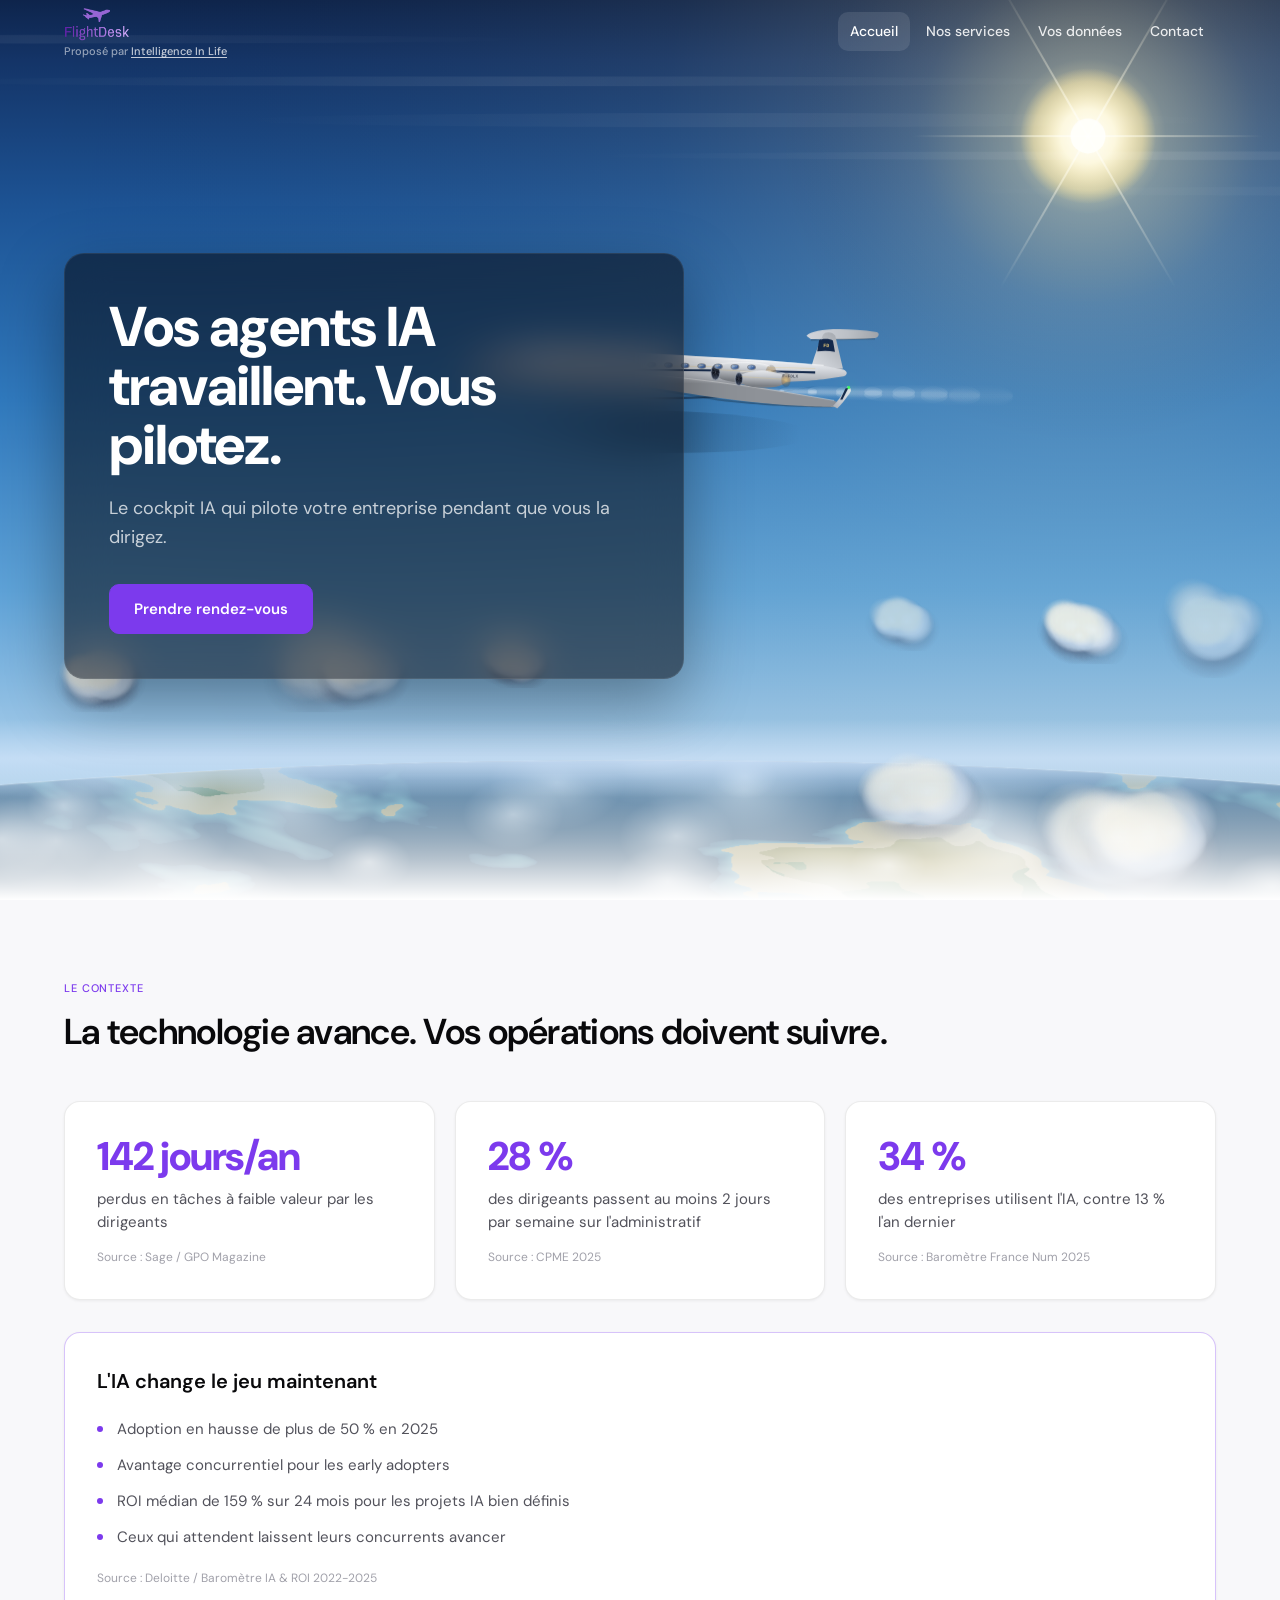
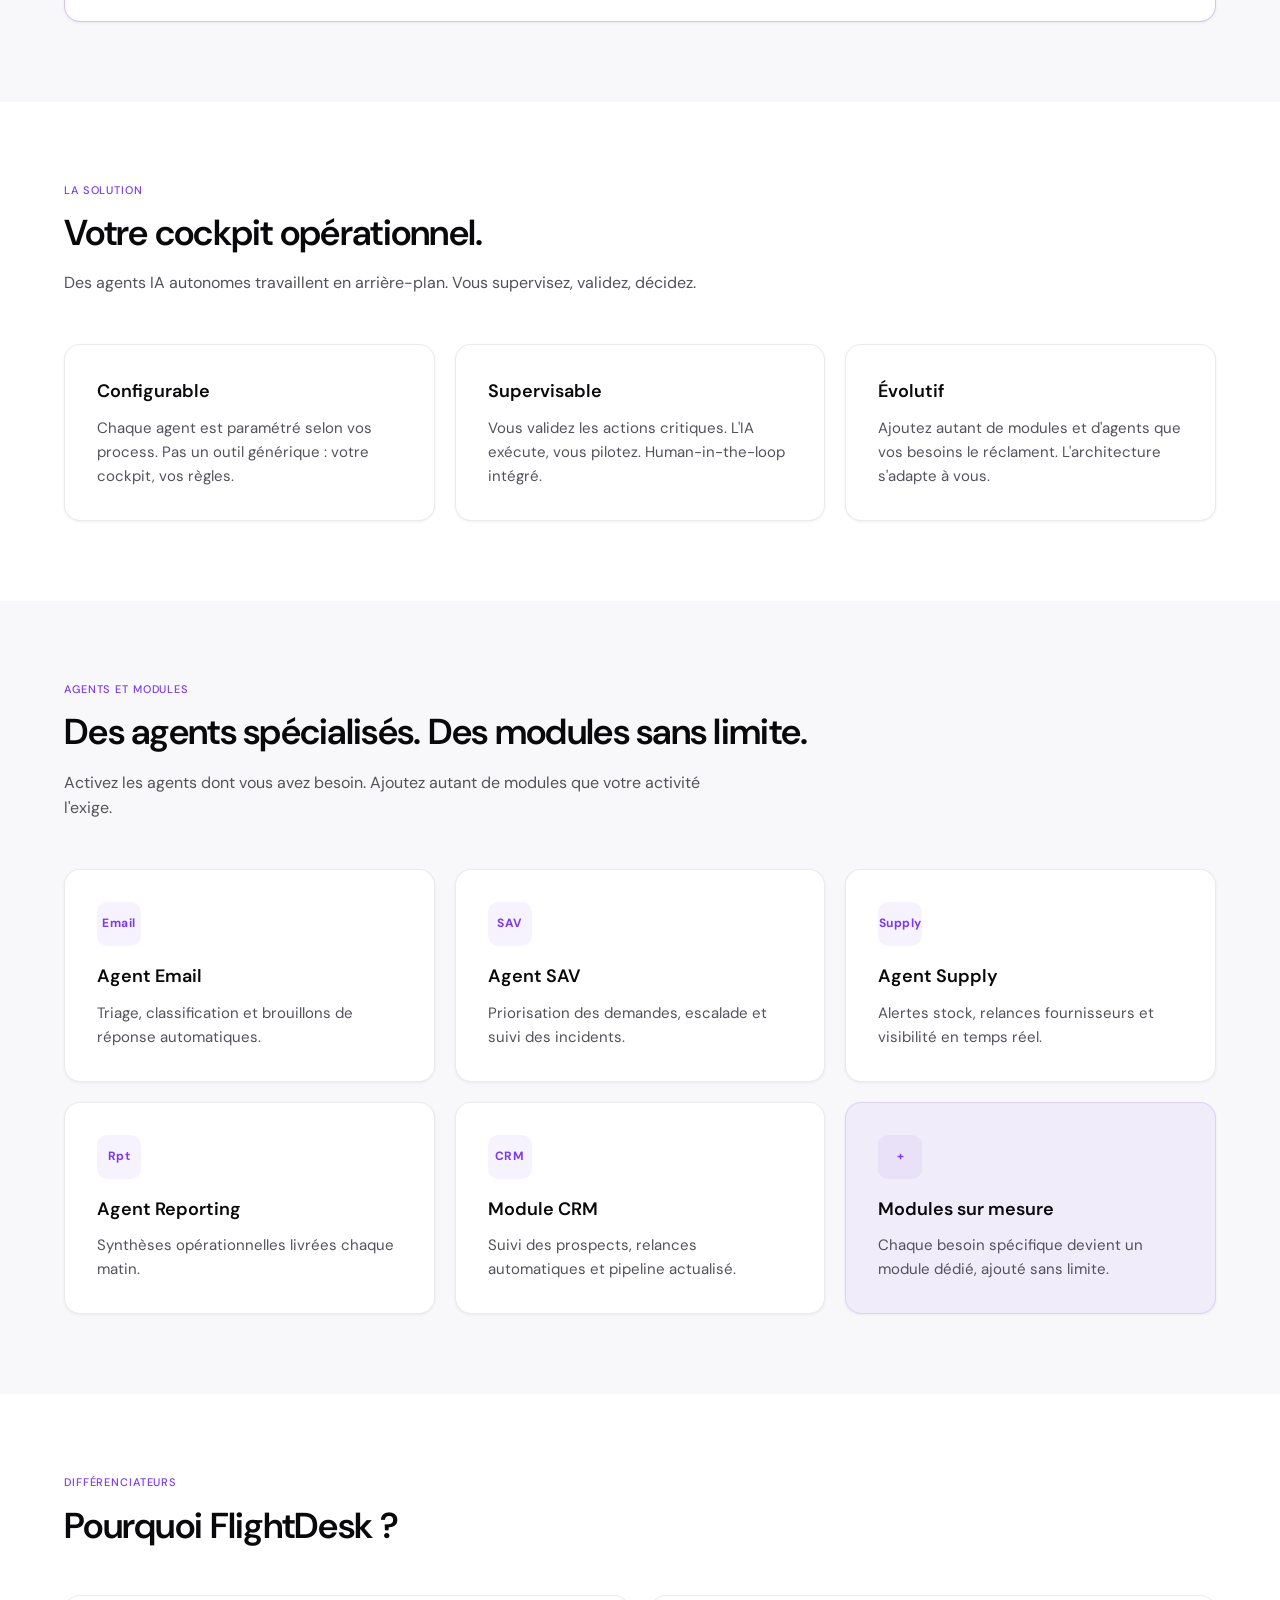
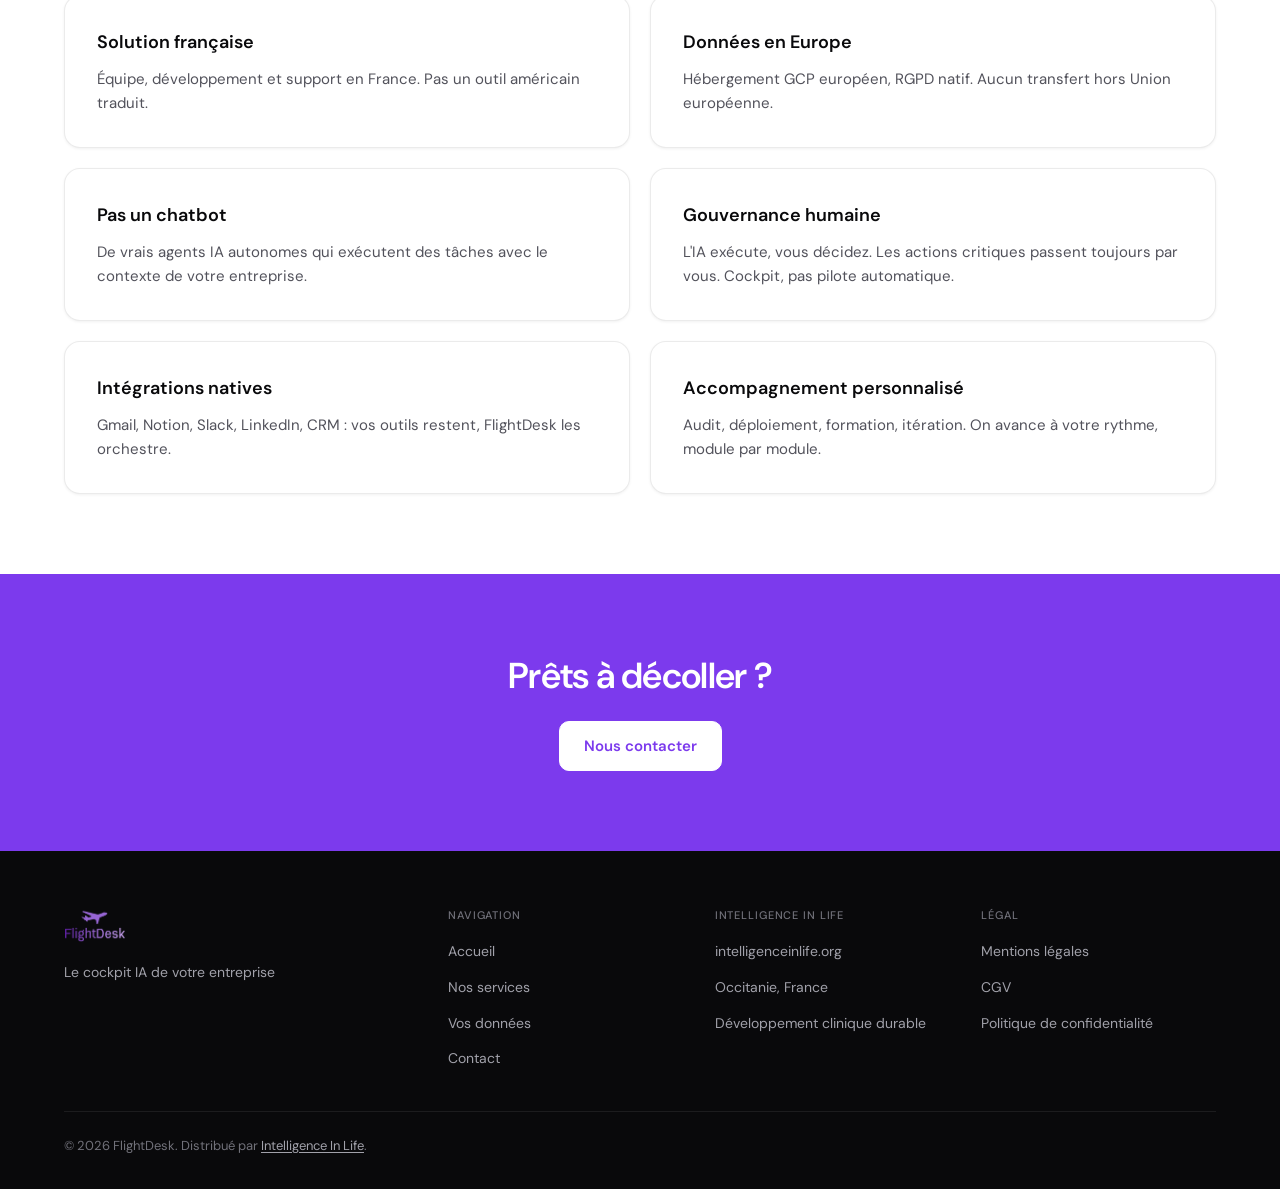
<file: index.html>
<!DOCTYPE html>
<html lang="fr">
<head>
  <meta charset="UTF-8">
  <meta name="viewport" content="width=device-width, initial-scale=1.0">
  <title>FlightDesk | Le cockpit IA de votre entreprise</title>
  <meta name="description" content="FlightDesk pilote vos opérations avec des agents IA configurables, supervisables et évolutifs. Solution française, données en Europe.">
  <link rel="icon" type="image/png" href="favicon.png">
  <link rel="icon" type="image/x-icon" href="favicon.ico">
  <link rel="preconnect" href="https://fonts.googleapis.com">
  <link rel="preconnect" href="https://fonts.gstatic.com" crossorigin>
  <link href="https://fonts.googleapis.com/css2?family=DM+Sans:ital,opsz,wght@0,9..40,300..800;1,9..40,300..800&display=swap" rel="stylesheet">
  <link rel="stylesheet" href="style.css">
</head>
<body class="page-home">

<header class="site-header">
  <div class="header-inner">
    <div class="header-brand-group">
      <a href="index.html" class="logo">
        <img src="assets/logo-flightdesk.png" alt="FlightDesk" height="40">
      </a>
      <p class="header-partner">Proposé par <a href="https://www.intelligenceinlife.org/" target="_blank" rel="noopener noreferrer">Intelligence In Life</a></p>
    </div>
    <button class="nav-toggle" type="button" aria-expanded="false" aria-controls="site-nav" aria-label="Menu">
      <span></span><span></span><span></span>
    </button>
    <nav id="site-nav" class="site-nav" aria-label="Principale">
      <ul class="nav-list">
        <li><a href="index.html" class="is-active">Accueil</a></li>
        <li><a href="services.html">Nos services</a></li>
        <li><a href="securite.html">Vos données</a></li>
        <li><a href="contact.html">Contact</a></li>
      </ul>
    </nav>
  </div>
</header>

<main>
  <section id="hero" class="hero">
    <div class="hero-media" aria-hidden="true">
      <div class="hero-media-fallback">
        <svg class="hero-fallback-jet" viewBox="0 0 560 120" xmlns="http://www.w3.org/2000/svg" aria-hidden="true">
          <g fill="#f2f4f7" opacity="0.9">
            <ellipse cx="280" cy="60" rx="240" ry="18"/>
            <path d="M 40 52 Q 60 32 100 32 L 420 48 L 460 52 L 460 68 L 100 72 Q 50 72 40 52 Z"/>
            <path d="M 180 52 L 380 88 L 400 92 L 400 98 L 220 78 Z" fill="#a8acb2"/>
            <path d="M 400 52 L 420 8 L 440 10 L 450 58 Z" fill="#c0c4cb"/>
          </g>
          <g stroke="#ffffff" stroke-width="3" opacity="0.35" fill="none">
            <line x1="460" y1="54" x2="550" y2="52"/>
            <line x1="460" y1="68" x2="550" y2="70"/>
          </g>
        </svg>
      </div>
      <div class="hero-media-shield" aria-hidden="true"></div>
    </div>
    <div class="hero-bottom-fade" aria-hidden="true"></div>
    <div class="hero-inner">
      <div class="hero-copy">
        <h1>Vos agents IA travaillent. Vous pilotez.</h1>
        <p class="hero-sub">Le cockpit IA qui pilote votre entreprise pendant que vous la dirigez.</p>
        <div class="hero-cta-row">
          <a href="contact.html" class="btn btn-primary">Prendre rendez-vous</a>
        </div>
      </div>
    </div>
  </section>

  <section id="contexte" class="section-alt fade-up">
    <div class="container">
      <div class="section-header">
        <div class="section-label">Le contexte</div>
        <h2 class="section-title">La technologie avance. Vos opérations doivent suivre.</h2>
      </div>
      <div class="stats-grid stagger-children">
        <div class="stat-card">
          <div class="stat-value">142 jours/an</div>
          <div class="stat-label">perdus en tâches à faible valeur par les dirigeants</div>
          <div class="stat-source">Source : Sage / GPO Magazine</div>
        </div>
        <div class="stat-card">
          <div class="stat-value">28&nbsp;%</div>
          <div class="stat-label">des dirigeants passent au moins 2 jours par semaine sur l'administratif</div>
          <div class="stat-source">Source : CPME 2025</div>
        </div>
        <div class="stat-card">
          <div class="stat-value">34&nbsp;%</div>
          <div class="stat-label">des entreprises utilisent l'IA, contre 13&nbsp;% l'an dernier</div>
          <div class="stat-source">Source : Baromètre France Num 2025</div>
        </div>
      </div>
      <div class="highlight-box fade-up">
        <h3>L'IA change le jeu maintenant</h3>
        <ul class="highlight-list">
          <li>Adoption en hausse de plus de 50&nbsp;% en 2025</li>
          <li>Avantage concurrentiel pour les early adopters</li>
          <li>ROI médian de 159&nbsp;% sur 24 mois pour les projets IA bien définis</li>
          <li>Ceux qui attendent laissent leurs concurrents avancer</li>
        </ul>
        <p class="highlight-source">Source : Deloitte / Baromètre IA &amp; ROI 2022-2025</p>
      </div>
    </div>
  </section>

  <section id="solution" class="section fade-up">
    <div class="container">
      <div class="section-header">
        <div class="section-label">La solution</div>
        <h2 class="section-title">Votre cockpit opérationnel.</h2>
        <p class="section-lead">Des agents IA autonomes travaillent en arrière-plan. Vous supervisez, validez, décidez.</p>
      </div>
      <div class="cards-grid cols-3 stagger-children">
        <article class="card">
          <h3>Configurable</h3>
          <p>Chaque agent est paramétré selon vos process. Pas un outil générique : votre cockpit, vos règles.</p>
        </article>
        <article class="card">
          <h3>Supervisable</h3>
          <p>Vous validez les actions critiques. L'IA exécute, vous pilotez. Human-in-the-loop intégré.</p>
        </article>
        <article class="card">
          <h3>Évolutif</h3>
          <p>Ajoutez autant de modules et d'agents que vos besoins le réclament. L'architecture s'adapte à vous.</p>
        </article>
      </div>
    </div>
  </section>

  <section id="agents" class="section-alt fade-up">
    <div class="container">
      <div class="section-header">
        <div class="section-label">Agents et modules</div>
        <h2 class="section-title">Des agents spécialisés. Des modules sans limite.</h2>
        <p class="section-lead">Activez les agents dont vous avez besoin. Ajoutez autant de modules que votre activité l'exige.</p>
      </div>
      <div class="cards-grid cols-3 stagger-children">
        <article class="card">
          <div class="card-icon">Email</div>
          <h3>Agent Email</h3>
          <p>Triage, classification et brouillons de réponse automatiques.</p>
        </article>
        <article class="card">
          <div class="card-icon">SAV</div>
          <h3>Agent SAV</h3>
          <p>Priorisation des demandes, escalade et suivi des incidents.</p>
        </article>
        <article class="card">
          <div class="card-icon">Supply</div>
          <h3>Agent Supply</h3>
          <p>Alertes stock, relances fournisseurs et visibilité en temps réel.</p>
        </article>
        <article class="card">
          <div class="card-icon">Rpt</div>
          <h3>Agent Reporting</h3>
          <p>Synthèses opérationnelles livrées chaque matin.</p>
        </article>
        <article class="card">
          <div class="card-icon">CRM</div>
          <h3>Module CRM</h3>
          <p>Suivi des prospects, relances automatiques et pipeline actualisé.</p>
        </article>
        <article class="card card-featured">
          <div class="card-icon">+</div>
          <h3>Modules sur mesure</h3>
          <p>Chaque besoin spécifique devient un module dédié, ajouté sans limite.</p>
        </article>
      </div>
    </div>
  </section>

  <section id="pourquoi" class="section fade-up">
    <div class="container">
      <div class="section-header">
        <div class="section-label">Différenciateurs</div>
        <h2 class="section-title">Pourquoi FlightDesk ?</h2>
      </div>
      <div class="cards-grid cols-2 stagger-children">
        <article class="card">
          <h3>Solution française</h3>
          <p>Équipe, développement et support en France. Pas un outil américain traduit.</p>
        </article>
        <article class="card">
          <h3>Données en Europe</h3>
          <p>Hébergement GCP européen, RGPD natif. Aucun transfert hors Union européenne.</p>
        </article>
        <article class="card">
          <h3>Pas un chatbot</h3>
          <p>De vrais agents IA autonomes qui exécutent des tâches avec le contexte de votre entreprise.</p>
        </article>
        <article class="card">
          <h3>Gouvernance humaine</h3>
          <p>L'IA exécute, vous décidez. Les actions critiques passent toujours par vous. Cockpit, pas pilote automatique.</p>
        </article>
        <article class="card">
          <h3>Intégrations natives</h3>
          <p>Gmail, Notion, Slack, LinkedIn, CRM : vos outils restent, FlightDesk les orchestre.</p>
        </article>
        <article class="card">
          <h3>Accompagnement personnalisé</h3>
          <p>Audit, déploiement, formation, itération. On avance à votre rythme, module par module.</p>
        </article>
      </div>
    </div>
  </section>

  <section class="cta-violet fade-up">
    <div class="container">
      <h2 class="section-title">Prêts à décoller ?</h2>
      <a href="contact.html" class="btn btn-white">Nous contacter</a>
    </div>
  </section>
</main>

<footer class="site-footer">
  <div class="container">
    <div class="footer-grid footer-grid-extended">
      <div class="footer-brand">
        <a href="index.html" class="logo">
          <img src="assets/logo-flightdesk.png" alt="FlightDesk" height="36">
        </a>
        <p class="footer-tagline">Le cockpit IA de votre entreprise</p>
      </div>
      <div class="footer-links">
        <h4>Navigation</h4>
        <ul>
          <li><a href="index.html">Accueil</a></li>
          <li><a href="services.html">Nos services</a></li>
          <li><a href="securite.html">Vos données</a></li>
          <li><a href="contact.html">Contact</a></li>
        </ul>
      </div>
      <div class="footer-links footer-contact">
        <h4>Intelligence In Life</h4>
        <ul>
          <li><a href="https://www.intelligenceinlife.org/" target="_blank" rel="noopener noreferrer">intelligenceinlife.org</a></li>
          <li><span>Occitanie, France</span></li>
          <li><span>Développement clinique durable</span></li>
        </ul>
      </div>
      <div class="footer-links">
        <h4>Légal</h4>
        <ul>
          <li><a href="#">Mentions légales</a></li>
          <li><a href="#">CGV</a></li>
          <li><a href="#">Politique de confidentialité</a></li>
        </ul>
      </div>
    </div>
    <div class="footer-bottom">
      <span>© 2026 FlightDesk. Distribué par <a href="https://www.intelligenceinlife.org/" target="_blank" rel="noopener noreferrer">Intelligence In Life</a>.</span>
    </div>
  </div>
</footer>

<script src="main.js"></script>
</body>
</html>
</file>
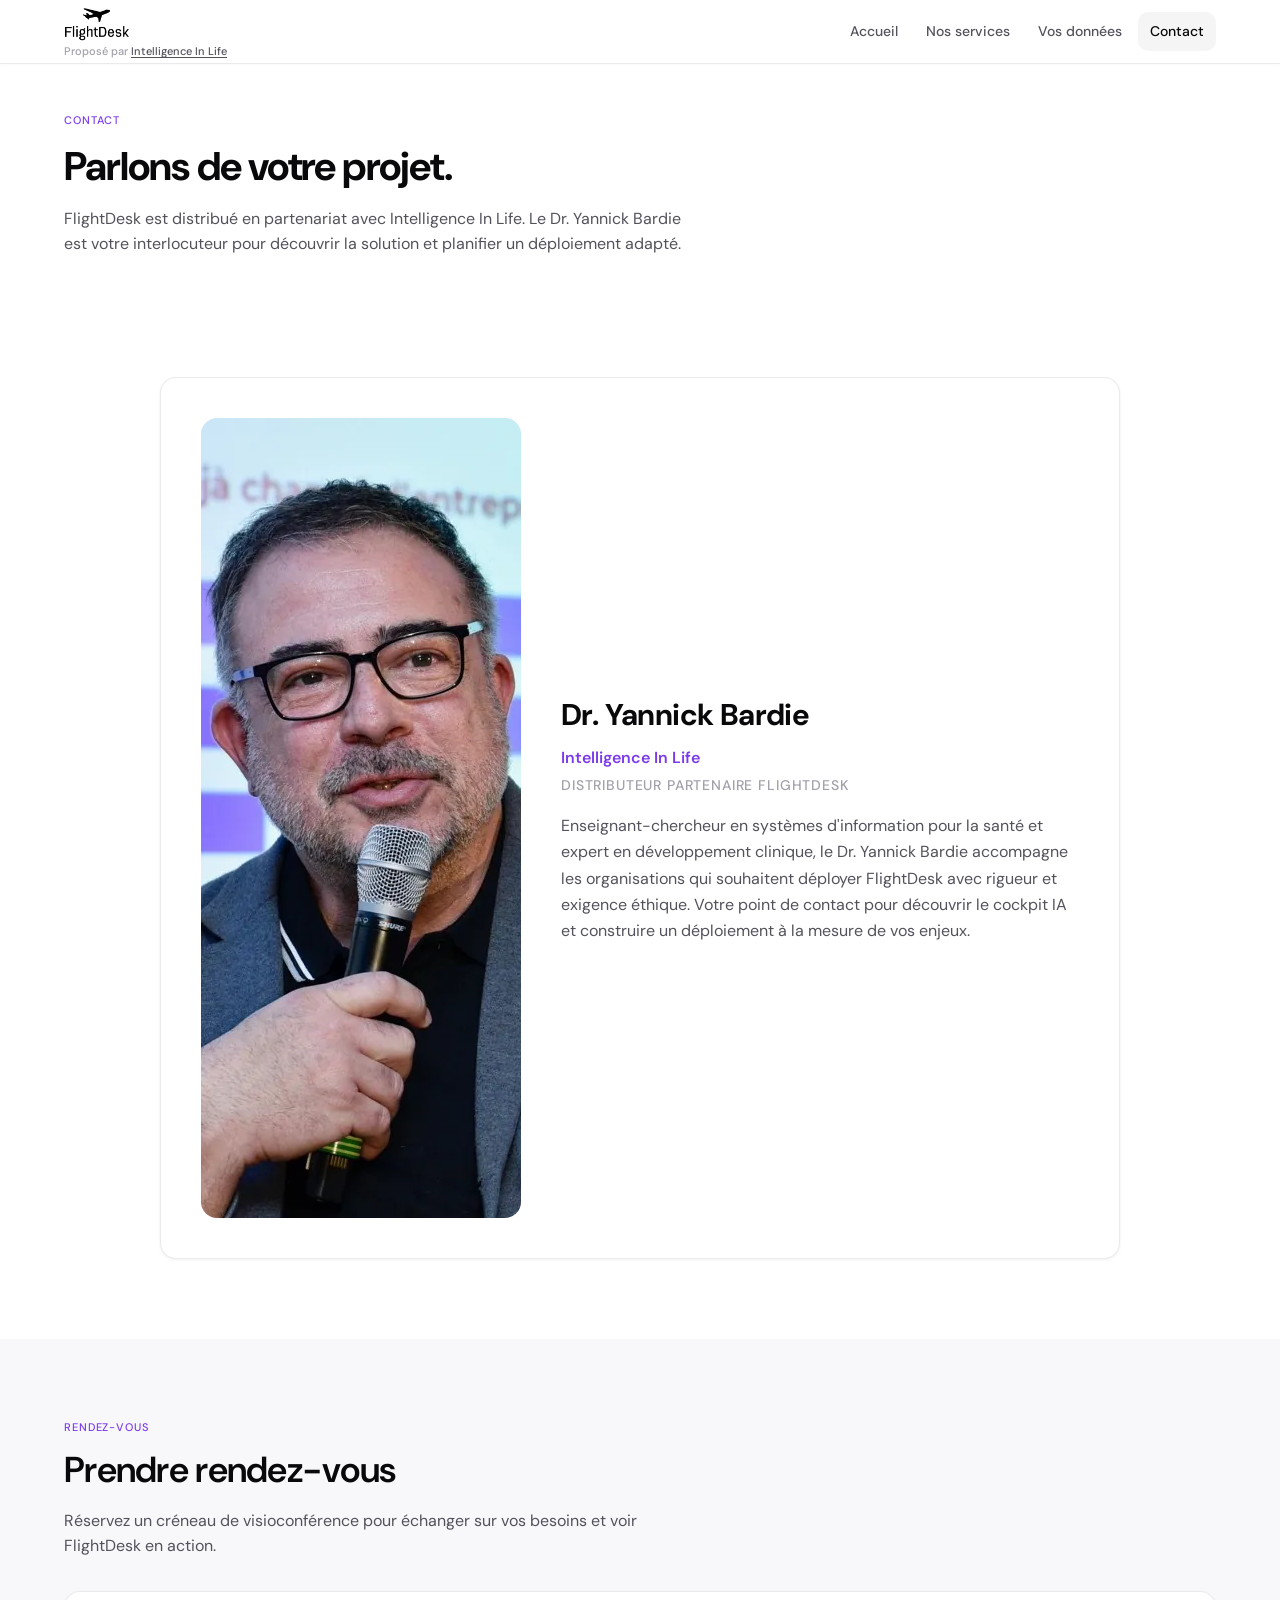
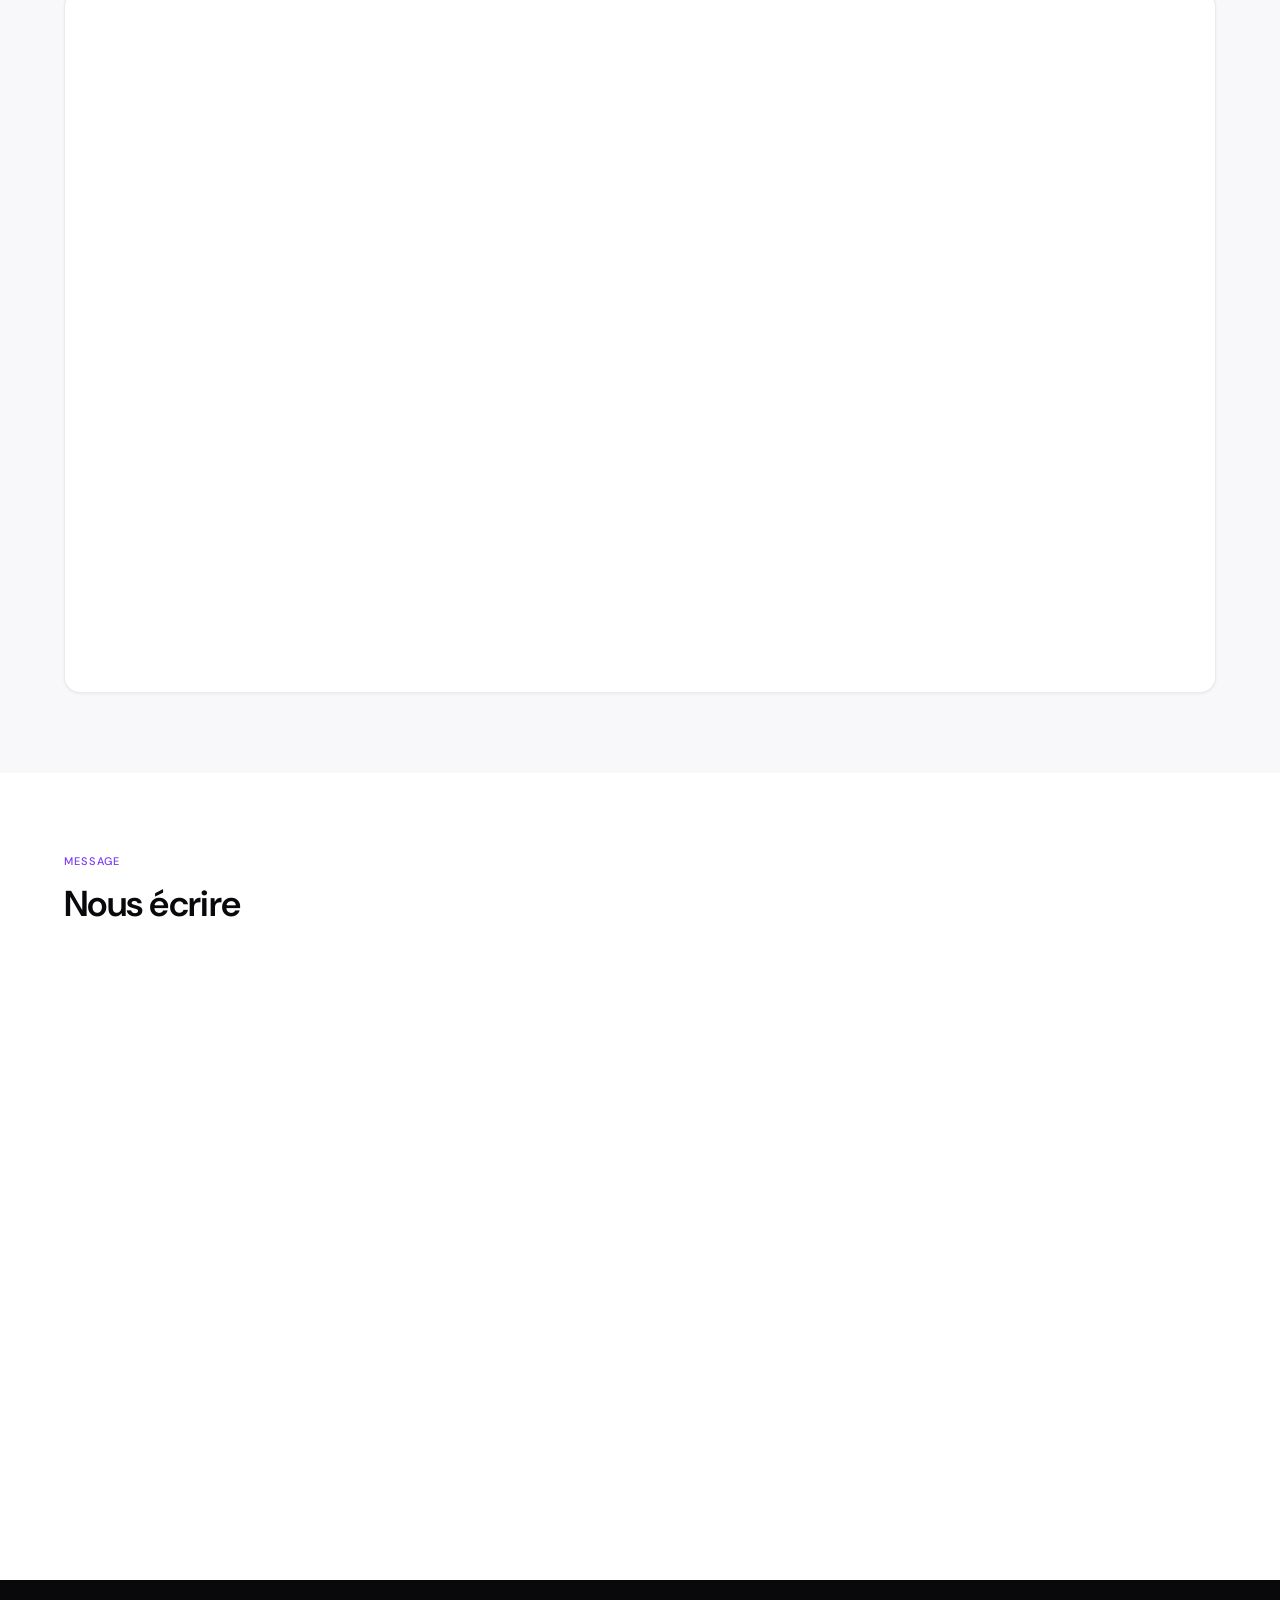
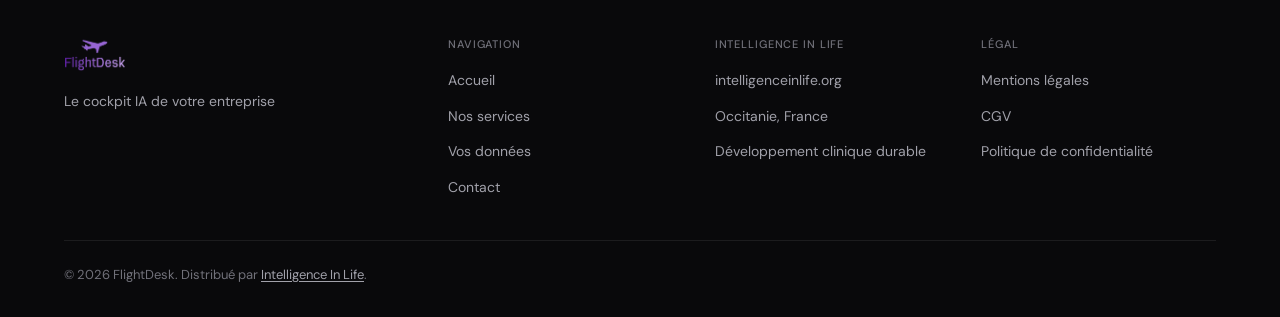
<file: contact.html>
<!DOCTYPE html>
<html lang="fr">
<head>
  <meta charset="UTF-8">
  <meta name="viewport" content="width=device-width, initial-scale=1.0">
  <title>Contact | FlightDesk</title>
  <meta name="description" content="Contactez le Dr. Yannick Bardie, distributeur partenaire FlightDesk chez Intelligence In Life. Réservez un créneau ou écrivez-nous.">
  <link rel="icon" type="image/png" href="favicon.png">
  <link rel="icon" type="image/x-icon" href="favicon.ico">
  <link rel="preconnect" href="https://fonts.googleapis.com">
  <link rel="preconnect" href="https://fonts.gstatic.com" crossorigin>
  <link href="https://fonts.googleapis.com/css2?family=DM+Sans:ital,opsz,wght@0,9..40,300..800;1,9..40,300..800&display=swap" rel="stylesheet">
  <link rel="stylesheet" href="style.css">
  <style>
    .contact-form-slot {
      background: none;
      border: none;
      min-height: 0;
      padding: 0;
      display: block;
      text-align: initial;
      overflow: hidden;
    }

    @media (max-width: 767px) {
      .contact-form-slot iframe {
        max-width: 100%;
      }
    }
  </style>
</head>
<body class="page-inner">

<header class="site-header is-scrolled">
  <div class="header-inner">
    <div class="header-brand-group">
      <a href="index.html" class="logo">
        <img src="assets/logo-flightdesk.png" alt="FlightDesk" height="40">
      </a>
      <p class="header-partner">Proposé par <a href="https://www.intelligenceinlife.org/" target="_blank" rel="noopener noreferrer">Intelligence In Life</a></p>
    </div>
    <button class="nav-toggle" type="button" aria-expanded="false" aria-controls="site-nav" aria-label="Menu">
      <span></span><span></span><span></span>
    </button>
    <nav id="site-nav" class="site-nav" aria-label="Principale">
      <ul class="nav-list">
        <li><a href="index.html">Accueil</a></li>
        <li><a href="services.html">Nos services</a></li>
        <li><a href="securite.html">Vos données</a></li>
        <li><a href="contact.html" class="is-active">Contact</a></li>
      </ul>
    </nav>
  </div>
</header>

<main>
  <section class="page-hero fade-up">
    <div class="container">
      <div class="section-label">Contact</div>
      <h1 class="section-title">Parlons de votre projet.</h1>
      <p class="section-lead">FlightDesk est distribué en partenariat avec Intelligence In Life. Le Dr. Yannick Bardie est votre interlocuteur pour découvrir la solution et planifier un déploiement adapté.</p>
    </div>
  </section>

  <section class="section contact-presenter fade-up">
    <div class="container">
      <div class="contact-presenter-card">
        <picture class="contact-presenter-media">
          <source srcset="assets/yannick-bardie.webp" type="image/webp">
          <img src="assets/yannick-bardie.jpg" alt="Dr. Yannick Bardie" class="contact-presenter-photo" width="800" height="800" loading="lazy">
        </picture>
        <div class="contact-presenter-copy">
          <h2 class="contact-presenter-name">Dr. Yannick Bardie</h2>
          <p class="contact-presenter-org">Intelligence In Life</p>
          <p class="contact-presenter-role">Distributeur partenaire FlightDesk</p>
          <p class="contact-presenter-bio">Enseignant-chercheur en systèmes d'information pour la santé et expert en développement clinique, le Dr. Yannick Bardie accompagne les organisations qui souhaitent déployer FlightDesk avec rigueur et exigence éthique. Votre point de contact pour découvrir le cockpit IA et construire un déploiement à la mesure de vos enjeux.</p>
        </div>
      </div>
    </div>
  </section>

  <section class="section section-alt contact-calendly fade-up">
    <div class="container">
      <div class="section-header">
        <div class="section-label">Rendez-vous</div>
        <h2 class="section-title">Prendre rendez-vous</h2>
        <p class="section-lead">Réservez un créneau de visioconférence pour échanger sur vos besoins et voir FlightDesk en action.</p>
      </div>
      <div class="calendly-wrap">
        <div class="calendly-inline-widget" data-url="https://calendly.com/yannickbardie/visio-avec-dr-yannick-bardie" style="min-width:320px;height:700px;"></div>
      </div>
    </div>
  </section>

  <section class="section contact-form-section fade-up">
    <div class="container">
      <div class="section-header">
        <div class="section-label">Message</div>
        <h2 class="section-title">Nous écrire</h2>
      </div>
      <div id="contact-form-placeholder" class="contact-form-slot">
        <iframe
          src="https://intelligenceinlife.org/form/formulaire.php"
          width="100%"
          height="550px"
          frameborder="0"
          scrolling="no"
          style="border: none; max-width: 600px; display: block; margin: 0 auto;"
          title="Formulaire de contact Intelligence In Life">
        </iframe>
      </div>
    </div>
  </section>
</main>

<footer class="site-footer">
  <div class="container">
    <div class="footer-grid footer-grid-extended">
      <div class="footer-brand">
        <a href="index.html" class="logo">
          <img src="assets/logo-flightdesk.png" alt="FlightDesk" height="36">
        </a>
        <p class="footer-tagline">Le cockpit IA de votre entreprise</p>
      </div>
      <div class="footer-links">
        <h4>Navigation</h4>
        <ul>
          <li><a href="index.html">Accueil</a></li>
          <li><a href="services.html">Nos services</a></li>
          <li><a href="securite.html">Vos données</a></li>
          <li><a href="contact.html">Contact</a></li>
        </ul>
      </div>
      <div class="footer-links footer-contact">
        <h4>Intelligence In Life</h4>
        <ul>
          <li><a href="https://www.intelligenceinlife.org/" target="_blank" rel="noopener noreferrer">intelligenceinlife.org</a></li>
          <li><span>Occitanie, France</span></li>
          <li><span>Développement clinique durable</span></li>
        </ul>
      </div>
      <div class="footer-links">
        <h4>Légal</h4>
        <ul>
          <li><a href="#">Mentions légales</a></li>
          <li><a href="#">CGV</a></li>
          <li><a href="#">Politique de confidentialité</a></li>
        </ul>
      </div>
    </div>
    <div class="footer-bottom">
      <span>© 2026 FlightDesk. Distribué par <a href="https://www.intelligenceinlife.org/" target="_blank" rel="noopener noreferrer">Intelligence In Life</a>.</span>
    </div>
  </div>
</footer>

<script type="text/javascript" src="https://assets.calendly.com/assets/external/widget.js" async></script>
<script src="main.js"></script>
</body>
</html>
</file>
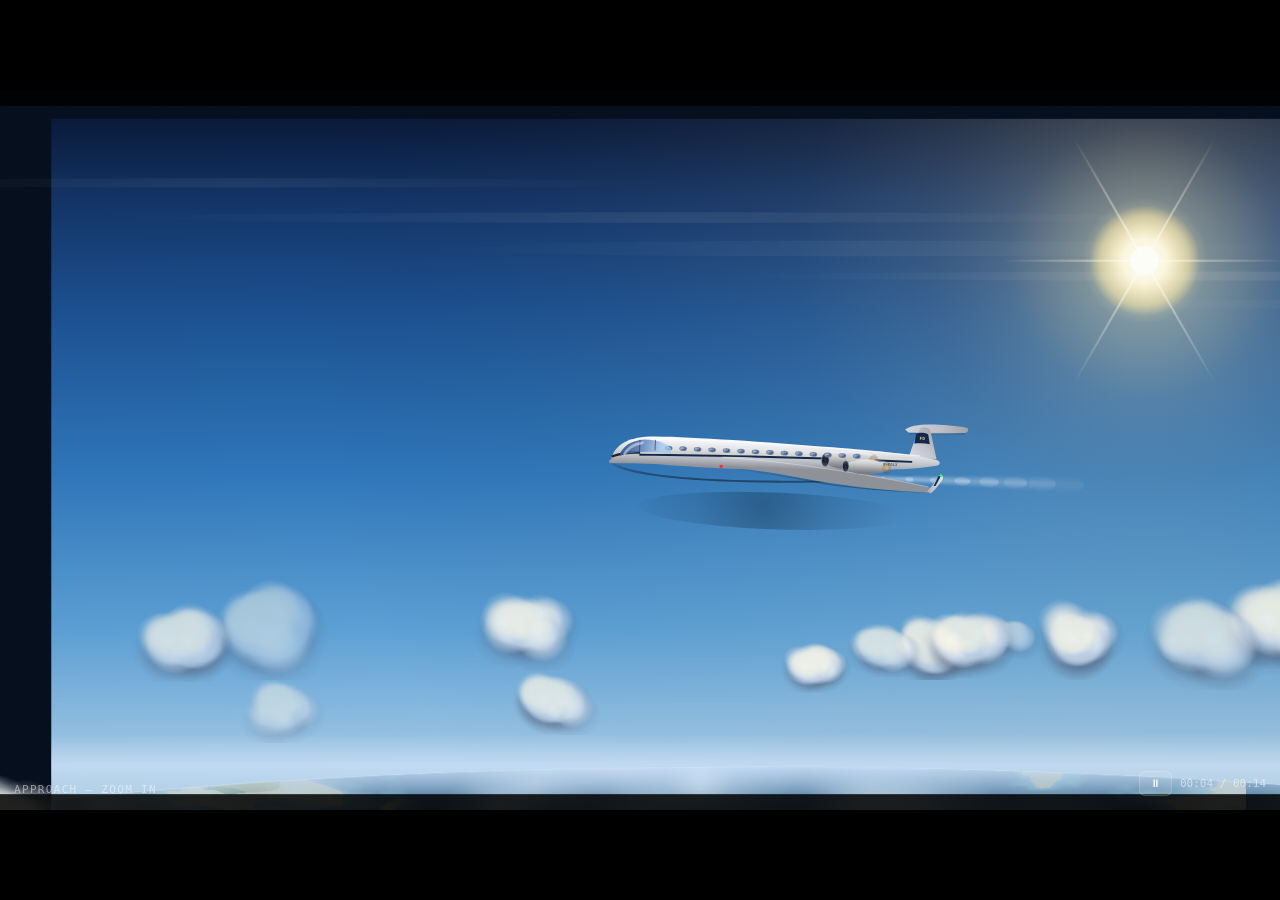
<file: Jet Animation Standalone (2).html>
<!DOCTYPE html>
<html>
<head>
  <meta charset="utf-8">
  <title>Jet Privé — Animation cinématique</title>
  <style>
    * { margin: 0; padding: 0; box-sizing: border-box; }
    body { background: #06101e; display: flex; align-items: center; justify-content: center; min-height: 100vh; font-family: -apple-system, BlinkMacSystemFont, sans-serif; }
    #__bundler_loading { position: fixed; bottom: 20px; right: 20px; font: 13px/1.4 -apple-system, BlinkMacSystemFont, sans-serif; color: #666; background: #fff; padding: 8px 14px; border-radius: 8px; box-shadow: 0 1px 4px rgba(0,0,0,0.12); z-index: 10000; }
    #__bundler_thumbnail { position: fixed; inset: 0; width: 100%; height: 100%; display: flex; align-items: center; justify-content: center; background: #06101e; z-index: 9999; }
    #__bundler_thumbnail svg { width: 100%; height: 100%; object-fit: contain; }
    #__bundler_placeholder { color: #999; font-size: 14px; }
  </style>
  <noscript>
    <style>#__bundler_loading { display: none; }</style>
    <div style="position:fixed;bottom:12px;left:12px;font:13px/1.4 -apple-system,BlinkMacSystemFont,sans-serif;color:#999;background:rgba(255,255,255,0.9);padding:6px 12px;border-radius:6px;box-shadow:0 1px 4px rgba(0,0,0,0.08);z-index:10000;">
      This page requires JavaScript to display.
    </div>
  </noscript>
</head>
<body>
  <div id="__bundler_thumbnail">
  <svg viewBox="0 0 1200 800" xmlns="http://www.w3.org/2000/svg">
    <defs>
      <linearGradient id="sky" x1="0" x2="0" y1="0" y2="1">
        <stop offset="0" stop-color="#0a1a3a"></stop>
        <stop offset="0.6" stop-color="#3079bd"></stop>
        <stop offset="1" stop-color="#d2e4f0"></stop>
      </linearGradient>
      <radialGradient id="sun" cx="0.78" cy="0.22" r="0.18">
        <stop offset="0" stop-color="#fff8dc" stop-opacity="1"></stop>
        <stop offset="1" stop-color="#fff8dc" stop-opacity="0"></stop>
      </radialGradient>
    </defs>
    <rect width="1200" height="800" fill="url(#sky)"></rect>
    <circle cx="936" cy="176" r="180" fill="url(#sun)"></circle>
    <!-- jet silhouette -->
    <g transform="translate(600 420)" fill="#f2f4f7">
      <ellipse cx="0" cy="0" rx="280" ry="22"></ellipse>
      <path d="M -260 -10 Q -240 -32 -200 -32 L 240 -12 L 280 -8 L 280 8 L -200 12 Q -250 12 -260 -10 Z"></path>
      <path d="M -40 -10 L 200 35 L 220 40 L 220 45 L 30 25 Z" fill="#a8acb2"></path>
      <path d="M 220 -10 L 240 -70 L 260 -68 L 270 -10 Z" fill="#c0c4cb"></path>
    </g>
    <!-- contrails -->
    <g stroke="#ffffff" stroke-width="4" opacity="0.55">
      <line x1="900" y1="410" x2="1180" y2="408"></line>
      <line x1="900" y1="430" x2="1180" y2="432"></line>
    </g>
  </svg>
</div>
  <div id="__bundler_loading">Unpacking...</div>

  <script>
    
document.addEventListener('DOMContentLoaded', async function() {
  const loading = document.getElementById('__bundler_loading');
  function setStatus(msg) { if (loading) loading.textContent = msg; }

  // Error sink persists across replaceWith since it's on window, not the DOM.
  window.addEventListener('error', function(e) {
    var p = document.body || document.documentElement;
    var d = document.getElementById('__bundler_err') || p.appendChild(document.createElement('div'));
    d.id = '__bundler_err';
    d.style.cssText = 'position:fixed;bottom:12px;left:12px;right:12px;font:12px/1.4 ui-monospace,monospace;background:#2a1215;color:#ff8a80;padding:10px 14px;border-radius:8px;border:1px solid #5c2b2e;z-index:99999;white-space:pre-wrap;max-height:40vh;overflow:auto';
    d.textContent = (d.textContent ? d.textContent + String.fromCharCode(10) : '') +
      '[bundle] ' + (e.message || e.type) +
      (e.filename ? ' (' + e.filename.slice(0, 60) + ':' + e.lineno + ')' : '');
  }, true);

  try {
    const manifestEl = document.querySelector('script[type="__bundler/manifest"]');
    const templateEl = document.querySelector('script[type="__bundler/template"]');
    if (!manifestEl || !templateEl) {
      setStatus('Error: missing bundle data');
      console.error('[bundler] Missing script tags — manifestEl:', !!manifestEl, 'templateEl:', !!templateEl);
      return;
    }

    const manifest = JSON.parse(manifestEl.textContent);
    let template = JSON.parse(templateEl.textContent);

    const uuids = Object.keys(manifest);
    setStatus('Unpacking ' + uuids.length + ' assets...');

    const blobUrls = {};
    await Promise.all(uuids.map(async (uuid) => {
      const entry = manifest[uuid];
      try {
        const binaryStr = atob(entry.data);
        const bytes = new Uint8Array(binaryStr.length);
        for (let i = 0; i < binaryStr.length; i++) bytes[i] = binaryStr.charCodeAt(i);

        let finalBytes = bytes;
        if (entry.compressed) {
          if (typeof DecompressionStream !== 'undefined') {
            const ds = new DecompressionStream('gzip');
            const writer = ds.writable.getWriter();
            const reader = ds.readable.getReader();
            writer.write(bytes);
            writer.close();
            const chunks = [];
            let totalLen = 0;
            while (true) {
              const { done, value } = await reader.read();
              if (done) break;
              chunks.push(value);
              totalLen += value.length;
            }
            finalBytes = new Uint8Array(totalLen);
            let offset = 0;
            for (const chunk of chunks) { finalBytes.set(chunk, offset); offset += chunk.length; }
          } else {
            console.warn('DecompressionStream not available, asset ' + uuid + ' may not render');
          }
        }

        blobUrls[uuid] = URL.createObjectURL(new Blob([finalBytes], { type: entry.mime }));
      } catch (err) {
        console.error('Failed to decode asset ' + uuid + ':', err);
        blobUrls[uuid] = URL.createObjectURL(new Blob([], { type: entry.mime }));
      }
    }));

    const extResEl = document.querySelector('script[type="__bundler/ext_resources"]');
    const extResources = extResEl ? JSON.parse(extResEl.textContent) : [];
    const resourceMap = {};
    for (const entry of extResources) {
      if (blobUrls[entry.uuid]) resourceMap[entry.id] = blobUrls[entry.uuid];
    }

    setStatus('Rendering...');
    for (const uuid of uuids) template = template.split(uuid).join(blobUrls[uuid]);

    // Strip integrity + crossorigin — blob URLs from a file:// document inherit
    // a null origin, so crossorigin forces a CORS fetch that SRI then rejects.
    // The manifest bytes are ours; SRI protects against CDN compromise, not this.
    template = template.replace(/\s+integrity="[^"]*"/gi, '').replace(/\s+crossorigin="[^"]*"/gi, '');

    const resourceScript = '<script>window.__resources = ' +
      JSON.stringify(resourceMap).split('</' + 'script>').join('<\\/' + 'script>') +
      ';</' + 'script>';
    // Inject after <head> so the DOCTYPE stays first; prepending the script
    // would push the parser into quirks mode. DOMParser always emits a <head>
    // (synthesizing one if the source HTML omitted it) but may carry
    // attributes through, so match the full opening tag. slice() rather than
    // replace() keeps us clear of $-pattern substitution in resourceScript.
    const headOpen = template.match(/<head[^>]*>/i);
    if (headOpen) {
      const i = headOpen.index + headOpen[0].length;
      template = template.slice(0, i) + resourceScript + template.slice(i);
    }

    // Parse the template and swap the root element. Scripts inserted via
    // DOMParser/replaceWith are inert per spec — re-create each with
    // createElement so they execute, awaiting onload for src scripts to
    // preserve ordering (React before ReactDOM before Babel before text/babel).
    const doc = new DOMParser().parseFromString(template, 'text/html');
    document.documentElement.replaceWith(doc.documentElement);
    const dead = Array.from(document.scripts);
    for (const old of dead) {
      const s = document.createElement('script');
      for (const a of old.attributes) s.setAttribute(a.name, a.value);
      s.textContent = old.textContent;
      // text/babel scripts with a src: fetch and inline. transformScriptTags
      // does XHR against the src, but blob:null/ from a file:// origin is
      // silently dropped. Inlining makes it a plain inline babel script,
      // which transformScriptTags handles unconditionally.
      if ((s.type === 'text/babel' || s.type === 'text/jsx') && s.src) {
        const r = await fetch(s.src);
        s.textContent = await r.text();
        s.removeAttribute('src');
      }
      const p = s.src ? new Promise(function(r) { s.onload = s.onerror = r; }) : null;
      old.replaceWith(s);
      if (p) await p;
    }
    // Babel standalone auto-transforms type=text/babel on DOMContentLoaded,
    // which fired before we swapped the document. Trigger manually if present.
    if (window.Babel && typeof window.Babel.transformScriptTags === 'function') {
      window.Babel.transformScriptTags();
    }
  } catch (err) {
    setStatus('Error unpacking: ' + err.message);
    console.error('Bundle unpack error:', err);
  }
});

  </script>

  <script type="__bundler/manifest">
{"0f81d65f-6d4d-4e22-8e1e-71eb0640d55a":{"mime":"application/javascript","compressed":true,"data":"H4sIAAAAAAAAE61b/W7bSJL/P09RgBcQZTdpsklKVDw+wJl8jBfZZBD7dg67WGBaZFPimSYFsmXJF2RxD3FPeE9yqOKHSIqk5b3BTJI2Wd3sqvrVR1e1Ly/hmxRxlKvIh00WPQkl4T+lgv/97/+BT9s4zFUmxaOeq+dYwiZLwyiWb3ZREqQ74+P7P0sF16CF28RXUZpo0+9vAC4v4X0mdjkIsC8d2Mgs30hfRU8SniK5gzQE0fxWMSX330Lui1hCKHyVZqBZcA3/nJvmZg+7KJDTgm4pkoebZBXLt5ClcQxRApkIIpHkbwCqjUCQid2fpdJ8tWfg459nBrnPQMSbtWCg2GGha5O2DeCrvZGLJ6lNr+qfVSaSPBZKasUqjVdZqvB5vU7jFTGi4fdyv/F4FadLEd/gFuC62MrVG3p7eQnX19dw98vN+6+/4bCYkya5gnwF1zTdz6RQ8htyG39CpmWiNJPBwmVg0v844p5ZfjJfGSIIfk7jNLtT6UYz2SRbLYVmMm4yx2SmYfPpZIjYcI/IrWFyqyam/2o63HcYxfEdAega8tXh+VKuouRXodZNgcs4jja51LjJwDJN4oeB7VUs/kWotfHr7TnvfADXaIry569f7r/d3H6+A03togTCLH0EmayiRObTWsJhmmmxVPBwbV49/MSvHi4uSjBU0pfPcA2cwwU8nDtX5atqWnRtXkU/eVdRY1o1MdjTRBMuIDp33avO61AEKA/NAh2iS28K56ChQkCHh3PTMN1pd4bawTXMaDnL8Lpvd+kSrgvp5FGiqXPLcIjWNGa0ecuYT88tg3cnttH1OUqkyGp0BXsG8vlily51tWNw+PFC7RobPAIaFGjgrsuqPwdM9M0wXAa/H83503cU04/p78MzrZe/1cXgqv3qCIZdKB64ZmAX+nQYoDz6IdmFZfHkx5vi7yZIf/n67fZvX7/c33yGu/ubd7efb//24RtoS+E/QCyeZcZgKddREkC4zWUsVnLacQ7rfFR/aDy6xxk43GT6vNrhusc1nAVO4AXhZHrV89qYscnZ0vdNf9ZLYLHJ2UIKLrwhw1+/aPmP6ZO8TzXueUyfe9Mm9X9FMvt5m9F72zSZvkCf4LhMR4/nWC7TvfngDOLdm1VC8HAGZ/p8NvyNOUmLgc3LAV/MGvIjecdpLksejtSNAW0tgnQH2ySQGeRKLHvF0vKahuVNJydKqdoPPYyjhBit2Dp+aLcf0vTZonw4yEoTq3/98O3+9uebz/Dx9ksHhE/jGFyYTLfcUmG1Zp96IChNacsaQkcUhuOyyZnv+X7Ah4gQicIT/pIPIfHpVCAuPKZzPg5EG4Foukx3cWB5TK/Db88MzhGoDGzbLRBpO4ivRWNGqSDbdZnOR5ZCWVpeiVAcHG/3JYSGUUIojZJVQ5lhvh7TJn2PQjIO6u+F+Xoo2WgnBEeEncyBbGBAc2G+fqXqekXaeljIsXzYkbGNol2UCuZWQ8YnyTcRT8+QqyzaSLiAOF2l/S7gzLK554gTLd+2LKbPzf4doyecOwgwXg1mBfURwBB57sAyyLjLS0DTwPQK6tPAdcyi9PzFvMlimCZ4dpgs0ziAxWYP20h/TJM03whfsnrUmKHkXt3E0Sq5nvgyUTKbtD92L/dKm3x8P0FsOgx01+u4sI//fvfh882nD3S6idNkBTKWK5EoUNulrJ3a5SWodANrEYeg5dskjtS0aSD36WbMQkymOzNKDKzaOu7TTdeXYZJ0Fi7DZehPRsgsj03OQjO0QmeMjDxjIIJA8jGyOZItvaXvj5BZxd4WfOEu/EFbvE83I4BF+Ke5BB8h1YWwjriC4fCr2xZnoHMP/8J4rTuoT04PHPfwCVRTvokSCSoFJaJ4aEEL3bPuzEktusMZWA6O7OFNcJsIKPab5W7Q54HOncYORBSDijbH/nvGgBzLkAOfIUsUFmmEq9Oc2WFxygMFAXUp4/[base64]/bUUCjcKWh6tEqG2mawCdGFmRWUrn/4RgVrnM/QWI4qwyJ0gDi1yNmhzmGuA3mKuEm3xZtjey0VIsbQy+U/axEmyKkW1woi8iZJKMMv0SR5Ed6hxqSx9kCMRHql/iwKF6aRpzF4lNMt+UWrzSmqYmJWyaSbSxf5a7iKLVmsFQZrlIoZMhrGkauEQS8dlBTLQfg55VVl5mUMP92q7IxwW0cplUAzMOvK4vQyevn/Oh/ZvnepcTNrISxZLgdOu46ZVwHtUPZQviERF+ioWmYSNSGQM2qNQSsIyFv7DgFkSn5bLLK/[base64]/oIMVhK0MM12IgtQlnIDUQ75Os1QikJBlqaK0aGh+FlFm+mQip0KM1apaoLLMMooMUME4L8oVdtpBmRMM6NNJ5XuZJNuGciLAZocxtb6xIZLZCKKa14ptVQpsTWWAFMqaJehGn/gI2m7VWWQrlvmglies14FbAIiFc3yKJBlYtdE5btxVBYZRc347t2JKV2X0OoQNnslR/[base64]/kO2wqu5NccOrwedKelecCG/HskNpmCO5X5LyVEin3FT7Wl/6IIwBtzeoU5O3ZrDi9dIuTYHcpXavx8KSc4MOXT7dfPtyBlkmR6Y/pNlEyYHA47pSNdx2b/JtY+PJRJurQVfr79/1ba+4yeH5LqQ51st9ahvmDfd+/5egEnt/qvHphGp774x9GmGYfhL/WNMkgCvbT63+rm6idnnpZyqu76tLA5prx3HpdtM9l8S++pkFNcnkJm+e4zNv7dFR2oppL9jT5Wjk5L/KCpvSbeVwrx3OpVNHO+vjh2SjWysOoL+NYwjINnqvlyVUko56iLPSbDS8BkPS5idAMeehOhokMB/1EEJjBCBU5irmYS8+ZtOTQlHayOkHMVScVY04ZdgYb+tAvsyhR4gFzNMxcpyeii7oyh056IeQoUQ/jNyow0uHeSuMtZ+O8gWTCY5aJxw+r0XfuITfQyIsZjstcl80xri3c0VmHMpHJFiazLExGZtNhjeASQzrpaKOqC/bool8LoUjwKBbIHCvjSxXLlip6Yjie1jHHsKggVh+f+0oE9Z2G6nrF8tq8Wv7kXS17rlfgDZolnFdbvsTLDupwQ2MQji27xwSw/aI0aFrVT3NNTM/n7HCtQkzP69JEm+tuo78J2ix6fElKM5NZc8QQIsIbEZNluH+Qcrv7xmeZzFWayZbO5X4ttrlq2ZDcr8dMyC0MnReJjdtyWHJ/1Cms0j0yIizMmqUQRiYd6q0kO26ymVkkicOTujn9iBHJ/fokMVf8lQnjiWZUBYB2Gvz6ItSr4NET9hyvrCj2pFWHgmRZ9XCOA2IXQlX1sLhnVZZWX+LN5oybFrM4Z6YxP8lBnMKaS62RfsYws8R8q2DKGeWpxyx+HBdi3n/97Y6KLxuR55KKBFm6gwvwU/9hE7VqLVRp9sUySqp6c/O08GuaR1iVzOEa/[base64]/JvSrxokkbp7uq2kWBVkA2jhTsRPY4HdhU4xYfdymo/em7adC9uTqM4g1Ge4pA+zH9/VU86BbeFNw963gbA4eWwU/mJd8msIqjRI2CuO1s56/E8AUvtocitgybYevjlA02fUrlMxDcuZ9JmYD2uI1VpGNNvFlb8EdRXlav7aKV22pGDQDcoZz0CHpH5P3g9oZnVNjGYI3lFU4eYj7c7/RPrECUVfSxHvWi4L8u4RfyoNbKSHFNR/iCbi+QmNpLRcsUS5rt/kd1CCxejTToSiUUrfV5FVd7OHipXFEBhDwyBNFTlKOTHy2mOSZzZsz1WvnlYPrwotiLFog97x6Ei85If4758qJ0w8P2jk7XXtk+6lm0IY5DS4/u7QD98sJo16hTYXRPbhzxhTPa59a510Bd1RCrUNffOKLO0hgg57REQebUQFp0mwsnFYq+3PwVPt9++uX+rnOZcxlHyQOlWy5c4N/n5LbEMtcat8vt6UH8mQxgk2aqqPNqsQxVv8wPocGhdB0Dw/yCPnhuGnYdC0jJVPgnB0I1nTDkpmNOugTv4i2+L9bgAy1YeiAyXytr1xgB3Rc98tFHzJrjFfnkXIlsmWLDqHkB6Bhkrkn4WpTxf5hH2wxDd5BHy3mBu7KwiIHR+/9wR3ea0MiWsoGL4kH1OwabdKf14sLg02m7yTGQHOAfGzFQLPyC8kPh+0OCKRY45wOu6yAfsjDqY/yL6j8gfhXlKhPkapRYjSi/cLt0Np1Ph+4/en/g/Uf94/vP/zHBBlLlF2qq9u8fNTr+rfMN/YpCJrGZAd/LX6T6cfXmxxRf/x9bcTq4MTYAAA=="},"ddb6b329-8dc4-4b75-8f9a-f7879ef56787":{"mime":"application/javascript","compressed":true,"data":"H4sIAAAAAAAAE61Y7W7ruBH9n6cYYG8RyWZkfVi2c13vn+xHFmi3i2SBJFgUvbREW4RlUSCp2GpgoA+xT9gnKYaSbMmOk9zd/khgUXOGw5nD4REHA7hjNOVK8wjUqoQ+PIu0WDMteQRRKopYQR9UkV1seBaLjfPDd/erEmZgLYos0lxklv1yARCJTGl4iVK6zgmkTOYEZBYTWMzXBNRaCJ0ozfIdzGDvaXpxATAYwLpINb9KaclkNScsOEtj+O9/focAaKq5LmKmKuPKzIUZpGIDUbEu0kKBtRCSLaUostgm4MEM1jwm4MMMEr5MIOJSFmofqJnlhkYJgxm87JpAfmQZk1QzyKWIWFxImkJeLBZlHZbKJdcMtACxWKhIMpZBRLNnqsCK0FtsXwA0mYE1XbEbBN4bnKUYiwlsCCQEU/odlyZ3TVArhon98ukF7Xb/+vSywX8J/qusHS1+4FsWW769+zI1SL6wDmv5bcXKf9ogmS5kBkfj09ZMEcwgFlGxZpl2IsmoZt+nDJ+sy2o9l3Zt72x4rBOs2hQiJ2F8mWhMatvdFmYQOUumb0Sm2VZbl37cOBgMTAYhF4pjUpSpqkY3aVnhJeUZi2HDdcL3+cQnyGkc82zZmgp9/Qwz8Hzow9+pTpxFKoS0ZBab9PbGTmD3JnZntRjfZuATiDDBSc91wrBtkNP4EU16ruO7U6jDXjGWm/kU8EzxmIFOuII1lUueddFPtdvAbbtd0+0dzKoo1zyzcBpizG3ogetcT48WpmAGv9WFWghppUwDn7lT/lez7Cnv92vCNCiaLWEG+8V7geP1ec9zxjiDmfiXn6AH/rSDkjTGHew6Xgh9aKeuz3uB49kmQ+jC2ge/IUnPxxdek9x95Jg7s/GtaNtUJRLKotkSfUgam1U/9jzHI7C5an4f+3k6+CkbP4pnLT8mbWFYJRGDJJBc1b9Hx+7u9u4s13FH7ZWGTtjnPR+p4jqei943BDyfmJrtHZmaOHmhEutl+zl/JFB+zp8IyM/53a622jUsV0JqmJdQgjWn0QqbxEKKTNsXB1doY1mUzO3Zt9Qpr+ZOaZveYzx4hkyq2iFKLDSohMZiA3MRly0vCyG/p1Fi5bNvu2xALmzr/XxHY07THyWNOW7r3NkSyJ2ynzsSiUrAxefjQfzhOcE+A0uHxvGNSIW81yK3XHIpl3NqjV0y8YnnTojrDF378qy9E9aIiUuufeJ5iPDfQHin9i3jrbPgaXqvyxT79vIwPGdLnv1CdWLZU9g6VEbHK/bD/erM2uvN0fMNAN1aTUVbJfGz+FASLANYax6DFhmz/08V6VTCxPhe9v1gQvyhT/[base64]/eBZUFo06wqfdRS38bvkyuWqEZi0WQWnJ6OrQjglQvRYqT5jkUVvnxZJubgzGivSWwAOBWwK6EXd66yj6zJoQ8XmZijlNb8TayCL2jxxlJ7qawWWlKy9fkwHhKxIA6XPbwyNuAn3gPddxh3b7+NQ4hAc9t3vDLrmQjRbvPWB/REGleyMb/gLWQ89zhjZcgXnTxWxgZobDRjvUkgHHgq4pysZgbzV2xnYvPGU35qPi9994xqjc83tLoCSw7W8IlOcJDW1GV3/vnEjw5QTx6aXOkQnVNknc2V/OE/ydWXFNr3IcX7RZ3hpmacpzxaxt32jVklSaNTGM75L+aBaro0VwVDKlhawpt6tJjh9uyzq5htQtOoOKqNZM8mwJygRtYQeNUQPP04IRSITk/xYZ5DRl9jH771flvmytLaCK7KnzifNmvd1mpbeHb4ciz5k8BMrgqoopo8+VJDqpr4uU+MalHg1oU5ATI88YecNgOBqfNULJcPmNF4fB9fCs0dAYBe74eh6fNRoZo3BBg3hy1mhiYrpeRBN23ujaR6PYZ8OFe8bIq1PAJowt/MtW13mFkc3wHYuwAC55ILdd0hQZ9GGZUskqESTxQCWQJ0KLpaR5ctoL74usw4JHAqrhwWAAdD03FGzTb4kf89YzkyVseMza5zRdzzusOToFK++GN83P29bXBV3P3+wYKFVC4jqBv9++pxDHCzuooUt8F3WUN3kLNeyA/JB4IYLc0XnQvrNgLdxWTzmuH13P36lgdbXCY0hoKlr5xMevTqhJUOUV8R9K6fVBIryCcdxJN6dhndPx2zC/W4ogJN4IYf7bsLAL813i+UfFOIV9uBoI/Ug5qt0DkZCsfUEhJPsDFXHH+2sOyd49Fl3iHcI/BRyR9bUivoaanBRjjFl9C9Q9PAO32hVnU4sODm86ChEHUCN2k3KiEI+PycEAYq5Wr852mjXXuZ7Yl18TgTf5SAgpyxQsTF+theZZtaglzVRK8QaxaqV/WkiOzt4l8cPF0eBIzqUsM1oT2173jXrnXG+y0dwK9VKWke4FDw7thY16U+XtO8Wo/Q1yjPFexRxpNKWlWLGm+Koj01KesYf68tNvvzij39bimf0qcLX2sZtfhfVV6z+E9hFpV3/RvBxdN5PWdwk5VmmkOah304udjc7+B/Q45cQLGAAA"},"702afaac-0df6-4400-91a5-f8a76f9d1e63":{"mime":"application/javascript","compressed":true,"data":"H4sIAAAAAAAAE70Z7W7byPG/n2IOuFRLmaJIWXIc+5SDz3bOvuZiw3LgokHQrMmltDHJZZerr/MZ6Bv0T9FHKfo89yTF7C4pkpaDu2tRILFI7nztfO7M9vvwI+UZ0IynVHGRQSJEvkPieRbiK3EedgBCkRUKHsKEprkLjBbM/L2cK/NwkblQpEKoWaFY/ghjWPIsEkvvzelRhR8uYAyRCOcpy5Q3ZeosYfj43foiIp1w0XFqsGoFYwgXCHYiMsVWinQGUR1kNo++RG82b0Cr9EvAKq3D5vmXYPMcYXcA+n0459NZ7/TqAoqQJjyb7gAkTMGtC+cunF5dbxQRsQUP2RVfseQaFQ0//wwBsiw1DZIV/CdmFF5KIislfCfmWcSz6UnCWaauWaiIlhiAx0R6Sx6pGXwDge+AZGouM7N4C2Owq0dwrl9mjE9nCvmT2+6rfrBv6YQLS2UMP1I18yRyJLfQxY1sYCx6A+i8CaRWXsHUjaRZEQuZktOraxd8/a961LCPO1BtG9+trmgUnS1Ypt7yQrGMSdIxQB3XQn8ZOBE0aoL2+/C+YHCtv1zeFUwumIRYSFSzojxjEnAJwhnNpqzY0Vq1DJpYTfMIGEPGli3KpMYaQApPmAUSLqpt9/tAk0JAEc5YNE8YUIjZEiKW0DWLrPAFKAEhVeEMEqoYJHQt5moH4MPIdyHAPyMfnwa+/9GLhTyj4YxEMH4NaACeMjFXVhoXIqfyW1xKeMYql786P56cTWAMH7TMDxlN2SF0zv50c3Z9cXkNv/ztH3By/f5ictZxEQCiuTyEoTd6dBsIx1dX15fHJ+ca4c+Xlz/CxTuDoRH2PL+FcHJ58serixsNf/HOcKshjJ4gvDk+PYPL9wajlE9jaISBRfi4Ceeby5vjtzC2e/Qki+YhI4S6uTN+TXdzL5pL45E2fNG7fRdyOi8Y5piYJpjxElqomwLXSjVKVighGcRSpJCIkCYTJSSdol6VXEPdVwq60MRyKgv2JhFUkToGxviFYinpfGbqOOPpX1TH2UT4V7x4R98RTcRxtIT6WbuTcRHCnIfHnXpGiVNFiobDpmXcxokQkhT9fd9xoShan1/s+6Xz6lwCn75+mCjJsylJHS+n0URRqcjA7fgd5/GwWiyKp6ufjMfX5ZoydTWjBSOKp8zKh3qnYWi0ix9iIQl+5GP/iH9jbZewbKpmR3x316Jp5SAZ+Eaj71orf+Af0awVVLWTBx6tDrkL+aFG69EwdPoNHBeMp20+4vvjkaX0aH81t3GTnYF53Gnzg4b4vQDZQ9Bi1IKpsW1qL5J0WVUJtfLChFGpC4Lv+u6te16mYVP3UDdjUPDCxEF9Lcdc3zSG9myt1Hzm8WgF4/EY/EqN/b7+UKUFkxLwmwVA4c5Wikku5CRkmSHr4mYDp64elhSsxSZos7H5QydBEd7nXNU42S1gRM28/KjxleFnPJeQ3Dna0GRWMIhpxAr4A/wkRFoAz0CJJZURfGaq4mSyf5OsxT9O8hnFyoznIRJAD1jeDbyhrmyB05QFeUxCmqAVAthF0IOjUqJIUjx2hRoKeKYEqBlDOTrFdkmeU3BDNnfDtb7/iMp7UFiWufakBZ9mTCnWkFevN3dIWN7zvb2R0/ef2eSCTxEavVEyqtg1jThNvpc0wtMKue0PXDjv+t5Q/xLfG46M1jRZF1oAvvdqVHFY8CkW+RORCDlRIie+Cx05vaPa333XdzpfgPVGLnzS0EP3wA323a8fNNvRo/PpebRgO9KrBhZuN+ZJMlFrbd0Fn7aXtoSltkRpWuOIPGso0y4et/Q/MvoftQzAY1IhvK6FKsCb0xOz4KHT2OeLzPgJCdXKtQdV40ElFaeZ6Z4N10E7XMtSXpbxWrD+RlG2pIoWr+oUoMQmrP+XyaGyybMBl7s6nknQY7nTHT5vXnNkq9n3uJU7+r73cotV/1t7PrXkjpUv5kkKU4mNHynmdyphLtBkSdeFo0FoFH2Pq8T3/GFZE/p9LNKKyTuxAoMFAlNn3r8TSonUHKh5xkxKixlLqiJVj5NG8HoHI6dz1ICzQYMKuTXZwB8MnO0wOle8PGhBlvKevz/Vj7N55GELqTvJTBm3wPJqiKq0tfrp6wc8O+mK+Ah9MK+6fm490DznI7SdjDdVG09vpLapaSLuaFLmXY1YHf42JeSrdpl8Ujcq36OS0abbYUd9q3PsEaLWgXkBCYsViBhChh7VxFzD2GbneoLTlQL7Epvf+4NGasSWmG1k31aTmlR64cqFXriugr80Y3G/3jEBMLlfa+ef3K+r4lJzfJQxOLD4iDjPYJrY2lnDnmd1LNQJulAbe8anMwi5lPOiReBEf2yHXM3xGJVqBjGVcMc2/M/wqyagn76An/IIdjV+mIh5hI0fk0DonVgwQ9w1lGFuQ1aLhbBvEZS06FnnqLcjYXnmT3lGdPQE+/1XDvQh2Pf9+jHxjhZsok/m3mgEXSjCxioW/Fl5utEUC55pAbq+t+9gUPoHdYzPpSOO/C0YwYHTxUU/GDSQNj64BWkwcLo6/IODpuTZfbnNOvRISzU8snb5gZmU+gOz3vQZ/69du/Ou3aI+xZrARsI19cZCsqkehRh7FUCWrIONYbLm2RSM3dSMpY5OkjmVNEnoqrLcm4qAtmHRsB9Gie00iVMlH1sI03mieM/4R0nWOk3MWRLZomgDuXIQ7PR1i9xss4JhrbfaQHv5vJiRMu0UjEWHwLsvvT3YhcC1n1eHdiREs0ikxCm/rw/B9/Yrq5XLaOphCaNzBcKNtoC9rKByzRkdKtgG6Pt7JShNFFfziLVkQq354zAR2M8H45iaRPdYjWWMnuKpMcMzWtqrKakE3aaiwEcH593RZgttJWHbAD3wvUFDXQfDbdvbf6Kul1vAhk/VFWwlF/[base64]/11h0b/C7LDo8QIse/BaLvvw/mM8m9toZvZ7C9ZcTmi1oUb+kMG23vacgnVADmL64hlEN+Ae+f9RYqKb6A1P7LTNzDVMH3HYfU7vCmLLMdA6NsSNPcTww3cwHtNpOqaJkgPPrgV/OG5uJlqdTL6KKbuZ+42F1+rWTB9Th4AAbsUaCw4bZ6QaDKthLWh/4x/[base64]/FogqeubF6Qe+74Mpi/sGoxrsq2IzcDfT/8rbFA57q/NypFwksBlS6Wl/4woAr8DaA30XlKeEHZY7zlFzdL9xL0PNDHobQHpzImEek1JI0kEQYFJ2XGAIqbEl++ucFZqntv8bSVNGrCbrF1D36JoijvVVir6Nmhd4EYWSYxO4oAnefSR3NLzX51Z8MMWERcBjpFvs/BqGNYqEOOPXD6jiKnnNeBSxbKtJrdXgtc4RlTs8gcPNu7C3Z87Meb7lWjBMeHjfcUHz14qqLnissY0x87w9KzBg30Lnl3/+qwOH0Pnl7//WkWSydrWPpzzv2ToSywzNUzLlMWFeKCI2Ho87k5yGrOM8APNyyRD3lMV0nuDlLgqiZSaVZRu4x1KK5VsWq465DzLOSVc4FlG9cpT0FOUaM73FUbtBuY9HBwPoP/yp1iUQIAAA"},"cb788968-481a-4e4f-8744-8cbc56f23b88":{"mime":"application/javascript","compressed":true,"data":"H4sIAAAAAAAAE81X3Y7jtg6+n6cgcHAaO3Ec24lnMut1L7r9SYEWp9gtkIuDuVBsxRZWtnwk5W8WAfoQfcI+SUH5J3YmM3suC8wgFvmRIimKpGYz+IFInUOyk3uid5KCorSErRQF5CzLgXDN9C6ldwdWpuLg/[base64]/iBKTY/aGgXpaIDQKwOptZsoAcxmsCGKgkgoKXtYs4YYjo3hv7CSEvmTJClD+z0H6j+9arYwAi5J0w+CC/lJiwpBo3/NN/fLR2/0BsoNEReQMHhYvIHzEeVv5yQMW9TR3TLOP+kTx2M2MlFD/EgTtNJz1o4xsXWWkzKFgihFFewUKzPMop7frMiM1xnVPxcko98TTfp6LsgUYkS7KdGkpm+FtDDvqlPsRdXpvV5F1WkyaRKrxz8i//h+HVXHHrszAbO+Oo3Xk+pojxdRx57NIBUFYeX0QGRFUzQdtDDpXDsmdpqzkirYUspByIyULLlSX2KiVMfZGsZwH10zT8g8zfQKxhC44TUfN4YYN7bK49hzHxwoT/Xv3H6hrEPCxEiOfTzr8nRZBg6E9sDDikpV0USzPX0HCReKSpDioMDaCK1FYUMhJIVEFJWkStH0atM9XvgIOirbWnv4Fjw3DHuR7nKhR6nlCceLZ+2nRmLmuYteEIxYJiktFQZ+I8WhVC9U7Gl2idHc9U2MzG8/RnWNkk7mbPpEtrXQhPfguf7QYrN5IojShMNff/wJipTpaVYQqfIBTMb+0osgi/0HL4JN7M+9/g5noFxRExia3QqN2WgrJFV6qBdiuPdggjEaLwY6AdDlx7BhhuGQuYEYwlbypjUv9s8kUcok9QyIZOkLS/x5q/D+hikX7uKGLcuWGQyY5+FBDzoTFGJXasJK0KJ6eV4YxmVwFUYZcyorSzoQzEMHEDg1sJnn+kv7yuoanDkQLLyvgTc1eIPg5dvgvlPpf9lTLCP8nfhPcVZ/BU/xpv6aP8VB/+x6qVInind9h1ROOBcHOBBNpclKvZP/2wmm6It7cblYHtrpDWKPpgFADMax0HPgEduLfYWZ+E8t5jF0wA9vgoIO5M89B/yHm6g5oob+9iuRcb3ugxbhkpL0BNhaaGrf9eHnphdVu17LYEXmeI7X6zyqIlJRLGm7FDg5UQliT2UzGVlciM8KOPtMQRFNOWeawp7Rg92oz7jYEP5BFJVQTNP/VFQSM83EMFIJ1qTRsA2x2IvY+2AZsV6TaSYT7AGyTC029n13bo/X0ZB/6vgP7oM91jhvLMMhCC+huWU1cO769vjBG2Ky3gjxkaSM8G6ESI4OJCczRLSfsjui7OUkIbMNsYIwdNp/U7dGr4q497eF/OXrQv5NkR5+OHFkF/KGZqz8jejcsnEEITLpHJTGRzO8/fbzOLDbEcVqtJ7/nwMWO5nQKSbMqEmpdrr9gsOrA/VA+S4510rb0RRX525uxisRW8TZONqOvyUTazMl9rieBbvpOJXkYJLSSvTRgVq9/pEkWsgmj5r7TDGNbg/T/[base64]/Ktj6QHQhVJVTyRLIyTMFfGa0zoCV0qnCPCCaKsik2JVp3yMjEdfBeeWZkj+b62fyqzZgbApHbTsqeKXU+EvPCXzPwW6Mxa+rAjdk3EUnFYaO/xg6QYC1Zv6WVFds8HGHLSrw+sUGneoXG1Qw5DRvHEy6foAxFdsIIxTnOCFpP3O+k+aB2YY5ww6OSdgLraF9LbR1si+aCDe53tiPCq5D2xTXwHNwIBoW1xt4N7wl0S/7L4X8Nze5DirKvxrU1jm8qfi57Hdzsb3E7xI6LDhais+03eC1DjQsB+vm9e+7wT+pUtWu1Nuf0fWmq3zpWsQ5ujvbCPgb8aS7u+MRAAA="},"2d007696-5735-4f4c-bcbf-3f7d4a2141ab":{"mime":"application/javascript","compressed":true,"data":"H4sIAAAAAAAAE1VTwY7bIBC95yvmCHjsBHujdOslvVSVeqh66BdgG7RIMUQYe7Gi/HtlO3GSC4J5M/Mej2G7hX+f0qsG+mBOJhjVQQJdkEFtvoxt3Ff26ycIILq3dTDOEnrZANTOdgGU7BQIiCCOED+yPfyAnEUW4Tvw9I8Mn9nZfZE0ZzHJMafbvHwp/duHezWHFNYCnkaEgr4m/7Yr00TxAOuTbM+TwgElVlQc5z6tjETisjWWVDjQp4Yn5ecSiRUGKo4yIVUqKQuPlK51Lnx2Qa2JkYrjZQGDmFkJiamk27kWd8hp6VXovYXAAiNFmrNAy+vUc7uFRgXlW2NNF0wN5071jUu9tM1K6W0zcRkqjjCZvEoBsZjTGUsMey92PDtAAm/v+fsh4wUFBnlR5N922X5fzoU3Hd3dVn1yzpNutuAu6OxdrZreyxNYZzoFJG/[base64]/51jngfBAAA"},"4caf57f3-7331-4244-8e37-410bf31eb85b":{"mime":"application/javascript","compressed":true,"data":"H4sIAAAAAAAAE+1923LbSJbge31FxlR1kxRBCgABkpJbM0FLtKUtWlJItFUehyMKBJIk2iDAAUCTLLc25iPmQ+at3+tT5kt2T16ATCABUlW1sx0b2xfbBPJkJk6ePPc8eXqKLiP3y9pPkR+mOPajGP3Xv/8HehiPHtD93QfUdJ0Vjh00w+kW4/B0hpd+6KF0iVGCnTTRUBBFX/xwgeZRvHVir/Xd6Sm6C4M9abNZr3GMZo77JUGnaIkdL8ZJmqBoTl6n2wit/SBKaWfIWa+xEyMnJW9nUZpGK+RGcYjjpAsdv9mkm9hPUt9FbhS6eJ2iv+L0HLlOPItClCxxEGhoMr5CjuviMEXYW+BEQ+4m/oo9tIyCCHlOspxFTux1v9v6oRdtu2+uOBIuUHO+Cd3Uj8Jm69t3CEZJUvTNDZzVWkMBjtcaSlZRlC6TFK+f0QXK+nj13XcInZ6i//qPf6/6H+B1cvM4vblEH+4m79+Npw83l+jp5vbq7gl9uBk/1QHT3qdLTIZM3BjjkGA/QdEmRVGYRshBSRo7qT/3sYeSL3u09dMlCpw9jrGH3CDaeIlGO0rSOAoXyElXUbJe4th30dL5BWso2YRoFkTRClaVwCebWRpgtIi8Tuzsk+53CHEsIS92tk8EBR98vG266U5DOw3tNbTV0FJDqYacYL10CDYRctNdN3G+4mbrVfZ7hhd+eO+kS/FhjN20mXckvHEDfw0tyYMM32g0fXf3eH89Bow+/vgRNcUvS1wnBfIOFxpa+oslcoLUTzcebtFuySoDvi7oEDF2UjzxQ+zEb2PH83HIJwN/tvl0ki/7ruN5l1EQxY9ptG7qXV3X0M/xYuY0B5ox1Ky+9sM3goDn1s/VUMaQQxm2Zuna0DwKzMoG6w0BxugNj4LrZ3Bnfc2wdM04csCBnc1zqGumbmumaR8FOcy+0DR1zTSHmtk7BtIQMGr2TAJlqj4T1m3uB8Fjug8wuoCe5BcPJYoqUNDj+1vUDKJtJ/YXy5TzKGGzJRHyU8LNOgE0SUgDuqskQtqEP6ELtENttD3RuwPzlfzyI7pAe9RGyxO929Nf8WlsfQ9L+3ERRFsB0lnNJPp8cDzfCTL6hFHJ7v2oIZ38I/u5PDG6ps0Q5axmhcXR4DFDsW1rpkWXlqGYTDLHcxm8a+YrZFOKMPoiuGHXgtsyuK5rRk8E160acINMvkHAdY38t9WoIAlnNTtEEmwplk4QCZiHn78Z9YA+1jP0cwD3ti5uqRO9eyYgTwEvsA6+dsaZCG8fgLfs8uLp4uL16+Bfgn6APhL/np+4Av7dKMa/A//6gM8oirEC/yL66RKUuUsZsisjzrI10xARN7TrwAniGvK6DeuwB12oZSZ54MRus/zdBB3vnHTZvb85MVlT6FUhQK9v3l6jy5uHh/eP6HH6MB79+AjsEETm1k/Wew2tndgJAhy0KkX5IohmTnAZrdZR4qf4bo1BG4lCdIEalIk2RF7oxf4clK70pEcfz6O4GeAU+Rf6K/8vg1d+u80Uh4wU9hnzBOK3UBv58Kk9zt6yhltQzk6MrlV4viOsuUNYs4naqNn0T+DfxhC16Yxa6E/I3Rb7W6ILRNr7f+oV3i1ir05zcHcacvcacndtlwgE+Jl1sYg9BU02CjRpC6ShgulaWpGNWNI2Fli4En5QD6/3a+GL5KyYc5GgF7EnvippgfQxDgJ/neAmx13PZriEH8C73CUhcpnOC0PyLp8F9TJJoxgrtsHj9GE0vXlzM75Cl5O791doMvo4fkDNBDugElBpj2Y4iLZow8Q+6OXbCPTkDtG1k3PgYKkTpkSnRjMn9FAbqBsv4mgTeuhrFGxWOAUp725Wm2CToDRaJyLPg4Gm0VpUFmw7n+506btfSuo7HcpJ0TKK/V+iUBJiv+A6KtW1fMwOjGaYBK25ugs9qMQXW3fD1EwTNDRTWHcFjCiyBBhB3ZBEVhleEFmmTWBlWh0cgB8WNMqhZlqWKHLNOnhDFNmgKlmWZlpDEX5YrZZCf2ohWEZ+QU39INAMtCUUQ8z11SZI/XWAkR/HeLEJnJjafGCe+ymax9GKmuJUteUdvnbcL4weObkSMNIn4/[base64]/1jsNwWLpGuL/XMcnRjcfaLao0TtBdbGGmmn3KvRGBXxpE1pEBVLbDCp4YRMaVO8UzDrA0rAO3pAYTw5fJ3Bmiyp5I0kaGYPkb/q1JSlTki/UsbIJOwmYclsnXqHUD1NpJZdB/Uq26Xgwhw75p2GzhVW+IbPUs/GXQWmdCzqqqVdw2jKwoRU0VFBw6zC8DI7EMP2UnvApOv8UhvDeUQh/zpjjZRAlOBZFrChXGUfzwL0VzcEnJcjNZhilaL2Zz/[base64]/PNwkGF/JMoT68RKBR1qDbZcFmHynYhtSSsUXtbnBAMPVsSTsEtmeLPNM+AD8QBNuQejplS+wFgi2H/z8l2Gz9dwg2DX3F8Z5Qw2+QcXaljLMVMs6sk3Gy+7KngUpwrJQrOnLAHJC8n4Z5QEhKlm+PujD/QDFpKcRkj2/co5bvuezqfj2djNHbu6vOw+jjI7UQkk34Bzh20l03jZ0wCZwUCx6plsrBYyvEnxMCZ+jwzwHViws4XRY2AYbhwbfdl1/Ei3o7l2PLjZKmEy5aJwEOtVzG8UfZ+sXV8iEnOL1Sdy2B5/KBU4xxJoGbdh28guIAvo7i4koOITxeRV/xNAL8SI8DP4THIsY61BoqoS1/fqiHdkUPbXUPLmh34h55qVfnzc3taCLFCKc3t1PUDPx5mqBZABFqDS38rzhBcz9YdSCwKsZ04OELo4MAUqGNW7rW1zVDr/LQlUGNIsnIPEq3q10O0NlRobACChnfOBDSfvN++v6BxrQfx6Mpej26/JFoBV99vMUeZS2vx9c3t1e0sydIHcAoknME1lEM/OQcJctoE3g4TkD/ZAkDXRL2hhwBGslPaE/O1tkz50bSRa9pukA0R/PYWcGHp9EafhI4iNp1WeTb9/A56hjoAgV4TnMPNNSG3zTyBw+KMe5H7KTgL6ERbvDozpwEf+RhbrIOGulaY7kHZO2gmbfAU7xLayLglLuOoA8IU8HfOQW/xRF4ffYo+opjQCp45VnOBXw7TclonfP2CF0ztJ0jREwh7CEIpzugpWkoIbFLQL4fpLBANHFDI+jyExIfx0mad/fIV+ScKH8xcmLsMA8oXyENpQ4sY7RJoTNY2JCuFfKibZh3li3kP+FdikMvIe//CUXzeYeFWZu0a4Lf9pLbYryLJ0zWgzm4aDQ2jTrzOApTAQdGC+aCYyk1BDU9J/6igYzZBHiza+XtzRYKwNDAMfLDEAjSCXGA5o4LiKZJKk1Gs34IJp2/Rl/9xJ8FWOim1xKzT2grB4IoCB6A7YidFbCdVACyWhkeYST4+CiE5cib2C2EV7MoScC8jBbRKSEr1inw1+8EXgULC3YB6GonCBxOrwjdk4VHfkhXyA9ShcTOKFvMxYhSeAUQZc5qtNDd++n4AV2OHl7f3aLH6/FkkjmpHcjHCZ04jrY52lHiB8tog9MUd9EjsaDdpbOaE4clGNVgXdCN3uU9vQFSjyE7aEv4xzknaeLtzNBH8UaIfJWzEo3aKoREYTlzYusKaCMk8raOyXe2uSso+yfPXCDQSvf497ql93WnUdeSBNEb3+uO7hlWfUubtDR6xsCY17ccHtmnoZxnyc4kkDV5O/+bKGjOVofw1WaO5jxiyJQMgkn4EFDfDD3vYLMmQoF0MA+c8Au1MNPYyTzXgkpBF8QshNlPTzk9IR/[base64]/tdktW42nygm4xp26GYA2RmP5S8Japh2dpO90XjkvQ0NeQzzzBEK8ENw2Ma4kjVhtlZgs93r2ZooebdyT7ZHLz9nrK1CWqvOWKAmo6qxkIYeQ6Mz9EhKcJOyiNoy9Y/jDIYyJpihC1gDk15HV+8r0UkjqMrvn/t97//a1Hl1BBJr0Wurl9HE/R1ejhR3Q/uh1PUNPDmGiNsRs5AbfceVo68vA6XYrmO9Hpa3W77GOpO21JUu/Y9Ci0Wrcz+sZZrocpW8KmpHqYa5h1LQU9zNaHVXoYhXwByfb61ZyO0t2QrVW/iuyGfLWtqhb9DH9VLQzewj5Auj3esM9It/hA3ZVAYLWzOfhBh1ByCKeExC2FgJC0VlWDo3QNti2sFrq+e7j517vb6WjCtsXjePTuETVpVJKlAKVOgGDgpGj3VvFNLhD6lRxT7w5U7lxL4c4lsUSaq8cDlaacoFXvjWRslYASWiABgb3UVOI6qFPTMucxSOUWt1vo6v1oQkz40eXl+HYK6WA394+oGW/CEExHqowCn1n7IeZJ4sB08lQweOAvQifdxBjN8yMrHk4dPzinHgRI7oYOydKA3Yp94n0gVns0Rw73GLhLJwxxIFqqAYbcFnCTUw77Sn73OkqZY5y7zD/RjcX3U/[base64]/c55BpB2beHTCPiM4anJNKFkGdXplTlh6zYk5DF1aaUJvknHJjSPqgkhRy3N34I2cAoIslbvxEEp6pBpO48TXhAXnY7PSUIRZ7CBCN1uDwU+Pze93Ue3p/qDNM+vMmdQRuQg+w2fqmDl1mDZow3w6d10f291PbohODv3tyIIcFcXCQYHnZ6vvJaYmgnTmQ546LBdRFAfZqWReMQUcgf7J/t2EINgDpoiKWU2I/xjDjIgo4oxJOtytDOKSf37MUwuc9UeRpyHzBEpThc9SvojBaxM5KOfOKbz2zOSMjAFEIEuvnvq6jH76ReCCZfpNqaHbreb1DG78DIyVrx8Va9i+hlxTv0lHgL8KLBmVrDfndayfBIG0vGivf8wJc4BIQo2lm0Rr0t7+hxujDr3/[base64]/mUxQk0S1Fiy4R51Y8yCCEHGAHXaImwR0J+Mr6TQphAQPMAfQ9fWMK/Bf5KwRD/tAL8dxgzyrwBQynxQdvJwtkE6U60JRPIBJM8K0xbQEOUJuKL2Lx+UrvJ2MHh/R5d3lj/c3U3R183g/gQyo+oP3UirA/ZsrmgWQuOXz7bReQJ5bASUCElfwctW4+tkHkdyMvbbVluxRnQuZJYVolmaIxxYVOM76FCbqkHxgYqrZtoYckvhLODD8ekAXNDln5YdNACV+DxF+7afkXFyWwpNSp8yJJbaKI0LAUiNj0DqR7NY1yU2mHZ6gpvNwaor8o4i3PGLt7GDi5XA1GfWE58WdGkNd+vQDp/11reM8gO+cJiaud3wblI62800w1GxTM0zF4dHyofYsmYcc9RcO3L70PDtMEpgx/ct5OLHIn2Y7nzGz38PaI4r0G8m3AjgDXYTlo4kssdnQNdvWDMUR/hJQ9rVgRA61I87uL0Kv+lvJPPMvLXmQCztDsF5V20MOBPRrNiaX+dksZNFXfCy7mrijzCMhFe8vF/Bn+8LOvGX+vOldXFzoLZIu7YcbnJnZ1K0D1Ap7pIO8E2l3ZC1gjzW9Pxk69PMvzgPJfD0nfxt5svsLEHWS96Z3B+d612o9y/[base64]/X4rNzNjk7WnIf757XR7muHAFhIrHJ4BRhd6Z1JlgHnKOun2j1nwdPffsNYHB6H6DkmMswxd12sW2jhrnUhxnT96qfXjljpbTieABMtdxUqqZ6jC3tnxc9SHL5xj4/rqLTKH1q//2dCQs+OzPKtIBWDKuqRYv/vHU6wtbaAZ1ssV61Xt8aZdW1pHonaVnhHyZZ2uyicQeBkmrUc0sZJOVQTJtLA+WAoqNbWIgdVC+bF8l9l0HUilkwM7GbRikokhUSM5CKWWw3p3KOtN/oXxyv/LRSHCWB09hHIoEkaHzKo0+ie+Jh4vgZJWwk/TVmhKZdVD+ZVDnRTTkr+SlIGp0DYErOEUNPIrJ1k2P/U1ZH0+0pVT+Miyv4ZKgX7WxlKEzGmboc3bVORlKCfLJ/qJYe3bdneO+JDb/TlaskTZ8Bw1fhw/TkaNZ63YFobmbcE9A21f3/w4elC0JfkrrG2ftX24eze+423z4Ob64p9FWilvb8WSFTRcZaGdXXvd3ZKdsO5u9xrqHXGArkKOmDQ/qZJmZFZtK1l1/zCrLukOkIlaiuQRRr7uhsCN4Avbff6Nba75PB8Wi1C/Tq1qH03IA0VKEmnQGWS0rkjMIE3a6iZHOU2PopDypj4gSV8evxBWRxay70b36Ne/o9vRh0am4FkZS5Y9HH6KVwm6QJ8+Na6mbxtawzAsE92+a3zWPjXG03FDa+jmuWmx3yNoYZ33hv9KHrx9bGgN2zDRj9PG58+0X9JjtruanwLt62fNbwm7jPp7cjfSWb/DEgT79RtBjed+xT4oI9k+Ql+pQLOM4kDEa7x/+f4tTFkYjoT8i+N91QQHXDbe8/Fa0/jmcvT4j6Y3/QaHpNrK0EnFCrkk3YvU2D9w8xFM1+27T7pm5NLHL+4LVnoMqkI2WfkFn0S+Cp4cV6y/YJnyy5iF9c3CadgQzq+dmV1LLNdAzFZyfrYFh4YP+YAsXRvo2pka12X9xRZf1ChivP5ZnMtIqndlErNe7aqecJk8/jumC7+gtkVonBq63jrhz8W6BFVf8TJTUqbwgdKYNH8D45M8BwUyD41uGr3xd9hrGi161NHN5f+LNurgaPbdP2KbFrfjrYHGt29Ro93028JM47aUt/ksycQ42hKRyDr81LiZThuQnTuwzF//87KhoUbuLmx81rJ2b940yLFr88zWUTA7XULTzMYWW97dTFiP6P7xBprluJF6fD+Ghg3DQqYOfSp7ZJIX5i0LXs2tFr2MdVAq9f9k0motxTpcbgQeY/8vJvoXpKNzVHgdSNyKZG+6UQAcaXiAFn745j7/JiHe/y20XCHEg90R4rsw07Oi3n2E8GaZjr3jpfeBAOX1+yt0fTe5e/sweofuH+7+x/hyenN3C1FjoRbxC+KV1++vflNd7hfVfKhw4NnFqqh2tTlsdI3MNclTA2NIpQnEbK5ciIK5IItKKaDIBaU+OGCAFHi+opKk2gyus2bcXQfKdFi00qdoo5A3JL7qKvz77q4tvJXh2kKPZTh4TscswrE3ctpSye9PI6+B4/FMC/EUEPheepLvxZ83/YPxKndPVBwY+6zwGlgPqUODOhTdzixp+i3S1hiKe7A+P9zddeCIcTGCRB7TA0rBXg3XFhsUMM27POAJ4uEScioUNYETCWlGtTa7eaQPuFovLQc6hmSllyxDlB/6KR2DUPqKSxu1aOJmYtcamrkOPLQl7YAGFRg6YtURLWG+w8Hx82VDG0jX9Wz04cAsjg4HYAFl5BTsG3JI7AonX9AsdkJPQ8ka6mGyNDxSvJ3xGchLceoyjFQoUtshSi1NN4/[base64]/QTXzMLd+uE1+2lJqT9bP5zgeUrPoTwx9rP1wwcYIn96ZiqA6AGVJxac5UD507Nh/sEXFxfoajy+R5ej1ze36HJ8MyE5n84s+ip+botgnyBevLQkSycUVQjs19d5yIpqATI4VQJQVXFNraf12UJWN88iMIYOsVNjWIAoFnyHHurIQpgc0Zj8AM4T5fmTTXfvhGImYYC9j/TGmo+wnK/kV7UYgVUxyFmJjxpdIvqDjV+THs+MH1oN/Ofq9vl5HgHih28k6CsUN6pJqFeOVMRqnkgvIfWJCSH4pg7RCuAJ1M+gledEaoT7etgBECA5cIatsYey3UYqHx3lXytqcfn2oKvbht2nSMHNth5rRjarXn2s8omHTfzwY+eabbunE1qrUHoobODKvvNZ8G2rnu3B4/Cqu4NypsfCQsCNcyoH4whucYLzBqwejx/[base64]/w3YZa/f023BfdNOQkxt0m1DOiFcz7EHhucn4qkYFNizN6LMsMtn/xjS19RNXFPW+jFEqtk/Njrt+krGhAdgJ5UrXnTKKytMocYy+WiOH4Ug9Vnk4vTssDSZykEt6++AicGKcLH0ceKgJhuoyijzQ27MbCUVWslhyXQ3MMj+8FvGySA7pr4sl4840N2Gx/Cgv7yKp4jmWZmtnggZVbpnfNSNqsoUrj0pg+U7pA4Rp1e+URXI0g8o/[base64]/ZMmU0yvMJ2Hvu9DEl/83Cybw9htwe5HTzCXWgyYnVQqf83oqsfAGZdx56/bY7h7YaEv6zP0cJlNQ9R8mThpbnKAF33H6NzxvruQfewvNPJJf0jAjrz3AjxwwH5413kbcJMHgXdUNIGaRDnJht6O7gEKtsiDwXKR9CcCb/+nc0WgAvvhmVB+u1E6J8HBgM+66T0OHy8LDyg8wGDTZ8zqQElPeh+gSpkvELDlgRYOQEoIvFWF3WIXdWDUpex9IGKNUZQNLP5sJZd/oaSj7Cn08dimfwHCfX5C8eJM7qCcSHoWoy81SbneaqsCN3YEsfDi0qDUyivRL7kkhbKIBMS+XSarLctVraSTVJKXrJf/U7mRAgziKI6ylEJyCSVMeQXxc4CduEWR5BUswe+BRrC232GTLEuq4Y/KpL8OIXnhXb09oRXUhL6+7hjy38wdO9qiPy5ATyAv6YPbP+9Rf0L+ZjvWiQYqZTZV4ZHUQfHJ2yclTabdIlWx++Ydceko9q85HkhIuKENGLPraUk5EFbwzr3BxAZAbmkXS3ndq5iN7NMhHn+56vE+sGCrgJCzY8UyQW5qIDTPtvu3PSx/5c7mV7TvpZnvOenjm0P28mXWC2FxcXRHy0iqe3TckFWIBYZRDvjoSgLL1VTsosQpUCXCjT/oHBLHlxkPx60drqNcIWICuWITrrexHX3QqW556dyBcJKABBv3npNZ8vYwzPBb2HXsGVa4Gg+Vw65EYu/ytGabRxl5Aehf5MLxqKAvEWzSDagqaTgJqTXHNdxzBz3p/Bz7LbEGuE5xCYntFX+CsKei4MnDmbc0MwG3G2SdMoTGiQhjiOqR1XuF7RVJTUS3dcB+uT9Ionyo3kXUOObZI3dvHNkof3ird3pZCzARNnaqp+QAQQe8OSI5i/pUAR7BK4Xg0O7aXLqtpQqtJEMqS4l1gtGFIav+4jCq4fnpcLf50IabRGd9D2W8Xjz8I82rDJ9+102SE1A9ItSGtDnBFh77Vz4cVqzV7mhzr6IAhdsSPOkJZkSDEXlO4bmCxR1xuj+4bWGJ1OG1rjzVVDa0zuLuHBPTz+QA4iwNG/htZ4vIfXowm0/ACnB366v3oAqHePjc9KYUNH+eR//tvfGg044cgOOBJEkiNEWbqN5E+jhRHX2MMJ2IrE45gu4wgKsJF7Q2iEaL303ewaBeYqxvxOXcIZGD+wJVtmDYXWnk4lw2d9ID66/qlDt6HGh9DQ+qd24Rn3I9dES3P+Ivid66KlsAstrWcdAjFqhyj5qaUwaZ1iyr8cjmLJn1k2kDMs2VlbwmrItVbsHQTmeIAue2bmfhBB7eUILr4uDtpWdNyumUi75oOO8eJlhElKAW5SmC5l9PxumKoCrBXu6BoDwvjHXaVs6Dp8qteqbl1U61gcuuxC4ewB/dvG8WKHeew+dQzxxAYEkos2EZG2659Af/A9TIWtUnBy1tIuCVcls+/pWq+vWcOC9FQu5GFrPN11bCoKAVVkAmdEkBZFZ1zVuqTASarpCqdOEMDN0zT8/SWMZhlrzdBQe+iZyuoOjUfkP4xcSKZ1dzkCn4O7EHsFzqUAE+4mplXd4P7Og2CSj1PXrL5mD4swxaVMj7lXjd/[base64]/PuUfvcHxVQmHRcKpytbCo3B9YGaVhGMOuTZKIBbKg39XXC7bn483VuANX2/2ILu9upw93k8n44RE1VxHcS4z+itMEwV236RKvIA8pxQ4J6O6jL/mlYNNtxPYAuWYQLWJ/nZyjKMRZhePsGjr052zdNLFFSbP4s3BVHbkdb893FdxdxO6Fy0oIyzfZ+R5+TH1+lV0C/[base64]/AVfWU3cTasb8/q86H4RN/nfU5nbZ+SnKRehMB4yumPQtHqYqz5T6dxS8iQRULZlL69wBXdG+31e0l7wHrPTnm8nd3QO6JtfAZkn7Wimxcx5FaWcLl0eSmJAfLqRrYaGCK8+Xl3PdyatDcX4KLwX6KVxtco6klaraZzoIrYlfa+pTeLUXk08P/Jgd+iM3c2XskMq2cnDsiEQro8KDyvOxCVptIRu7sJjT6zGaPt2Rq2cfiW/4YTx6QPd3HzR6wyy9XRZ8uwm/rpPDP4JQxjG/nxL+td4kS8LuSMCPUAW9rS9BCX2WO6Lh/EuC3IBctZfdU/nEbraFK26hfXY1Xxs5TA1IAt/Nbw7JrruFyQf+F7g7JAUyQ05aukSAHCmRrgXATspT5Ewpox/e8CA+L9rKhPvH/G7c7MYkcj9udnMsWpOSxP/zmtWlIAkw/MLWitszyQW5tPNrUsJF2KbS5blkbXtaDkH/+UT/utaQo6EOcOyz/DS0hvihp1Zdt3CkrK7bdrlbcvqpmOEPyVU0BEyrLxOFSkgGj0IgEYrCjCIEZGwpcP3ezxIv8yJgQkoIP3lFu6qL35g2Ka4lhEprQA0pfsNA8/hNcdvSLtTMoTh/FuwwrCLD9UO8clJyMGIR0svcltj5uicVvr0FTkSO+tWv9SI8gX/4mt0hds0S1AsPjdyw++ortArxtpDsy8stiWpxXNsyv+X1ECvw+tVXFVeTTnwxr3eM000com+KQ2vPr757boEQ/V8jxqlXx5sAAA=="}}
  </script>

  <script type="__bundler/ext_resources">
[]
  </script>

  <script type="__bundler/template">
"<!DOCTYPE html>\n<html lang=\"fr\"><head>\n<meta charset=\"utf-8\">\n<title>Jet Privé — Animation cinématique<\u002Ftitle>\n\n<style>\n  html,body{margin:0;background:#000;height:100%;font-family:-apple-system,system-ui,sans-serif;color:#fff;overflow:hidden}\n  #stage{position:fixed;inset:0;display:flex;align-items:center;justify-content:center;background:#000}\n  .frame{width:min(100vw, calc(100vh * 16/9));aspect-ratio:16/9;position:relative;box-shadow:0 0 80px rgba(0,0,0,.6)}\n  canvas{width:100%;height:100%;display:block;background:#06101e}\n  .hud{position:absolute;bottom:14px;left:14px;font:500 11px/1.2 ui-monospace,monospace;color:rgba(255,255,255,.5);letter-spacing:.12em;text-transform:uppercase;pointer-events:none}\n  .scrub{position:absolute;bottom:14px;right:14px;display:flex;gap:8px;align-items:center;font:500 11px ui-monospace,monospace;color:rgba(255,255,255,.55)}\n  .scrub button{background:rgba(255,255,255,.08);border:1px solid rgba(255,255,255,.18);color:#fff;padding:5px 10px;border-radius:6px;cursor:pointer;font:inherit}\n  .scrub button:hover{background:rgba(255,255,255,.16)}\n<\u002Fstyle>\n<\u002Fhead>\n<body>\n<div id=\"stage\">\n  <div class=\"frame\">\n    <canvas id=\"cv\"><\u002Fcanvas>\n    <div class=\"hud\" id=\"hud\">SCENE · EXTERIOR<\u002Fdiv>\n    <div class=\"scrub\">\n      <button id=\"pp\">⏸<\u002Fbutton>\n      <span id=\"tm\">00:00 / 00:14<\u002Fspan>\n    <\u002Fdiv>\n  <\u002Fdiv>\n<\u002Fdiv>\n\n<script src=\"2d007696-5735-4f4c-bcbf-3f7d4a2141ab\"><\u002Fscript>\n<script src=\"ddb6b329-8dc4-4b75-8f9a-f7879ef56787\"><\u002Fscript>\n<script src=\"cb788968-481a-4e4f-8744-8cbc56f23b88\"><\u002Fscript>\n<script src=\"0f81d65f-6d4d-4e22-8e1e-71eb0640d55a\"><\u002Fscript>\n<script src=\"4caf57f3-7331-4244-8e37-410bf31eb85b\"><\u002Fscript>\n<script src=\"702afaac-0df6-4400-91a5-f8a76f9d1e63\"><\u002Fscript>\n\n\n<\u002Fbody><\u002Fhtml>"
  </script>
</body>
</html>
</file>
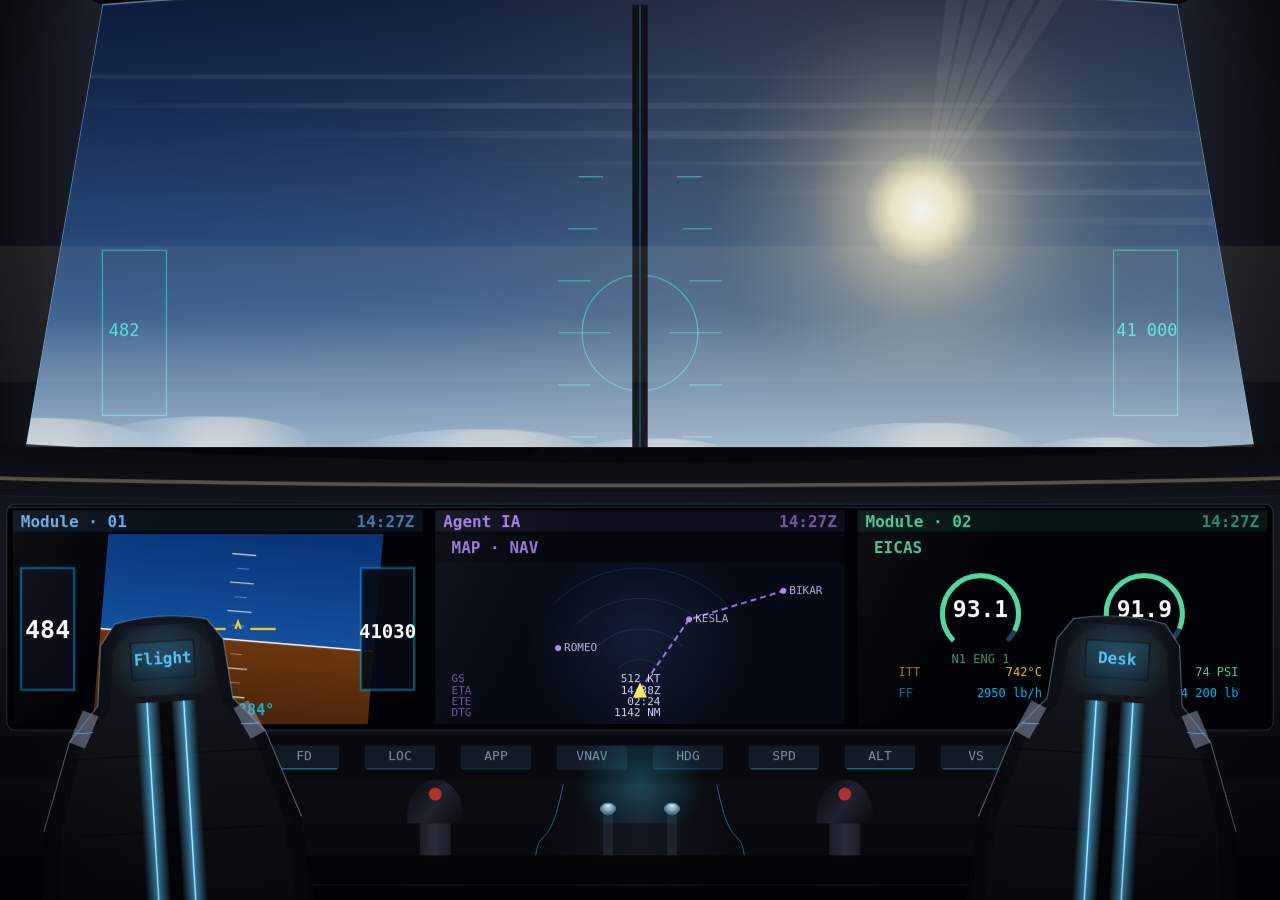
<file: jet-animation.html>
<!DOCTYPE html>
<html>
<head>
  <meta charset="utf-8">
  <meta name="viewport" content="width=device-width, initial-scale=1.0">
  <title>Jet Privé — Animation cinématique</title>
  <style>
    * { margin: 0; padding: 0; box-sizing: border-box; }
    body { background: #06101e; display: flex; align-items: center; justify-content: center; min-height: 100vh; font-family: -apple-system, BlinkMacSystemFont, sans-serif; }
    #__bundler_loading { position: fixed; bottom: 16px; right: 16px; font: 11px/1.35 ui-monospace, monospace; letter-spacing: 0.06em; text-transform: uppercase; color: rgba(255,255,255,0.45); background: rgba(6,16,30,0.75); backdrop-filter: blur(10px); -webkit-backdrop-filter: blur(10px); border: 1px solid rgba(255,255,255,0.08); padding: 8px 12px; border-radius: 8px; z-index: 10000; }
    #__bundler_thumbnail { position: fixed; inset: 0; width: 100%; height: 100%; display: flex; align-items: center; justify-content: center; background: #040a12; z-index: 9999; }
    #__bundler_thumbnail svg { width: 100%; height: 100%; object-fit: contain; }
    #__bundler_placeholder { color: #999; font-size: 14px; }
  </style>
  <noscript>
    <style>#__bundler_loading { display: none; }</style>
    <div style="position:fixed;bottom:12px;left:12px;font:12px/1.4 -apple-system,BlinkMacSystemFont,sans-serif;color:rgba(255,255,255,0.55);background:rgba(6,16,30,0.85);padding:8px 12px;border-radius:8px;border:1px solid rgba(255,255,255,0.08);z-index:10000;">
      This page requires JavaScript to display.
    </div>
  </noscript>
</head>
<body>
  <div id="__bundler_thumbnail">
  <svg viewBox="0 0 1200 800" xmlns="http://www.w3.org/2000/svg">
    <defs>
      <linearGradient id="sky" x1="0" x2="0" y1="0" y2="1">
        <stop offset="0" stop-color="#0a1a3a"></stop>
        <stop offset="0.6" stop-color="#3079bd"></stop>
        <stop offset="1" stop-color="#d2e4f0"></stop>
      </linearGradient>
      <radialGradient id="sun" cx="0.78" cy="0.22" r="0.18">
        <stop offset="0" stop-color="#fff8dc" stop-opacity="1"></stop>
        <stop offset="1" stop-color="#fff8dc" stop-opacity="0"></stop>
      </radialGradient>
    </defs>
    <rect width="1200" height="800" fill="url(#sky)"></rect>
    <circle cx="936" cy="176" r="180" fill="url(#sun)"></circle>
    <!-- jet silhouette -->
    <g transform="translate(600 420)" fill="#f2f4f7">
      <ellipse cx="0" cy="0" rx="280" ry="22"></ellipse>
      <path d="M -260 -10 Q -240 -32 -200 -32 L 240 -12 L 280 -8 L 280 8 L -200 12 Q -250 12 -260 -10 Z"></path>
      <path d="M -40 -10 L 200 35 L 220 40 L 220 45 L 30 25 Z" fill="#a8acb2"></path>
      <path d="M 220 -10 L 240 -70 L 260 -68 L 270 -10 Z" fill="#c0c4cb"></path>
    </g>
    <!-- contrails -->
    <g stroke="#ffffff" stroke-width="4" opacity="0.55">
      <line x1="900" y1="410" x2="1180" y2="408"></line>
      <line x1="900" y1="430" x2="1180" y2="432"></line>
    </g>
  </svg>
</div>
  <div id="__bundler_loading">Unpacking...</div>

  <script>
    
document.addEventListener('DOMContentLoaded', async function() {
  const loading = document.getElementById('__bundler_loading');
  function setStatus(msg) { if (loading) loading.textContent = msg; }

  // Error sink persists across replaceWith since it's on window, not the DOM.
  window.addEventListener('error', function(e) {
    var p = document.body || document.documentElement;
    var d = document.getElementById('__bundler_err') || p.appendChild(document.createElement('div'));
    d.id = '__bundler_err';
    d.style.cssText = 'position:fixed;bottom:12px;left:12px;right:12px;font:12px/1.4 ui-monospace,monospace;background:#2a1215;color:#ff8a80;padding:10px 14px;border-radius:8px;border:1px solid #5c2b2e;z-index:99999;white-space:pre-wrap;max-height:40vh;overflow:auto';
    d.textContent = (d.textContent ? d.textContent + String.fromCharCode(10) : '') +
      '[bundle] ' + (e.message || e.type) +
      (e.filename ? ' (' + e.filename.slice(0, 60) + ':' + e.lineno + ')' : '');
  }, true);

  try {
    const manifestEl = document.querySelector('script[type="__bundler/manifest"]');
    const templateEl = document.querySelector('script[type="__bundler/template"]');
    if (!manifestEl || !templateEl) {
      setStatus('Error: missing bundle data');
      console.error('[bundler] Missing script tags — manifestEl:', !!manifestEl, 'templateEl:', !!templateEl);
      return;
    }

    const manifest = JSON.parse(manifestEl.textContent);
    let template = JSON.parse(templateEl.textContent);

    const uuids = Object.keys(manifest);
    setStatus('Unpacking ' + uuids.length + ' assets...');

    const blobUrls = {};
    await Promise.all(uuids.map(async (uuid) => {
      const entry = manifest[uuid];
      try {
        const binaryStr = atob(entry.data);
        const bytes = new Uint8Array(binaryStr.length);
        for (let i = 0; i < binaryStr.length; i++) bytes[i] = binaryStr.charCodeAt(i);

        let finalBytes = bytes;
        if (entry.compressed) {
          if (typeof DecompressionStream !== 'undefined') {
            const ds = new DecompressionStream('gzip');
            const writer = ds.writable.getWriter();
            const reader = ds.readable.getReader();
            writer.write(bytes);
            writer.close();
            const chunks = [];
            let totalLen = 0;
            while (true) {
              const { done, value } = await reader.read();
              if (done) break;
              chunks.push(value);
              totalLen += value.length;
            }
            finalBytes = new Uint8Array(totalLen);
            let offset = 0;
            for (const chunk of chunks) { finalBytes.set(chunk, offset); offset += chunk.length; }
          } else {
            console.warn('DecompressionStream not available, asset ' + uuid + ' may not render');
          }
        }

        blobUrls[uuid] = URL.createObjectURL(new Blob([finalBytes], { type: entry.mime }));
      } catch (err) {
        console.error('Failed to decode asset ' + uuid + ':', err);
        blobUrls[uuid] = URL.createObjectURL(new Blob([], { type: entry.mime }));
      }
    }));

    const extResEl = document.querySelector('script[type="__bundler/ext_resources"]');
    const extResources = extResEl ? JSON.parse(extResEl.textContent) : [];
    const resourceMap = {};
    for (const entry of extResources) {
      if (blobUrls[entry.uuid]) resourceMap[entry.id] = blobUrls[entry.uuid];
    }

    setStatus('Rendering...');
    for (const uuid of uuids) template = template.split(uuid).join(blobUrls[uuid]);

    // Strip integrity + crossorigin — blob URLs from a file:// document inherit
    // a null origin, so crossorigin forces a CORS fetch that SRI then rejects.
    // The manifest bytes are ours; SRI protects against CDN compromise, not this.
    template = template.replace(/\s+integrity="[^"]*"/gi, '').replace(/\s+crossorigin="[^"]*"/gi, '');

    const resourceScript = '<script>window.__resources = ' +
      JSON.stringify(resourceMap).split('</' + 'script>').join('<\\/' + 'script>') +
      ';</' + 'script>';
    // Inject after <head> so the DOCTYPE stays first; prepending the script
    // would push the parser into quirks mode. DOMParser always emits a <head>
    // (synthesizing one if the source HTML omitted it) but may carry
    // attributes through, so match the full opening tag. slice() rather than
    // replace() keeps us clear of $-pattern substitution in resourceScript.
    const headOpen = template.match(/<head[^>]*>/i);
    if (headOpen) {
      const i = headOpen.index + headOpen[0].length;
      template = template.slice(0, i) + resourceScript + template.slice(i);
    }

    // Parse the template and swap the root element. Scripts inserted via
    // DOMParser/replaceWith are inert per spec — re-create each with
    // createElement so they execute, awaiting onload for src scripts to
    // preserve ordering (React before ReactDOM before Babel before text/babel).
    const doc = new DOMParser().parseFromString(template, 'text/html');
    document.documentElement.replaceWith(doc.documentElement);
    const dead = Array.from(document.scripts);
    for (const old of dead) {
      const s = document.createElement('script');
      for (const a of old.attributes) s.setAttribute(a.name, a.value);
      s.textContent = old.textContent;
      // text/babel scripts with a src: fetch and inline. transformScriptTags
      // does XHR against the src, but blob:null/ from a file:// origin is
      // silently dropped. Inlining makes it a plain inline babel script,
      // which transformScriptTags handles unconditionally.
      if ((s.type === 'text/babel' || s.type === 'text/jsx') && s.src) {
        const r = await fetch(s.src);
        s.textContent = await r.text();
        s.removeAttribute('src');
      }
      const p = s.src ? new Promise(function(r) { s.onload = s.onerror = r; }) : null;
      old.replaceWith(s);
      if (p) await p;
    }
    // Babel standalone auto-transforms type=text/babel on DOMContentLoaded,
    // which fired before we swapped the document. Trigger manually if present.
    if (window.Babel && typeof window.Babel.transformScriptTags === 'function') {
      window.Babel.transformScriptTags();
    }

    const embedStyle = document.createElement('style');
    embedStyle.id = 'fd-embed';
    embedStyle.textContent = [
      '.scrub,.hud{display:none!important;visibility:hidden!important}',
      '#stage{align-items:flex-start!important;justify-content:center!important}',
      '.frame{width:100%!important;height:100%!important;max-width:none!important;aspect-ratio:unset!important;box-shadow:none!important}',
      '#cv,canvas{width:100%!important;height:108%!important;display:block!important;transform:translateY(-4%)!important}',
      'html,body,#stage{overflow:hidden!important;margin:0!important;height:100%!important}',
      'body{background:#000!important}',
      '*{cursor:default!important;user-select:none!important}',
      'button,.scrub *{pointer-events:none!important}'
    ].join('');
    document.head.appendChild(embedStyle);
    const thumb = document.getElementById('__bundler_thumbnail');
    const loadEl = document.getElementById('__bundler_loading');
    if (thumb) thumb.remove();
    if (loadEl) loadEl.remove();
  } catch (err) {
    setStatus('Error unpacking: ' + err.message);
    console.error('Bundle unpack error:', err);
  }
});

  </script>

  <script type="__bundler/manifest">
{"0f81d65f-6d4d-4e22-8e1e-71eb0640d55a":{"mime":"application/javascript","compressed":true,"data":"H4sIAAAAAAAAE61b/W7bSJL/P09RgBcQZTdpsklKVDw+wJl8jBfZZBD7dg67WGBaZFPimSYFsmXJF2RxD3FPeE9yqOKHSIqk5b3BTJI2Wd3sqvrVR1e1Ly/hmxRxlKvIh00WPQkl4T+lgv/97/+BT9s4zFUmxaOeq+dYwiZLwyiWb3ZREqQ74+P7P0sF16CF28RXUZpo0+9vAC4v4X0mdjkIsC8d2Mgs30hfRU8SniK5gzQE0fxWMSX330Lui1hCKHyVZqBZcA3/nJvmZg+7KJDTgm4pkoebZBXLt5ClcQxRApkIIpHkbwCqjUCQid2fpdJ8tWfg459nBrnPQMSbtWCg2GGha5O2DeCrvZGLJ6lNr+qfVSaSPBZKasUqjVdZqvB5vU7jFTGi4fdyv/F4FadLEd/gFuC62MrVG3p7eQnX19dw98vN+6+/4bCYkya5gnwF1zTdz6RQ8htyG39CpmWiNJPBwmVg0v844p5ZfjJfGSIIfk7jNLtT6UYz2SRbLYVmMm4yx2SmYfPpZIjYcI/IrWFyqyam/2o63HcYxfEdAega8tXh+VKuouRXodZNgcs4jja51LjJwDJN4oeB7VUs/kWotfHr7TnvfADXaIry569f7r/d3H6+A03togTCLH0EmayiRObTWsJhmmmxVPBwbV49/MSvHi4uSjBU0pfPcA2cwwU8nDtX5atqWnRtXkU/eVdRY1o1MdjTRBMuIDp33avO61AEKA/NAh2iS28K56ChQkCHh3PTMN1pd4bawTXMaDnL8Lpvd+kSrgvp5FGiqXPLcIjWNGa0ecuYT88tg3cnttH1OUqkyGp0BXsG8vlily51tWNw+PFC7RobPAIaFGjgrsuqPwdM9M0wXAa/H83503cU04/p78MzrZe/1cXgqv3qCIZdKB64ZmAX+nQYoDz6IdmFZfHkx5vi7yZIf/n67fZvX7/c33yGu/ubd7efb//24RtoS+E/QCyeZcZgKddREkC4zWUsVnLacQ7rfFR/aDy6xxk43GT6vNrhusc1nAVO4AXhZHrV89qYscnZ0vdNf9ZLYLHJ2UIKLrwhw1+/aPmP6ZO8TzXueUyfe9Mm9X9FMvt5m9F72zSZvkCf4LhMR4/nWC7TvfngDOLdm1VC8HAGZ/p8NvyNOUmLgc3LAV/MGvIjecdpLksejtSNAW0tgnQH2ySQGeRKLHvF0vKahuVNJydKqdoPPYyjhBit2Dp+aLcf0vTZonw4yEoTq3/98O3+9uebz/Dx9ksHhE/jGFyYTLfcUmG1Zp96IChNacsaQkcUhuOyyZnv+X7Ah4gQicIT/pIPIfHpVCAuPKZzPg5EG4Foukx3cWB5TK/Db88MzhGoDGzbLRBpO4ivRWNGqSDbdZnOR5ZCWVpeiVAcHG/3JYSGUUIojZJVQ5lhvh7TJn2PQjIO6u+F+Xoo2WgnBEeEncyBbGBAc2G+fqXqekXaeljIsXzYkbGNol2UCuZWQ8YnyTcRT8+QqyzaSLiAOF2l/S7gzLK554gTLd+2LKbPzf4doyecOwgwXg1mBfURwBB57sAyyLjLS0DTwPQK6tPAdcyi9PzFvMlimCZ4dpgs0ziAxWYP20h/TJM03whfsnrUmKHkXt3E0Sq5nvgyUTKbtD92L/dKm3x8P0FsOgx01+u4sI//fvfh882nD3S6idNkBTKWK5EoUNulrJ3a5SWodANrEYeg5dskjtS0aSD36WbMQkymOzNKDKzaOu7TTdeXYZJ0Fi7DZehPRsgsj03OQjO0QmeMjDxjIIJA8jGyOZItvaXvj5BZxd4WfOEu/EFbvE83I4BF+Ke5BB8h1YWwjriC4fCr2xZnoHMP/8J4rTuoT04PHPfwCVRTvokSCSoFJaJ4aEEL3bPuzEktusMZWA6O7OFNcJsIKPab5W7Q54HOncYORBSDijbH/nvGgBzLkAOfIUsUFmmEq9Oc2WFxygMFAXUp4/[base64]/bUUCjcKWh6tEqG2mawCdGFmRWUrn/4RgVrnM/QWI4qwyJ0gDi1yNmhzmGuA3mKuEm3xZtjey0VIsbQy+U/axEmyKkW1woi8iZJKMMv0SR5Ed6hxqSx9kCMRHql/iwKF6aRpzF4lNMt+UWrzSmqYmJWyaSbSxf5a7iKLVmsFQZrlIoZMhrGkauEQS8dlBTLQfg55VVl5mUMP92q7IxwW0cplUAzMOvK4vQyevn/Oh/ZvnepcTNrISxZLgdOu46ZVwHtUPZQviERF+ioWmYSNSGQM2qNQSsIyFv7DgFkSn5bLLK/[base64]/oIMVhK0MM12IgtQlnIDUQ75Os1QikJBlqaK0aGh+FlFm+mQip0KM1apaoLLMMooMUME4L8oVdtpBmRMM6NNJ5XuZJNuGciLAZocxtb6xIZLZCKKa14ptVQpsTWWAFMqaJehGn/gI2m7VWWQrlvmglies14FbAIiFc3yKJBlYtdE5btxVBYZRc347t2JKV2X0OoQNnslR/[base64]/kO2wqu5NccOrwedKelecCG/HskNpmCO5X5LyVEin3FT7Wl/6IIwBtzeoU5O3ZrDi9dIuTYHcpXavx8KSc4MOXT7dfPtyBlkmR6Y/pNlEyYHA47pSNdx2b/JtY+PJRJurQVfr79/1ba+4yeH5LqQ51st9ahvmDfd+/5egEnt/qvHphGp774x9GmGYfhL/WNMkgCvbT63+rm6idnnpZyqu76tLA5prx3HpdtM9l8S++pkFNcnkJm+e4zNv7dFR2oppL9jT5Wjk5L/KCpvSbeVwrx3OpVNHO+vjh2SjWysOoL+NYwjINnqvlyVUko56iLPSbDS8BkPS5idAMeehOhokMB/1EEJjBCBU5irmYS8+ZtOTQlHayOkHMVScVY04ZdgYb+tAvsyhR4gFzNMxcpyeii7oyh056IeQoUQ/jNyow0uHeSuMtZ+O8gWTCY5aJxw+r0XfuITfQyIsZjstcl80xri3c0VmHMpHJFiazLExGZtNhjeASQzrpaKOqC/bool8LoUjwKBbIHCvjSxXLlip6Yjie1jHHsKggVh+f+0oE9Z2G6nrF8tq8Wv7kXS17rlfgDZolnFdbvsTLDupwQ2MQji27xwSw/aI0aFrVT3NNTM/n7HCtQkzP69JEm+tuo78J2ix6fElKM5NZc8QQIsIbEZNluH+Qcrv7xmeZzFWayZbO5X4ttrlq2ZDcr8dMyC0MnReJjdtyWHJ/1Cms0j0yIizMmqUQRiYd6q0kO26ymVkkicOTujn9iBHJ/fokMVf8lQnjiWZUBYB2Gvz6ItSr4NET9hyvrCj2pFWHgmRZ9XCOA2IXQlX1sLhnVZZWX+LN5oybFrM4Z6YxP8lBnMKaS62RfsYws8R8q2DKGeWpxyx+HBdi3n/97Y6KLxuR55KKBFm6gwvwU/9hE7VqLVRp9sUySqp6c/O08GuaR1iVzOEa/[base64]/JvSrxokkbp7uq2kWBVkA2jhTsRPY4HdhU4xYfdymo/em7adC9uTqM4g1Ge4pA+zH9/VU86BbeFNw963gbA4eWwU/mJd8msIqjRI2CuO1s56/E8AUvtocitgybYevjlA02fUrlMxDcuZ9JmYD2uI1VpGNNvFlb8EdRXlav7aKV22pGDQDcoZz0CHpH5P3g9oZnVNjGYI3lFU4eYj7c7/RPrECUVfSxHvWi4L8u4RfyoNbKSHFNR/iCbi+QmNpLRcsUS5rt/kd1CCxejTToSiUUrfV5FVd7OHipXFEBhDwyBNFTlKOTHy2mOSZzZsz1WvnlYPrwotiLFog97x6Ei85If4758qJ0w8P2jk7XXtk+6lm0IY5DS4/u7QD98sJo16hTYXRPbhzxhTPa59a510Bd1RCrUNffOKLO0hgg57REQebUQFp0mwsnFYq+3PwVPt9++uX+rnOZcxlHyQOlWy5c4N/n5LbEMtcat8vt6UH8mQxgk2aqqPNqsQxVv8wPocGhdB0Dw/yCPnhuGnYdC0jJVPgnB0I1nTDkpmNOugTv4i2+L9bgAy1YeiAyXytr1xgB3Rc98tFHzJrjFfnkXIlsmWLDqHkB6Bhkrkn4WpTxf5hH2wxDd5BHy3mBu7KwiIHR+/9wR3ea0MiWsoGL4kH1OwabdKf14sLg02m7yTGQHOAfGzFQLPyC8kPh+0OCKRY45wOu6yAfsjDqY/yL6j8gfhXlKhPkapRYjSi/cLt0Np1Ph+4/en/g/Uf94/vP/zHBBlLlF2qq9u8fNTr+rfMN/YpCJrGZAd/LX6T6cfXmxxRf/x9bcTq4MTYAAA=="},"ddb6b329-8dc4-4b75-8f9a-f7879ef56787":{"mime":"application/javascript","compressed":true,"data":"H4sIAAAAAAAAE61Y7W7ruBH9n6cYYG8RyWZkfVi2c13vn+xHFmi3i2SBJFgUvbREW4RlUSCp2GpgoA+xT9gnKYaSbMmOk9zd/khgUXOGw5nD4REHA7hjNOVK8wjUqoQ+PIu0WDMteQRRKopYQR9UkV1seBaLjfPDd/erEmZgLYos0lxklv1yARCJTGl4iVK6zgmkTOYEZBYTWMzXBNRaCJ0ozfIdzGDvaXpxATAYwLpINb9KaclkNScsOEtj+O9/focAaKq5LmKmKuPKzIUZpGIDUbEu0kKBtRCSLaUostgm4MEM1jwm4MMMEr5MIOJSFmofqJnlhkYJgxm87JpAfmQZk1QzyKWIWFxImkJeLBZlHZbKJdcMtACxWKhIMpZBRLNnqsCK0FtsXwA0mYE1XbEbBN4bnKUYiwlsCCQEU/odlyZ3TVArhon98ukF7Xb/+vSywX8J/qusHS1+4FsWW769+zI1SL6wDmv5bcXKf9ogmS5kBkfj09ZMEcwgFlGxZpl2IsmoZt+nDJ+sy2o9l3Zt72x4rBOs2hQiJ2F8mWhMatvdFmYQOUumb0Sm2VZbl37cOBgMTAYhF4pjUpSpqkY3aVnhJeUZi2HDdcL3+cQnyGkc82zZmgp9/Qwz8Hzow9+pTpxFKoS0ZBab9PbGTmD3JnZntRjfZuATiDDBSc91wrBtkNP4EU16ruO7U6jDXjGWm/kU8EzxmIFOuII1lUueddFPtdvAbbtd0+0dzKoo1zyzcBpizG3ogetcT48WpmAGv9WFWghppUwDn7lT/lez7Cnv92vCNCiaLWEG+8V7geP1ec9zxjiDmfiXn6AH/rSDkjTGHew6Xgh9aKeuz3uB49kmQ+jC2ge/IUnPxxdek9x95Jg7s/GtaNtUJRLKotkSfUgam1U/9jzHI7C5an4f+3k6+CkbP4pnLT8mbWFYJRGDJJBc1b9Hx+7u9u4s13FH7ZWGTtjnPR+p4jqei943BDyfmJrtHZmaOHmhEutl+zl/JFB+zp8IyM/53a622jUsV0JqmJdQgjWn0QqbxEKKTNsXB1doY1mUzO3Zt9Qpr+ZOaZveYzx4hkyq2iFKLDSohMZiA3MRly0vCyG/p1Fi5bNvu2xALmzr/XxHY07THyWNOW7r3NkSyJ2ynzsSiUrAxefjQfzhOcE+A0uHxvGNSIW81yK3XHIpl3NqjV0y8YnnTojrDF378qy9E9aIiUuufeJ5iPDfQHin9i3jrbPgaXqvyxT79vIwPGdLnv1CdWLZU9g6VEbHK/bD/erM2uvN0fMNAN1aTUVbJfGz+FASLANYax6DFhmz/08V6VTCxPhe9v1gQvyhT/[base64]/eBZUFo06wqfdRS38bvkyuWqEZi0WQWnJ6OrQjglQvRYqT5jkUVvnxZJubgzGivSWwAOBWwK6EXd66yj6zJoQ8XmZijlNb8TayCL2jxxlJ7qawWWlKy9fkwHhKxIA6XPbwyNuAn3gPddxh3b7+NQ4hAc9t3vDLrmQjRbvPWB/REGleyMb/gLWQ89zhjZcgXnTxWxgZobDRjvUkgHHgq4pysZgbzV2xnYvPGU35qPi9994xqjc83tLoCSw7W8IlOcJDW1GV3/vnEjw5QTx6aXOkQnVNknc2V/OE/ydWXFNr3IcX7RZ3hpmacpzxaxt32jVklSaNTGM75L+aBaro0VwVDKlhawpt6tJjh9uyzq5htQtOoOKqNZM8mwJygRtYQeNUQPP04IRSITk/xYZ5DRl9jH771flvmytLaCK7KnzifNmvd1mpbeHb4ciz5k8BMrgqoopo8+VJDqpr4uU+MalHg1oU5ATI88YecNgOBqfNULJcPmNF4fB9fCs0dAYBe74eh6fNRoZo3BBg3hy1mhiYrpeRBN23ujaR6PYZ8OFe8bIq1PAJowt/MtW13mFkc3wHYuwAC55ILdd0hQZ9GGZUskqESTxQCWQJ0KLpaR5ctoL74usw4JHAqrhwWAAdD03FGzTb4kf89YzkyVseMza5zRdzzusOToFK++GN83P29bXBV3P3+wYKFVC4jqBv9++pxDHCzuooUt8F3WUN3kLNeyA/JB4IYLc0XnQvrNgLdxWTzmuH13P36lgdbXCY0hoKlr5xMevTqhJUOUV8R9K6fVBIryCcdxJN6dhndPx2zC/W4ogJN4IYf7bsLAL813i+UfFOIV9uBoI/Ug5qt0DkZCsfUEhJPsDFXHH+2sOyd49Fl3iHcI/BRyR9bUivoaanBRjjFl9C9Q9PAO32hVnU4sODm86ChEHUCN2k3KiEI+PycEAYq5Wr852mjXXuZ7Yl18TgTf5SAgpyxQsTF+theZZtaglzVRK8QaxaqV/WkiOzt4l8cPF0eBIzqUsM1oT2173jXrnXG+y0dwK9VKWke4FDw7thY16U+XtO8Wo/Q1yjPFexRxpNKWlWLGm+Koj01KesYf68tNvvzij39bimf0qcLX2sZtfhfVV6z+E9hFpV3/RvBxdN5PWdwk5VmmkOah304udjc7+B/Q45cQLGAAA"},"702afaac-0df6-4400-91a5-f8a76f9d1e63":{"mime":"application/javascript","compressed":true,"data":"H4sIAAAAAAAAE70Z7W7byPG/n2IOuFRLmaJIWXIc+5SDz3bOvuZiw3LgokHQrMmltDHJZZerr/MZ6Bv0T9FHKfo89yTF7C4pkpaDu2tRILFI7nztfO7M9vvwI+UZ0IynVHGRQSJEvkPieRbiK3EedgBCkRUKHsKEprkLjBbM/L2cK/NwkblQpEKoWaFY/ghjWPIsEkvvzelRhR8uYAyRCOcpy5Q3ZeosYfj43foiIp1w0XFqsGoFYwgXCHYiMsVWinQGUR1kNo++RG82b0Cr9EvAKq3D5vmXYPMcYXcA+n0459NZ7/TqAoqQJjyb7gAkTMGtC+cunF5dbxQRsQUP2RVfseQaFQ0//wwBsiw1DZIV/CdmFF5KIislfCfmWcSz6UnCWaauWaiIlhiAx0R6Sx6pGXwDge+AZGouM7N4C2Owq0dwrl9mjE9nCvmT2+6rfrBv6YQLS2UMP1I18yRyJLfQxY1sYCx6A+i8CaRWXsHUjaRZEQuZktOraxd8/a961LCPO1BtG9+trmgUnS1Ypt7yQrGMSdIxQB3XQn8ZOBE0aoL2+/C+YHCtv1zeFUwumIRYSFSzojxjEnAJwhnNpqzY0Vq1DJpYTfMIGEPGli3KpMYaQApPmAUSLqpt9/tAk0JAEc5YNE8YUIjZEiKW0DWLrPAFKAEhVeEMEqoYJHQt5moH4MPIdyHAPyMfnwa+/9GLhTyj4YxEMH4NaACeMjFXVhoXIqfyW1xKeMYql786P56cTWAMH7TMDxlN2SF0zv50c3Z9cXkNv/ztH3By/f5ictZxEQCiuTyEoTd6dBsIx1dX15fHJ+ca4c+Xlz/CxTuDoRH2PL+FcHJ58serixsNf/HOcKshjJ4gvDk+PYPL9wajlE9jaISBRfi4Ceeby5vjtzC2e/Qki+YhI4S6uTN+TXdzL5pL45E2fNG7fRdyOi8Y5piYJpjxElqomwLXSjVKVighGcRSpJCIkCYTJSSdol6VXEPdVwq60MRyKgv2JhFUkToGxviFYinpfGbqOOPpX1TH2UT4V7x4R98RTcRxtIT6WbuTcRHCnIfHnXpGiVNFiobDpmXcxokQkhT9fd9xoShan1/s+6Xz6lwCn75+mCjJsylJHS+n0URRqcjA7fgd5/GwWiyKp6ufjMfX5ZoydTWjBSOKp8zKh3qnYWi0ix9iIQl+5GP/iH9jbZewbKpmR3x316Jp5SAZ+Eaj71orf+Af0awVVLWTBx6tDrkL+aFG69EwdPoNHBeMp20+4vvjkaX0aH81t3GTnYF53Gnzg4b4vQDZQ9Bi1IKpsW1qL5J0WVUJtfLChFGpC4Lv+u6te16mYVP3UDdjUPDCxEF9Lcdc3zSG9myt1Hzm8WgF4/EY/EqN/b7+UKUFkxLwmwVA4c5Wikku5CRkmSHr4mYDp64elhSsxSZos7H5QydBEd7nXNU42S1gRM28/KjxleFnPJeQ3Dna0GRWMIhpxAr4A/wkRFoAz0CJJZURfGaq4mSyf5OsxT9O8hnFyoznIRJAD1jeDbyhrmyB05QFeUxCmqAVAthF0IOjUqJIUjx2hRoKeKYEqBlDOTrFdkmeU3BDNnfDtb7/iMp7UFiWufakBZ9mTCnWkFevN3dIWN7zvb2R0/ef2eSCTxEavVEyqtg1jThNvpc0wtMKue0PXDjv+t5Q/xLfG46M1jRZF1oAvvdqVHFY8CkW+RORCDlRIie+Cx05vaPa333XdzpfgPVGLnzS0EP3wA323a8fNNvRo/PpebRgO9KrBhZuN+ZJMlFrbd0Fn7aXtoSltkRpWuOIPGso0y4et/Q/MvoftQzAY1IhvK6FKsCb0xOz4KHT2OeLzPgJCdXKtQdV40ElFaeZ6Z4N10E7XMtSXpbxWrD+RlG2pIoWr+oUoMQmrP+XyaGyybMBl7s6nknQY7nTHT5vXnNkq9n3uJU7+r73cotV/1t7PrXkjpUv5kkKU4mNHynmdyphLtBkSdeFo0FoFH2Pq8T3/GFZE/p9LNKKyTuxAoMFAlNn3r8TSonUHKh5xkxKixlLqiJVj5NG8HoHI6dz1ICzQYMKuTXZwB8MnO0wOle8PGhBlvKevz/Vj7N55GELqTvJTBm3wPJqiKq0tfrp6wc8O+mK+Ah9MK+6fm490DznI7SdjDdVG09vpLapaSLuaFLmXY1YHf42JeSrdpl8Ujcq36OS0abbYUd9q3PsEaLWgXkBCYsViBhChh7VxFzD2GbneoLTlQL7Epvf+4NGasSWmG1k31aTmlR64cqFXriugr80Y3G/3jEBMLlfa+ef3K+r4lJzfJQxOLD4iDjPYJrY2lnDnmd1LNQJulAbe8anMwi5lPOiReBEf2yHXM3xGJVqBjGVcMc2/M/wqyagn76An/IIdjV+mIh5hI0fk0DonVgwQ9w1lGFuQ1aLhbBvEZS06FnnqLcjYXnmT3lGdPQE+/1XDvQh2Pf9+jHxjhZsok/m3mgEXSjCxioW/Fl5utEUC55pAbq+t+9gUPoHdYzPpSOO/C0YwYHTxUU/GDSQNj64BWkwcLo6/IODpuTZfbnNOvRISzU8snb5gZmU+gOz3vQZ/69du/Ou3aI+xZrARsI19cZCsqkehRh7FUCWrIONYbLm2RSM3dSMpY5OkjmVNEnoqrLcm4qAtmHRsB9Gie00iVMlH1sI03mieM/4R0nWOk3MWRLZomgDuXIQ7PR1i9xss4JhrbfaQHv5vJiRMu0UjEWHwLsvvT3YhcC1n1eHdiREs0ikxCm/rw/B9/Yrq5XLaOphCaNzBcKNtoC9rKByzRkdKtgG6Pt7JShNFFfziLVkQq354zAR2M8H45iaRPdYjWWMnuKpMcMzWtqrKakE3aaiwEcH593RZgttJWHbAD3wvUFDXQfDbdvbf6Kul1vAhk/VFWwlF/[base64]/11h0b/C7LDo8QIse/BaLvvw/mM8m9toZvZ7C9ZcTmi1oUb+kMG23vacgnVADmL64hlEN+Ae+f9RYqKb6A1P7LTNzDVMH3HYfU7vCmLLMdA6NsSNPcTww3cwHtNpOqaJkgPPrgV/OG5uJlqdTL6KKbuZ+42F1+rWTB9Th4AAbsUaCw4bZ6QaDKthLWh/4x/[base64]/FogqeubF6Qe+74Mpi/sGoxrsq2IzcDfT/8rbFA57q/NypFwksBlS6Wl/4woAr8DaA30XlKeEHZY7zlFzdL9xL0PNDHobQHpzImEek1JI0kEQYFJ2XGAIqbEl++ucFZqntv8bSVNGrCbrF1D36JoijvVVir6Nmhd4EYWSYxO4oAnefSR3NLzX51Z8MMWERcBjpFvs/BqGNYqEOOPXD6jiKnnNeBSxbKtJrdXgtc4RlTs8gcPNu7C3Z87Meb7lWjBMeHjfcUHz14qqLnissY0x87w9KzBg30Lnl3/+qwOH0Pnl7//WkWSydrWPpzzv2ToSywzNUzLlMWFeKCI2Ho87k5yGrOM8APNyyRD3lMV0nuDlLgqiZSaVZRu4x1KK5VsWq465DzLOSVc4FlG9cpT0FOUaM73FUbtBuY9HBwPoP/yp1iUQIAAA"},"cb788968-481a-4e4f-8744-8cbc56f23b88":{"mime":"application/javascript","compressed":true,"data":"H4sIAAAAAAAAE81X3Y7jtg6+n6cgcHAaO3Ec24lnMut1L7r9SYEWp9gtkIuDuVBsxRZWtnwk5W8WAfoQfcI+SUH5J3YmM3suC8wgFvmRIimKpGYz+IFInUOyk3uid5KCorSErRQF5CzLgXDN9C6ldwdWpuLg/[base64]/iBKTY/aGgXpaIDQKwOptZsoAcxmsCGKgkgoKXtYs4YYjo3hv7CSEvmTJClD+z0H6j+9arYwAi5J0w+CC/lJiwpBo3/NN/fLR2/0BsoNEReQMHhYvIHzEeVv5yQMW9TR3TLOP+kTx2M2MlFD/EgTtNJz1o4xsXWWkzKFgihFFewUKzPMop7frMiM1xnVPxcko98TTfp6LsgUYkS7KdGkpm+FtDDvqlPsRdXpvV5F1WkyaRKrxz8i//h+HVXHHrszAbO+Oo3Xk+pojxdRx57NIBUFYeX0QGRFUzQdtDDpXDsmdpqzkirYUspByIyULLlSX2KiVMfZGsZwH10zT8g8zfQKxhC44TUfN4YYN7bK49hzHxwoT/Xv3H6hrEPCxEiOfTzr8nRZBg6E9sDDikpV0USzPX0HCReKSpDioMDaCK1FYUMhJIVEFJWkStH0atM9XvgIOirbWnv4Fjw3DHuR7nKhR6nlCceLZ+2nRmLmuYteEIxYJiktFQZ+I8WhVC9U7Gl2idHc9U2MzG8/RnWNkk7mbPpEtrXQhPfguf7QYrN5IojShMNff/wJipTpaVYQqfIBTMb+0osgi/0HL4JN7M+9/g5noFxRExia3QqN2WgrJFV6qBdiuPdggjEaLwY6AdDlx7BhhuGQuYEYwlbypjUv9s8kUcok9QyIZOkLS/x5q/D+hikX7uKGLcuWGQyY5+FBDzoTFGJXasJK0KJ6eV4YxmVwFUYZcyorSzoQzEMHEDg1sJnn+kv7yuoanDkQLLyvgTc1eIPg5dvgvlPpf9lTLCP8nfhPcVZ/BU/xpv6aP8VB/+x6qVInind9h1ROOBcHOBBNpclKvZP/2wmm6It7cblYHtrpDWKPpgFADMax0HPgEduLfYWZ+E8t5jF0wA9vgoIO5M89B/yHm6g5oob+9iuRcb3ugxbhkpL0BNhaaGrf9eHnphdVu17LYEXmeI7X6zyqIlJRLGm7FDg5UQliT2UzGVlciM8KOPtMQRFNOWeawp7Rg92oz7jYEP5BFJVQTNP/VFQSM83EMFIJ1qTRsA2x2IvY+2AZsV6TaSYT7AGyTC029n13bo/X0ZB/6vgP7oM91jhvLMMhCC+huWU1cO769vjBG2Ky3gjxkaSM8G6ESI4OJCczRLSfsjui7OUkIbMNsYIwdNp/U7dGr4q497eF/OXrQv5NkR5+OHFkF/KGZqz8jejcsnEEITLpHJTGRzO8/fbzOLDbEcVqtJ7/nwMWO5nQKSbMqEmpdrr9gsOrA/VA+S4510rb0RRX525uxisRW8TZONqOvyUTazMl9rieBbvpOJXkYJLSSvTRgVq9/pEkWsgmj5r7TDGNbg/T/[base64]/Ktj6QHQhVJVTyRLIyTMFfGa0zoCV0qnCPCCaKsik2JVp3yMjEdfBeeWZkj+b62fyqzZgbApHbTsqeKXU+EvPCXzPwW6Mxa+rAjdk3EUnFYaO/xg6QYC1Zv6WVFds8HGHLSrw+sUGneoXG1Qw5DRvHEy6foAxFdsIIxTnOCFpP3O+k+aB2YY5ww6OSdgLraF9LbR1si+aCDe53tiPCq5D2xTXwHNwIBoW1xt4N7wl0S/7L4X8Nze5DirKvxrU1jm8qfi57Hdzsb3E7xI6LDhais+03eC1DjQsB+vm9e+7wT+pUtWu1Nuf0fWmq3zpWsQ5ujvbCPgb8aS7u+MRAAA="},"2d007696-5735-4f4c-bcbf-3f7d4a2141ab":{"mime":"application/javascript","compressed":true,"data":"H4sIAAAAAAAAE1VTwY7bIBC95yvmCHjsBHujdOslvVSVeqh66BdgG7RIMUQYe7Gi/HtlO3GSC4J5M/Mej2G7hX+f0qsG+mBOJhjVQQJdkEFtvoxt3Ff26ycIILq3dTDOEnrZANTOdgGU7BQIiCCOED+yPfyAnEUW4Tvw9I8Mn9nZfZE0ZzHJMafbvHwp/duHezWHFNYCnkaEgr4m/7Yr00TxAOuTbM+TwgElVlQc5z6tjETisjWWVDjQp4Yn5ecSiRUGKo4yIVUqKQuPlK51Lnx2Qa2JkYrjZQGDmFkJiamk27kWd8hp6VXovYXAAiNFmrNAy+vUc7uFRgXlW2NNF0wN5071jUu9tM1K6W0zcRkqjjCZvEoBsZjTGUsMey92PDtAAm/v+fsh4wUFBnlR5N922X5fzoU3Hd3dVn1yzpNutuAu6OxdrZreyxNYZzoFJG/[base64]/51jngfBAAA"},"4caf57f3-7331-4244-8e37-410bf31eb85b":{"mime":"application/javascript","compressed":true,"data":"H4sIAMCjDWoC/+197XLbSnLofz/FVHY3JEWQAkCCouR1UrJEW4plSSXJR8dxuepAJERiDRIMAJrScZTKQ+RB8u/+30fJk9zunhlgAAxAyvbepO69uz6SAEzPR09Pf8/M7i47Csdfln7C/EXiRX4Ysf/69/9gV6PDK3Z58Qtrjt25F7nszkvWnrfYvfNm/mLCkpnHYs9NYoMFYfjFX0zZfRit3WjSerG7yy4WwSOVWS2XXsTu3PGXmO2ymedOIi9OYhbe0+dkHbKlH4QJr4y5UNyNmJvQ17swScI5G4fRwoviLlb8ZpWsIj9O/DG8Xoy9ZcL+4iUHbOxGd+GCxTMvCAx2Njpm7njsLRLmTaYedHK8ir56EzYLg5BN3Hh2F0JXuy/WMJZw3X1zLJHwijXvV4tx4oeLZuvbC4atxAn7Ng7c+RLG6kXwM56HYTKLE2/5BABpHS9fQHno43/9x79X/UO8np1e35wesV8uzj68H91cwZ+3p+fHF7fsl9PRbR0wr/0GEINNxuMI5oOwD+hcJSxcJCFzWZxEbuLf+zDa+MsjFE1mLHAfvQhejINwNYkNXhEUDGHa3GQexssZTP2YzdzfPRjeasHuoN45zirBx6u7JPDYNJx0IvcRZoIxiSU2idz1LaHgF99bN8fJg8Hg36PB1gabGSwxmBssZy5hE/CZPHRj96vXbL1Mn++8qb+4dJOZ+jLyxkkzq0j5Mg78JZakFym+2eHN+4vry5MRYvT63UfWVEcWj90EyXsxhbr86Qz6lPjJauK1eLU0y4ivV7yJCMjRO/MXQI1vI3fiAymJzuDPtuwOQHTdyeQIyCq6TsJl0+yapsF+i6Z3bnPPsIZGf2D88Rsh4Kn1WzUUlBRQlmP0TWNobwXWTxvrDRHGgl/bwA1SuP2BYUEt1pYN7jlpP4emYZuOYdvOVpDDdIS2DZD20LB720BaCkbtnk1Qtm6YOG/3fhBcJ49Aq6+wpvyHqxJFFSjo+sM5awbhuhMBhSSSRymLLQ4Z8AjkZp0Ai8RUgK+qHCGtFr9CDx5Ym613AGn2y/zHj/DxET7O4GPPfCm7sfYnXm49TqEzCqQ7v8vR5xUQphuk9Imt0ur9aDCT/kgfZztW13YEoqCawuQY+Fqg2AH09vnUChRTJzM8l8G7djZDDqcIa6CCW04tuJMHh/m2eiq42a8Bt6jzDQI3Dfp/q1FBEgC8iSTEVMzcIFQwj4/fjXpEn6gZ69mAe8dUlxQA7yvI08ArrEPOnbWvwjsb4PtOefJMdfIGdfDPQT9Cb4n/iR+PFfyDCuD9AP7NPdkjqEeDfxX9fArK3KUM2c0jDvBoWyrihk4dOCGukZ+3YR32sAq9zKQXbjRulsdN6HgPxbqXpzu2KIq1agToyenbE3Z0enX14Zpd34Cm8u4a2SGKzLUfL2GOlm7kBoEXtCpFOXCsOzc4CufLMPYT7wK0P5fUhFeswZloQ+WFk8i/R6Ur2enx16BENgMPlNFX5kv/z3sv/XZbKA4pKTymzBOJvw9/+TjUnmRvacE1KmfA+PqF9w/EmjvEmm0Abzb9HfzbGsID9ajF/gTgxfpmAEfl/T/[base64]/ylpL7zpsCAmoWR/3u4yAmx3706KgUMpm12sDXLJrRm6i7WoBNfYt6hvG2jhmYr866BUUWWAqOoGzmRVYZXRJbtEGyeVvc2wA8LGiXoov2+KnLtOnhLFdmoKgGs3R+q8MNqtRTr0wvBMvILauovCs1gWaIYMteBgBJ/CfX7EVDYKgAbmtMhmKygsd5HYEaTKc5VW1nha9BkBT1KciUwqlPwfCRzoB+wKuNEw6KtoYZHx56H/NDf2ev2gHItK88ticeigtxsJshZzJSJ77XYDlsj+20i5y6y2aXKui1HsutfC6XIiktXj5AU1EiTWETsL5rYxZ1e12rhqmrDfy2SAC0olC/Dh0D97Ld2SKqaw0KDEc4r9BybGZSbcbp7uWbMQTou0voBz+wunACyFyHQB8gS8lrk2rib1uk/SyAfnCyga/nnMgIEZg3dTWv0TlRdgIBtp1ehN2rgS4uwTyqQ3mbQwSuL0OJ6p2LWIZaGdfBWjvFk8HUC525aJW9ykiaPQfrNR2vWalPphIL+1YnRlFu70Zwl/iLJzeQsqJ/JNm8P+9ChPy1HTKz2C/XSTNufBaV5LuiotlnBacvAgOS8hooKbh2GZ8GWGOZD6SlDMeVQBMJ7WyH8KWWOR0EYA+dSRKwqVwVHm6B7K7xHn5QiN5uLEBbx6v7+Ef2ISRguUql+Fq6h0nDpjv0EmaEbTeE5XsLUTWi5xrBel3y9dtmZ8LMF/hePQZFA8GnyybndLTXclHtaVncPuEmvnntapuCe1oC4J+DQSTnoXh0H7Zl1HFTqHMNhiScS3yRWaDvVrNDeghVa/TwrhFVzH4D2AmidoH61mHgRKCnJLI+hLZghpzDbUZhi9ooobZg2HU8rjUKrB3YZKMPWXjVvK4Ej15DePJN8IdbQqdTF42nFqlOB61Zd/By+lq08xMG+ZG/21uyNJgkXEcksWlgwvVPoCa0O0CTu71exhy7kO4368ByBxlmD6ZQFm7OlYBtyS8ZRtbu9DYKp5+S0Q2R7jsoznQ3we4pgG3JPZ94Se4Zgy+D/VoLNMX9AsBnsqxc9EjV8h4xzKmWco5Fxdp2My7svewaqBNtKuaIjB82BnPfTsjcIyZzl2+MuzJ8oJvsaMdmTC9d8nphMXd2vb85G7O3Fcefq8OM1txBgfn+CYwcKw2pfxMDGPcUj1dI5eByN+HMXyBk6cjioekkBZ+aFTeBh8+jbHuQ/RNN6O1diaxzGTWiutQM1GZmMk6/S+YumWxCcWam7RtXyQVKMtZ8Dt506eA3FIXwdxUXTLVwt8/CrdxMifnKvA0AfvFYx1uHWUAlt2ftNNbQramjraxijdqeuked6dd6cnh+e5WKEN6fnN6wZgPYTg6zCCLXBpv5XL2ZQ97yDgVU1poMvnxkdRJAKbRyW7QCEu1nloSuDWkWSyfMo06l2OWBlW4XCCigUfGNDSPvNh5sPVzymfT06vGGvD4/ekVbw1ffWoMkSa3k9Ojk9P+aV3WLqgMfCfI7AMoyQnxyA6heuAlD7YtQ/RcJAl8LemCPAI/kxr8ldu4/CuQHa92ueLhDewyt3jgMHvOEjwWHUrisi3yDDDljHghKBd89zDwzWxmce+cMXxRj3NbxDfwmPcKNH986NvY8yzE3zYFDVhsg9oLnDYmAc3HgPSU0EnHPXQ6wDw1T4O6Pgt16IXp9HBsszQqSiV17kXODYeUpG60CWZ+xEoO0AeAeaQjALGE53UUuDPlLsEpHvBwlOEE/cMAhdfkzxcS9Osuqu5YwckPIXMRcWgPCAyhkCaBenMVwlWBlO7ILPFQNFfpFVlk7k3wFKvMUkpu9/B/N03xFh1iavmvALi0nAyiqAfHA+hIOLR2OTsAOoWCQKDqwW9gV6pKaGsObEjb4YKGNWgbd6aGXl7RYQAzAYgPAXCyRId+EF7B4sP0A0T1JpCpr1F2jS+Usg8di/[base64]/ziQJE3ezhR9HG9E5POMlRjcViESxenMiK2rRuaRRN7WMfnOOnMFpX/KzAWC1rrH/[base64]/p2HHArkOwgQTDkDcSbS52begzsNF24A1Owvl1JsbJ0Rp64cdSCbCbqWUH8KDf5Eaqojmc3kUkMQP0IMJRRsTykyXVHHUTUBczD+7FajaCx3emgu4w+wl/NqPE9eMPvCqZsiGCQTxvRnirdM37xI2+k+s11CAxiyvvAEY7wS3TTYbt/JZXJWGWWgc11fvLlhV6fvKfvkDP67EeoSV94yRYE13fkdCmFYanfA1YmnKSsoicIvXn5gmMdEaYoYtcA+NfLzfOtPEkzqgE7//6X337/0+BRqyAR06tPz69ENOz68escuD89HZ6DIex5pjdE4dANpucu0dDbxlslMNd9Jp3+7If2BD5a702aUeie6x6H1up01sPYzPUxbEhcl18PGll1XUtHDHHNYpYdxyGeQbG9Qzek43Q3FXA2qyG4oZ7tfVWKQ4q+qhCVLOBtItycLDgTpFl/oq1IIrLY3Gwe0CSWbcEok3tcIiJzW2v9eXUMsC7AaTy6uTv/54vzm8Ewsi+vR4ftr0DjIphIpQAloHNhwXLR7q/[base64]/vQ4T4RiXLvNPfGHJ9TT43IWZG7njWTN4YK/+gX3Lojxc8KYJ0GmKI3S3ln8GD7yNPrHP4KGdPmVZg1hHpSv9j98Uv9mTYarphhrALGpTBETCrYW1tmq0lK+IFRU/kiqkDJ3PjEDz0BCz0eGv1WDaHbdmMKu3oj1tB63Wb1VdMDGaK9u3unWNr2d+4nVmQCacxip6oFNP9yVP0HWgl3WAdENdB54Uq9HDwHAgKZx754D4Im/sxbHcc5buFINVGbe2UGQHKtvK66umXZiifrmTBZ4wADY7Ojy+Gl3fsNH716PjY2AO10dXo9E5bhaTi/sAM+3QzLtA5hHyXqNzUssiuNMrdcrybVbCaTjGmSZqyzmnxhEmfXBJijnu4+ijZACoi8HzLSU8cw0GHk+IB2RhM2iWIxasdEQ0W6LDT4/PP5i22TMHQ1Ng0r9vckfgajFBbLa+6UOXaYEm9rfD+/VR/L5t93nH8HcvH8gRQRwviL38tNXXk9ESoV04kO/dsaegLoSprWVd2AZvgX6Kv9vYhGiAqqiI5ZTYjzVMuYgGzqqEM53KEA7V8yNToQzvliPPYPYzpqAMn6F+Hi7CaeTOX2zNxUi1/k0ZKmgpWHZgmuyP3ygeSN1vcg3NaT0tH9jK72BL8RJm10j/UmpJvIfkEOzCxasGZ2uN/LfXbuyhtH3VmPuTSeCltM2aWZAmHQA+Ze/5vhJJFWhnt6oqp/AN8C5/3EhRNKVYCe4icnlyGqfUwhajt3VZE8X2Zdy/8JIrt8p+na3J1nZy+3y2JduaTGeopIoRCx71USgwwp0uGFebs60yL95rsfcj0HbPMNh4cvHh7Hh0hdtn34LKy3OQcoEXVKpAx0ldhnXCg3ZBUsLV0MDkV1WGbDawKmxdPtS94i6kSp+AXQFetlRqDYVt+r3JRK/rdW2nf6DPMNGkGhMr187gc1jMMM9icuTXExa+aTtSJUaVZdjSANCA+pXlCyQ6bLEP50CWHQqGH75/fUpWxOXp2RkQKQa2piK+x/1Y90GIUeLAc8U+borpAgZyG0oxKriBOaC6b6ZcQT7RdiMZ+cFatuMGWWKBrSQ/aSp4PlugSrTzwlG8h50WhOmomQn5ILn18vtTFt6eHV5fs6OLo3eXpzfs+PT68gyToOr33ueyAS7fHPNEgHhc3uLOjwzI0ivwlIB4/HIrb7+69/3RWBsz8arOiyzyQoy+Yak7F7UpH6JOdVcxpQSTtQYKPnMp95c4MD5dwRPJ47m/aCIouT5U+KWf0Na4NIsn4X6Znb5aKgqJgHOFrL3WTs50XVJ6Mq9whzXdq11b5R9FvGVBa/cBO16OWFOrOzI1btcamrmhb9jwbxod9wrd5zw3cflQubtdLoKh4diGZZvb7GtP83lot7+y5/a5W9qxk8iM+S/42aefdjvrsTDhF5MNDtAlpoiaHFyAAlDFYC2gNqAYS7OLvwSUjhbtyKGxxfZ9qKJ6rNTPbKQlJ3JhZSgGrG555GMBg5qFKWV+2ou86Cu+znubpK9sQlGVyZ9f4c/2Kyd1mIFmP3n16pXZooxpf7HyCvmOSK24RjpsspNbHWkJXGPNyZ8sE+v5R+gPJr8e0G9rqPGEbUTUTlYbsOYD0NFaT3kXhIq9tKzV7UHZ/do0V4nMINhFq/wxj8vC26LjTsv7N4zMNI2+uZECbLlheJMG5T50CLGcaxYoQXxDN3OOMaWw7dz3PGw7V29Vu+i7KMPiO9G2qa9Xwr3QO0UxUWjpeRM1n2gtPAtWr04CDQ3azVncSKmTQ23pjOGSBtGQCPk/6G+YS5NmUqVRoMpcOxzqGS0JJQvZY39oy/0u3ATNiaxea6dXL4U38JpaS9fq/bihm5quMByDyeG3k/VuigNHya1wZRIYn+gHmysDwlnWSdY/Z8Kh4r/9XG9shOs7lBvXt0zTrJloax9m2vwbTrW53VSn0wndNnB+9DOp76EOe/vb99EcPrOPjZPjt8we9v/6nw1gMQ+yl/sV2QBCWc8p1u//5ynWfWPPsPrPV6zntTucYJGp80hqV+kdka+odD6t0sOGRo80sZJONZ9WaGEDtBTsLTTO+bQicZyvMofPAx12smElo1ZMyRg5aqS9UFUxxmExxmi99P/8qhBkrA4g4okoOYwOhVVpDXZ8Q91hgqdaKY+2UxszrB0ljNDqF0dJJ8FUaBsK1rwENfJjN541Pw0M1v+8pSunMMiyv4ZLgUFapu9UlRk6skxFaoa2s7KjnwTWvq0fDphscv14wGYiV3ZxwBrvRtdnh40no1gWm5Zl0T2DZV+fvju80pSlFBZRdiDKXl28H13Isll8c/nqH77VBtg0U1bQcLVn7Ty0l901rQT4Dfyot8Ueugo5YvMUpUqaybNqR8uqB5tZdUl3wGTUUjCPGPmyu0BuhCNsD+QY271CBK9GLOIRdnpVe2tC3htqiXTX7uyltD6oKNLWF9nKaboVhZQX9QZJ+vwQhjI7eSH7/vCS/fV/sfPDXxqpgtdPWXLew+En3jyGbn361Di+edswGpbVt9n5+8Zn41NjdDOCN6Z9YPfF8yGW6B/0hv9ML95ew7Nj2ezdTePzZxEtwRrT1dX8FBhfPxt+S1ll3N+TuZH2Bx2RIzh4+dyViOu7Yh2UkewMv3sR5FEcqHiNHp+/fgtdVpqjqH+xva+G4oBL23vaXmsanR4dXv9f4JDUWxkmHVqRP5Vu/79p8RGm69bdJ+hpJn384roQp4/hwZBNcQKDT5Gv4mlj6hEMfbuwv1VE9u3ChtgFbmHbt7t99cQGMltpC20L9w1v8gHB+tszjX09rsv6i/NyO0VMHoEWZTKS612pxKxXu6o7XCaP/xPdxSc83mJh7YIl2dqR79WjCapG8TxTMk/he1pj0v4OxpfzHBTIfGF1k/CN/+BNmlaL73YcZ/L/WQt1b2v2PXC2HUW2HM8tNjp/yxrtpt9Wehq1c6mbT618KGJNIlFU+KlxenPTwATdvb791/88gj8bmbsQ5GBa7s2bBu28tvcdkwV3uzMsmtrYasmL0zNRI7u8PsViGW5yNX4YYUGQuQxqgTq1NQrJi/3OC15jXC16BevgVOr/yeYHthSP4hqH6DH2/2yzf2QmO2CFz0GOW1ECJ0AgRxpuoIU/fhs/fZcQH9g/T4gHD1uI70JP953nC2+R7NjbXnpvCFCefDhmJxdnF2+vDt+zy6uLfxod3ZxenGPUWDmO+BnxSqjwu47mftaxDxUOPKd4MKrj1IRfrFJ2YISpNIGa0JUJUTQX8qIyF1CUgtLc22CAFHi+5jBJvRlcZ82MHzp4UkefH/ap2ij0heKr40cdXFv5modrKzWW4fA9b7MIJ77k05ZKfn8eeQ3cicy0UDcCoe+ll/O9+Peg32yKV40fScXBtvc1wSo6ioZ1OLrdu7gJWgoddDLcPkUc0Im7jIMyloOA71EKHvVwbbVAAdOyyg2eIBkuoY2hrImcqPViO5vdNn9ULy0HOoY00zORJCr3/ZR2Qmh9xY72BGOdFtwf2pkOPHRy2gEPKgh0RLpdWkp/h3vb91c0bTHTNNPWh3t2sXVxbcTafVyGPuAfz2oLV4mmrtvLG0buKIYGNSaC3DCwj8/f82ewh5mwhrlmIexZ80dY+/vD0/PncG5xM8WpuJ2Dc/Fbg51UmHkuHX7pzpdNcSQFoNVS0pRoKzMdz4EnN1EeMCUi1TrAB8KQ0xtxPOMI+1RKh1JybtJTLErH6jeX7iKM3LkPpus6cpdxekRFi5WxIwcKFWAC9Ikww+DxRDz2c/[base64]/9HgU8QfRPs1adxCQ+enVv9WXT7bd6JAAIJI+XiqgbRqWypiNUv4ziH1VnBKHFOHRBe+wXMe+AlpKjXivTJiowKSHHpsliCo0tVGJ/R81x70bHnw2W3j6tPkiaZLTxSjxWpWb/+7lb59KNw5EcvudoefqZd7qSzgyrqzXshlq+/txm3bujtuMqYnYhfIjTMqRw0ebxvCvHhxboy/4IfnZYwP22ilLaQ6el3VFRuqlUojf86nexYBxy3xGDyqVLlYpCaORVaoLWm7Vmnv/[base64]/[base64]/xXTp97Jz/Zuqm3h4rXx7ldPOWdbDITr/FduX9Cuk2e+p3Fh/89nCAZQ2m/O/xADoGohR+AX5m8AvdcY9L76CxvJ+gt/DgEyU87pOw/ow3R9x5wUHjfTgBxRy9i6al5LXxJnbsNla3sYl52kSWMJM1cThF7nt6WK6+B9WjurGhes8fuzFvIItaaodgN57UACWuj5kbcQ2Czm/4HdiOuDHYDVD7AuTWZoz0jL2Sn7FE8qUd8IX97jDWzgBI7CP+vO1wzOJ9SvEJ/ZKxy3Sne7QZqiZhTLe8eQqF2AmG1vPmiJfWpCR9lSxKkq94NC8/xJWfcyqdqaW1U5MrYZY8Vj/IdhBxfUJcTyMsEZF0bkP+c4F3iGWXhrfjYlD7U2RMjbvPmLjUHW9IpkjzjuRVXNoDS+IuZkt1H/HHGn/MNgaKaWPsFH/cPYn6zWfUr6YJPauR/YroeSndiTdi7jk/NRs07tLSxzE8tIc0qLZsKZ8HUI6VP3+wAw1CebjG6h/[base64]/EMs3bY3/MrcMJAvd8xCNeo28So2IAWI7Qby854fwp/l97TV78ZCyW1xkNR0Gyx4dS9nJl+aYt3qySBHvKwDLmKW7qL/2zNYW/Jg9S6BhT1v+XcKL9qaDchfXGKX2YyoFe8VyrBVALsuFBMzQ0igCyMfj5m+T1H5+AqwYu/cC9ZMqs6tUh3aE4eUl1L4ogSOrS9bhAFZ49MF8VfO0p2p9Xda/utVpUYSh7auMgf28msQ1vZkzVKa0vtEbH3janZlOPcSz1PW+9P4DPW+wkpinzdYGdJQW8cXjaMxuHuDfx8cww/zi6O8MUlvv6F8uNxRxr8vL7Ez4dnWPIXTGr/9fL4CqHeXzc+a4UNb+WT//lf/7XRwI13Yt8dIZJ2tpTOECQPGj+yb+lNgImCdUg+RlB7QzwajG604DGh5cwfpwf8C+ewJ297Jc4g+IGTs16WeATY7W7O1FluiIguf+3cirugRRPwx6/twjvpOa6Jj2b8RfE018VHcRWC1d7fBGLVNlHyTOcCo3WKqRw57hDKD7NsEqdYctKyxGrowiXxDUNxMiSXvrMzz4ei9koEFz8XG21rKm7XdKRdM6Bt/HYpYdIhdasEu8sZvby1pPW8kFWNAWH9z52ltOn2M5rePC+6eSw2XXaaSPbA/mXlgoImfHSfOpa6kQBDx0WbiKQtsIQ2nRnKha1WcErW0i4JVy2z75lGb2D0hwXpWZGIt8kaTx46DheFiCrqwD4J0qLojKpKV17nzU+f84CeA7wTmQe8vyzCu5S1pmio3YvLZXWHRyCyBysTkkndLYPI5/CWvl6Bc2nAlFtz+WFjeLPkRrCcV9M0+gPDGRZhilOZTJ9xubpUVkAebH/PLbIQvE1lw/6MQTFLZq9mf4b1PZ1GieN0KzteyNpUvblz9EqpInkZhX/xePIdz9tKGaa8xaGgFIvD+8INh/ctf025RicLxyGX0Ly/VU9Vp6orRHIJteq9cRpASwNYc35fqD+/L2Wqha6L+AYevX3CTw/IMI14CNnZEZ2MKnG6Ye/YsDrjUHahZxaYcU+ibyC5R29zRDWHwv0tt3WKONxPPLCjYVnDrkO5rQpZ8HENzILteX16POrgpWvv2NHF+c3VxdnZ6OqaNech3pjL/[base64]/z6XNoZIvqik/GGjK57wH4kTKN2cXF1fshC4oTdP0jVIq530YJp01XmtIMSFQxXIXluLBojJDPp/dTp82RfY5fC60z+Fq03FyWqmufKqD8NPaa019Dq/3YsruoR+zwx8yMzePHTpwNR8c2yK1yqrwoMoMbEKro+RfFybz5mTEbm4v6FLUa/INX40Or9jlxS8Gv/uU33uKvt1YXiSZHg+PQtmL5M2J+NdyFc+I3VHAj6iC3yMXs5i/yxzRuOMlZuOALoHrKhdnUrt4+SqWTy+NazNXqAEx2FHZnRbpRazY+cD/[base64]/wibjd6kSkpBdeWplhB7WVtQr1Hot05OWSpFpsV7bMb+UxfRV4hRo27fESXu/IS1Zga3zTbFN7evniqYVC9H8DvNHsWmGaAAA="}}
  </script>

  <script type="__bundler/ext_resources">
[]
  </script>

  <script type="__bundler/template">
"<!DOCTYPE html>\n<html lang=\"fr\"><head>\n<meta charset=\"utf-8\">\n<title>Jet Privé — Animation cinématique<\u002Ftitle>\n\n<style>\n  html,body{margin:0;background:#000;height:100%;font-family:-apple-system,system-ui,sans-serif;color:#fff;overflow:hidden}\n  #stage{position:fixed;inset:0;display:flex;align-items:center;justify-content:center;background:#000}\n  .frame{width:min(100vw, calc(100vh * 16/9));aspect-ratio:16/9;position:relative;box-shadow:0 0 80px rgba(0,0,0,.6)}\n  canvas{width:100%;height:100%;display:block;background:#06101e}\n  .hud{position:absolute;bottom:14px;left:14px;font:500 11px/1.2 ui-monospace,monospace;color:rgba(255,255,255,.5);letter-spacing:.12em;text-transform:uppercase;pointer-events:none}\n  .scrub{position:absolute;bottom:14px;right:14px;display:flex;gap:8px;align-items:center;font:500 11px ui-monospace,monospace;color:rgba(255,255,255,.55)}\n  .scrub button{background:rgba(255,255,255,.08);border:1px solid rgba(255,255,255,.18);color:#fff;padding:5px 10px;border-radius:6px;cursor:pointer;font:inherit}\n  .scrub button:hover{background:rgba(255,255,255,.16)}\n<\u002Fstyle>\n<\u002Fhead>\n<body>\n<div id=\"stage\">\n  <div class=\"frame\">\n    <canvas id=\"cv\"><\u002Fcanvas>\n    <div class=\"hud\" id=\"hud\">SCENE · EXTERIOR<\u002Fdiv>\n    <div class=\"scrub\">\n      <button id=\"pp\">⏸<\u002Fbutton>\n      <span id=\"tm\">00:00 / 00:14<\u002Fspan>\n    <\u002Fdiv>\n  <\u002Fdiv>\n<\u002Fdiv>\n\n<script src=\"2d007696-5735-4f4c-bcbf-3f7d4a2141ab\"><\u002Fscript>\n<script src=\"ddb6b329-8dc4-4b75-8f9a-f7879ef56787\"><\u002Fscript>\n<script src=\"cb788968-481a-4e4f-8744-8cbc56f23b88\"><\u002Fscript>\n<script src=\"0f81d65f-6d4d-4e22-8e1e-71eb0640d55a\"><\u002Fscript>\n<script src=\"4caf57f3-7331-4244-8e37-410bf31eb85b\"><\u002Fscript>\n<script src=\"702afaac-0df6-4400-91a5-f8a76f9d1e63\"><\u002Fscript>\n\n\n<\u002Fbody><\u002Fhtml>"
  </script>
</body>
</html>
</file>
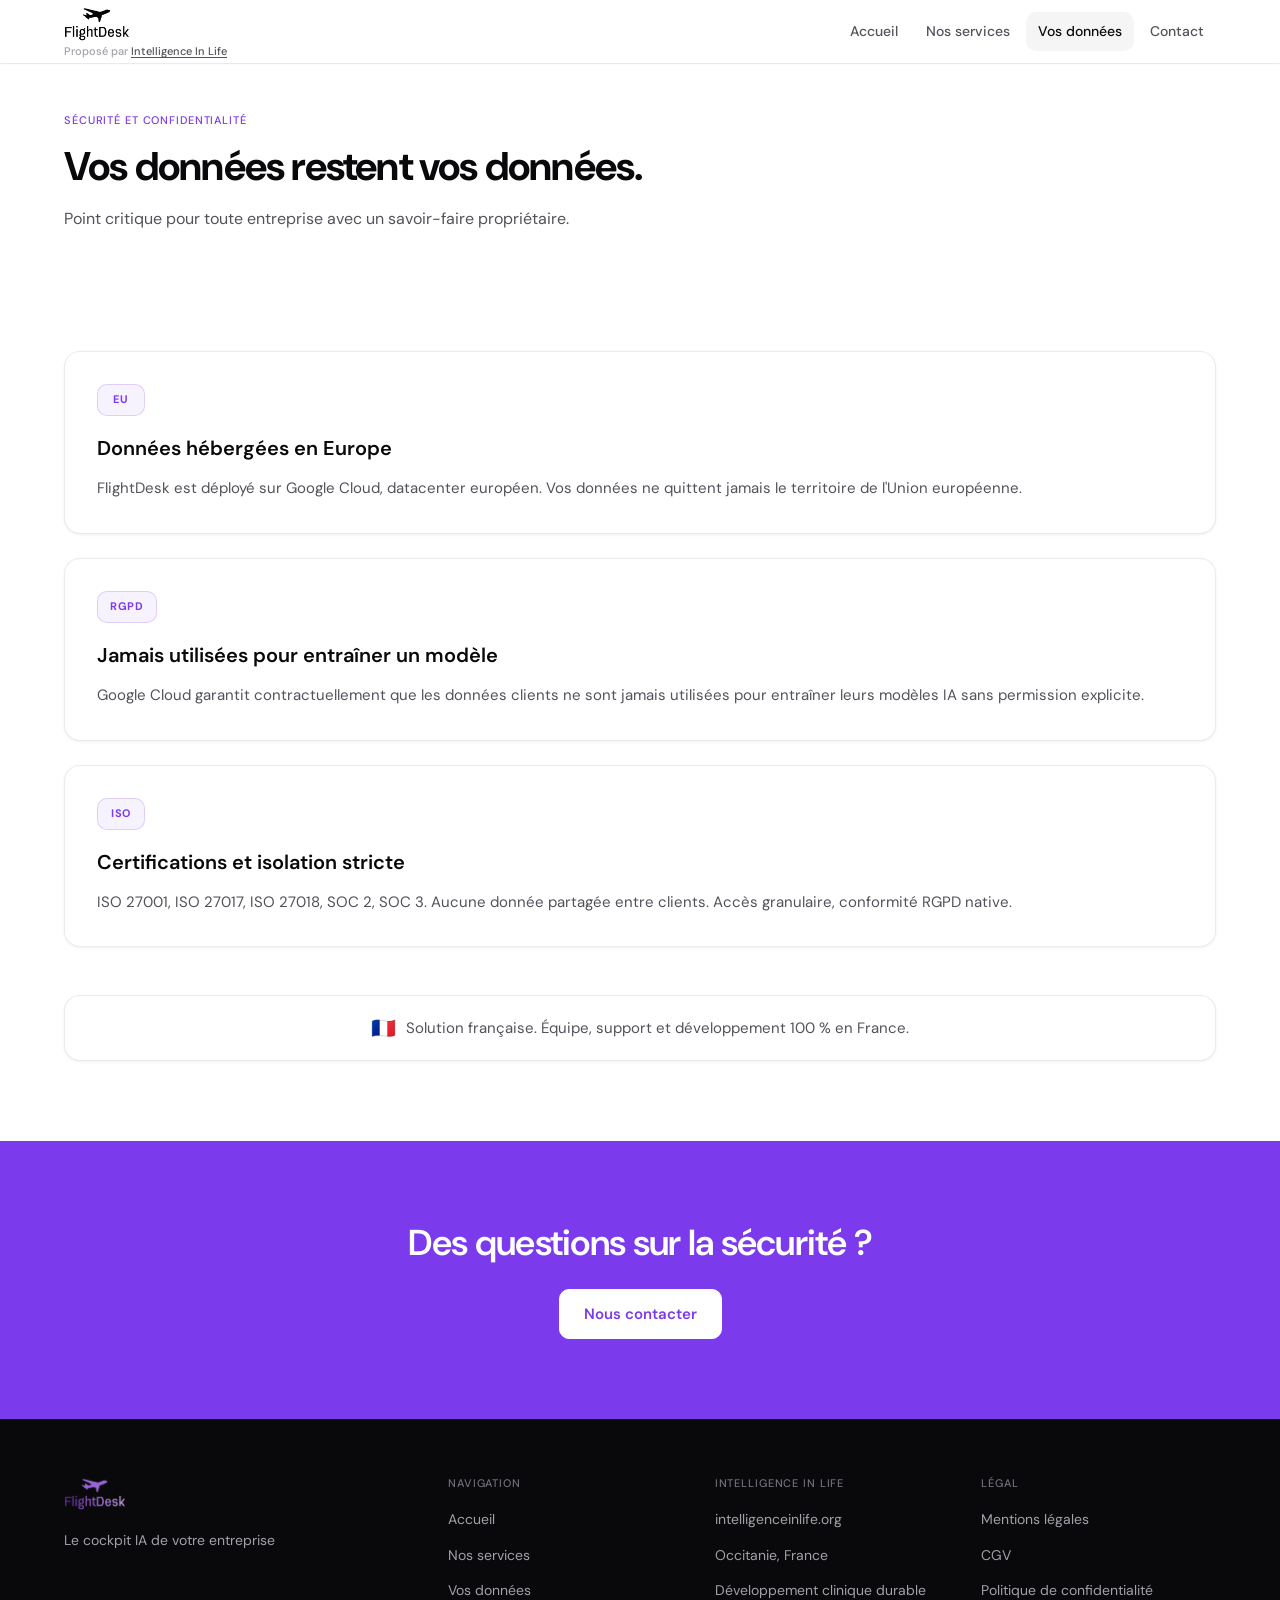
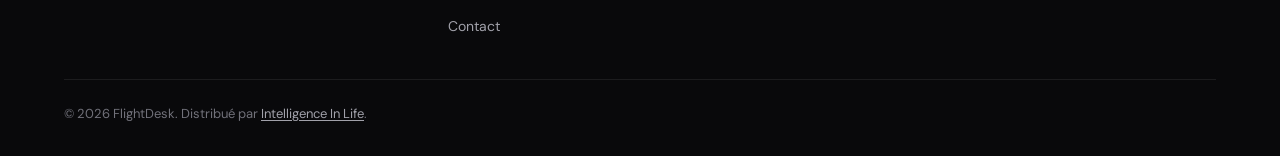
<file: securite.html>
<!DOCTYPE html>
<html lang="fr">
<head>
  <meta charset="UTF-8">
  <meta name="viewport" content="width=device-width, initial-scale=1.0">
  <title>Vos données | FlightDesk</title>
  <meta name="description" content="Données hébergées en Europe, jamais utilisées pour entraîner des modèles. FlightDesk : RGPD natif, certifications ISO et SOC.">
  <link rel="icon" type="image/png" href="favicon.png">
  <link rel="icon" type="image/x-icon" href="favicon.ico">
  <link rel="preconnect" href="https://fonts.googleapis.com">
  <link rel="preconnect" href="https://fonts.gstatic.com" crossorigin>
  <link href="https://fonts.googleapis.com/css2?family=DM+Sans:ital,opsz,wght@0,9..40,300..800;1,9..40,300..800&display=swap" rel="stylesheet">
  <link rel="stylesheet" href="style.css">
</head>
<body class="page-inner">

<header class="site-header is-scrolled">
  <div class="header-inner">
    <div class="header-brand-group">
      <a href="index.html" class="logo">
        <img src="assets/logo-flightdesk.png" alt="FlightDesk" height="40">
      </a>
      <p class="header-partner">Proposé par <a href="https://www.intelligenceinlife.org/" target="_blank" rel="noopener noreferrer">Intelligence In Life</a></p>
    </div>
    <button class="nav-toggle" type="button" aria-expanded="false" aria-controls="site-nav" aria-label="Menu">
      <span></span><span></span><span></span>
    </button>
    <nav id="site-nav" class="site-nav" aria-label="Principale">
      <ul class="nav-list">
        <li><a href="index.html">Accueil</a></li>
        <li><a href="services.html">Nos services</a></li>
        <li><a href="securite.html" class="is-active">Vos données</a></li>
        <li><a href="contact.html">Contact</a></li>
      </ul>
    </nav>
  </div>
</header>

<main>
  <section class="page-hero fade-up">
    <div class="container">
      <div class="section-label">Sécurité et confidentialité</div>
      <h1 class="section-title">Vos données restent vos données.</h1>
      <p class="section-lead">Point critique pour toute entreprise avec un savoir-faire propriétaire.</p>
    </div>
  </section>

  <section class="section fade-up">
    <div class="container">
      <div class="security-grid stagger-children">
        <article class="security-card">
          <span class="sec-badge">EU</span>
          <h3>Données hébergées en Europe</h3>
          <p>FlightDesk est déployé sur Google Cloud, datacenter européen. Vos données ne quittent jamais le territoire de l'Union européenne.</p>
        </article>
        <article class="security-card">
          <span class="sec-badge">RGPD</span>
          <h3>Jamais utilisées pour entraîner un modèle</h3>
          <p>Google Cloud garantit contractuellement que les données clients ne sont jamais utilisées pour entraîner leurs modèles IA sans permission explicite.</p>
        </article>
        <article class="security-card">
          <span class="sec-badge">ISO</span>
          <h3>Certifications et isolation stricte</h3>
          <p>ISO 27001, ISO 27017, ISO 27018, SOC 2, SOC 3. Aucune donnée partagée entre clients. Accès granulaire, conformité RGPD native.</p>
        </article>
      </div>
      <p class="french-badge fade-up">
        <span class="french-flag" aria-hidden="true">🇫🇷</span>
        Solution française. Équipe, support et développement 100&nbsp;% en France.
      </p>
    </div>
  </section>

  <section class="cta-violet fade-up">
    <div class="container">
      <h2 class="section-title">Des questions sur la sécurité ?</h2>
      <a href="contact.html" class="btn btn-white">Nous contacter</a>
    </div>
  </section>
</main>

<footer class="site-footer">
  <div class="container">
    <div class="footer-grid footer-grid-extended">
      <div class="footer-brand">
        <a href="index.html" class="logo">
          <img src="assets/logo-flightdesk.png" alt="FlightDesk" height="36">
        </a>
        <p class="footer-tagline">Le cockpit IA de votre entreprise</p>
      </div>
      <div class="footer-links">
        <h4>Navigation</h4>
        <ul>
          <li><a href="index.html">Accueil</a></li>
          <li><a href="services.html">Nos services</a></li>
          <li><a href="securite.html">Vos données</a></li>
          <li><a href="contact.html">Contact</a></li>
        </ul>
      </div>
      <div class="footer-links footer-contact">
        <h4>Intelligence In Life</h4>
        <ul>
          <li><a href="https://www.intelligenceinlife.org/" target="_blank" rel="noopener noreferrer">intelligenceinlife.org</a></li>
          <li><span>Occitanie, France</span></li>
          <li><span>Développement clinique durable</span></li>
        </ul>
      </div>
      <div class="footer-links">
        <h4>Légal</h4>
        <ul>
          <li><a href="#">Mentions légales</a></li>
          <li><a href="#">CGV</a></li>
          <li><a href="#">Politique de confidentialité</a></li>
        </ul>
      </div>
    </div>
    <div class="footer-bottom">
      <span>© 2026 FlightDesk. Distribué par <a href="https://www.intelligenceinlife.org/" target="_blank" rel="noopener noreferrer">Intelligence In Life</a>.</span>
    </div>
  </div>
</footer>

<script src="main.js"></script>
</body>
</html>
</file>
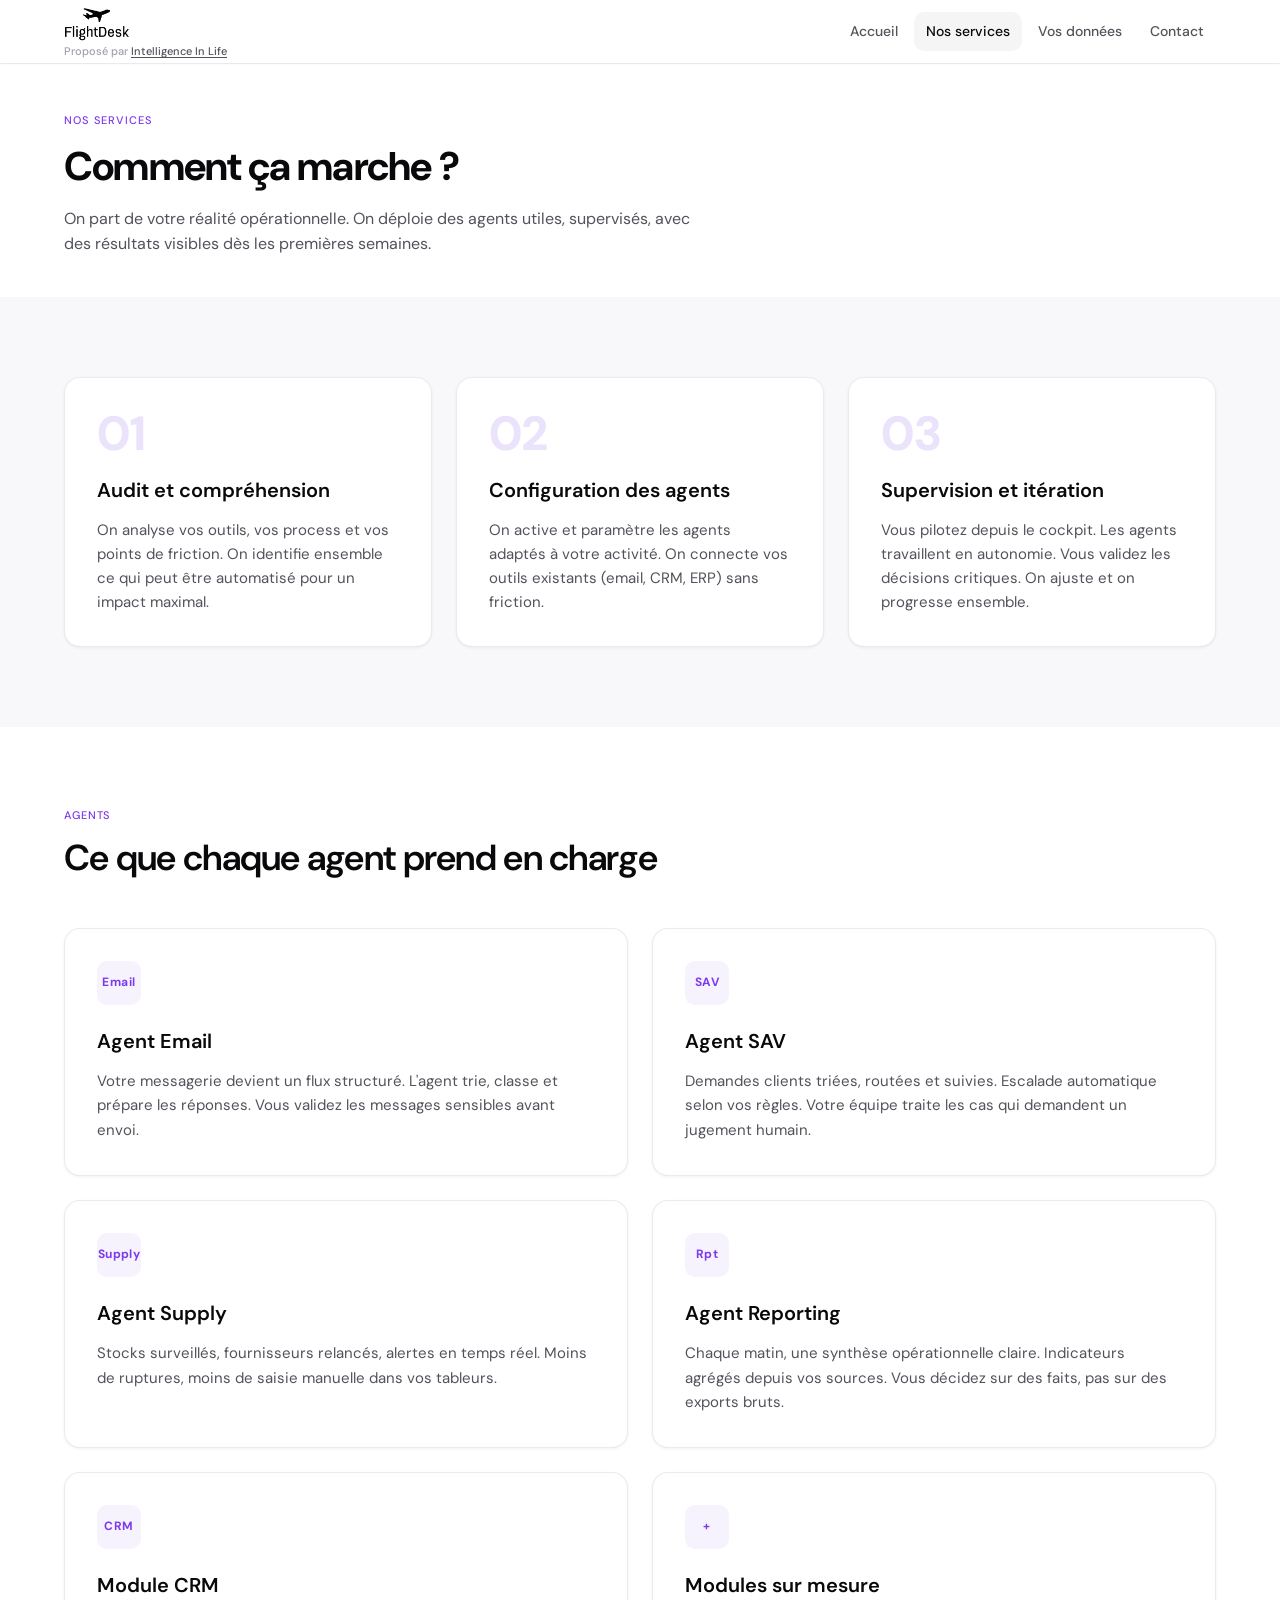
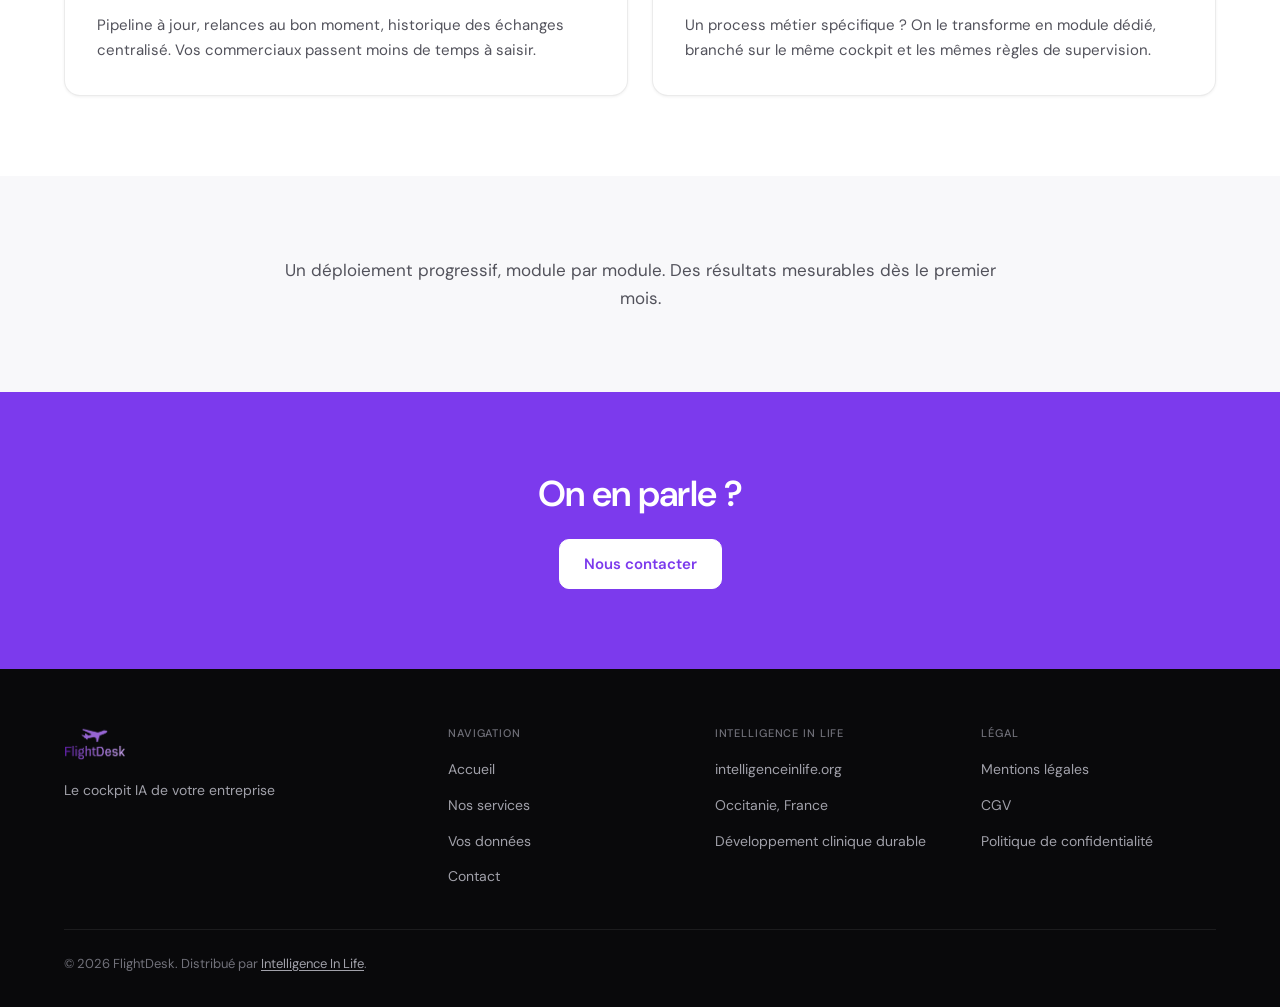
<file: services.html>
<!DOCTYPE html>
<html lang="fr">
<head>
  <meta charset="UTF-8">
  <meta name="viewport" content="width=device-width, initial-scale=1.0">
  <title>Nos services | FlightDesk</title>
  <meta name="description" content="Audit, configuration des agents IA et supervision continue. FlightDesk déploie votre cockpit module par module.">
  <link rel="icon" type="image/png" href="favicon.png">
  <link rel="icon" type="image/x-icon" href="favicon.ico">
  <link rel="preconnect" href="https://fonts.googleapis.com">
  <link rel="preconnect" href="https://fonts.gstatic.com" crossorigin>
  <link href="https://fonts.googleapis.com/css2?family=DM+Sans:ital,opsz,wght@0,9..40,300..800;1,9..40,300..800&display=swap" rel="stylesheet">
  <link rel="stylesheet" href="style.css">
</head>
<body class="page-inner">

<header class="site-header is-scrolled">
  <div class="header-inner">
    <div class="header-brand-group">
      <a href="index.html" class="logo">
        <img src="assets/logo-flightdesk.png" alt="FlightDesk" height="40">
      </a>
      <p class="header-partner">Proposé par <a href="https://www.intelligenceinlife.org/" target="_blank" rel="noopener noreferrer">Intelligence In Life</a></p>
    </div>
    <button class="nav-toggle" type="button" aria-expanded="false" aria-controls="site-nav" aria-label="Menu">
      <span></span><span></span><span></span>
    </button>
    <nav id="site-nav" class="site-nav" aria-label="Principale">
      <ul class="nav-list">
        <li><a href="index.html">Accueil</a></li>
        <li><a href="services.html" class="is-active">Nos services</a></li>
        <li><a href="securite.html">Vos données</a></li>
        <li><a href="contact.html">Contact</a></li>
      </ul>
    </nav>
  </div>
</header>

<main>
  <section class="page-hero fade-up">
    <div class="container">
      <div class="section-label">Nos services</div>
      <h1 class="section-title">Comment ça marche ?</h1>
      <p class="section-lead">On part de votre réalité opérationnelle. On déploie des agents utiles, supervisés, avec des résultats visibles dès les premières semaines.</p>
    </div>
  </section>

  <section class="section-alt fade-up">
    <div class="container">
      <div class="steps-grid stagger-children">
        <article class="step-card">
          <div class="step-num">01</div>
          <h3>Audit et compréhension</h3>
          <p>On analyse vos outils, vos process et vos points de friction. On identifie ensemble ce qui peut être automatisé pour un impact maximal.</p>
        </article>
        <article class="step-card">
          <div class="step-num">02</div>
          <h3>Configuration des agents</h3>
          <p>On active et paramètre les agents adaptés à votre activité. On connecte vos outils existants (email, CRM, ERP) sans friction.</p>
        </article>
        <article class="step-card">
          <div class="step-num">03</div>
          <h3>Supervision et itération</h3>
          <p>Vous pilotez depuis le cockpit. Les agents travaillent en autonomie. Vous validez les décisions critiques. On ajuste et on progresse ensemble.</p>
        </article>
      </div>
    </div>
  </section>

  <section class="section fade-up">
    <div class="container">
      <div class="section-header">
        <div class="section-label">Agents</div>
        <h2 class="section-title">Ce que chaque agent prend en charge</h2>
      </div>
      <div class="agent-detail-grid stagger-children">
        <article class="agent-detail-card">
          <div class="card-icon">Email</div>
          <h3>Agent Email</h3>
          <p>Votre messagerie devient un flux structuré. L'agent trie, classe et prépare les réponses. Vous validez les messages sensibles avant envoi.</p>
        </article>
        <article class="agent-detail-card">
          <div class="card-icon">SAV</div>
          <h3>Agent SAV</h3>
          <p>Demandes clients triées, routées et suivies. Escalade automatique selon vos règles. Votre équipe traite les cas qui demandent un jugement humain.</p>
        </article>
        <article class="agent-detail-card">
          <div class="card-icon">Supply</div>
          <h3>Agent Supply</h3>
          <p>Stocks surveillés, fournisseurs relancés, alertes en temps réel. Moins de ruptures, moins de saisie manuelle dans vos tableurs.</p>
        </article>
        <article class="agent-detail-card">
          <div class="card-icon">Rpt</div>
          <h3>Agent Reporting</h3>
          <p>Chaque matin, une synthèse opérationnelle claire. Indicateurs agrégés depuis vos sources. Vous décidez sur des faits, pas sur des exports bruts.</p>
        </article>
        <article class="agent-detail-card">
          <div class="card-icon">CRM</div>
          <h3>Module CRM</h3>
          <p>Pipeline à jour, relances au bon moment, historique des échanges centralisé. Vos commerciaux passent moins de temps à saisir.</p>
        </article>
        <article class="agent-detail-card">
          <div class="card-icon">+</div>
          <h3>Modules sur mesure</h3>
          <p>Un process métier spécifique ? On le transforme en module dédié, branché sur le même cockpit et les mêmes règles de supervision.</p>
        </article>
      </div>
    </div>
  </section>

  <section class="section-alt fade-up">
    <div class="container">
      <p class="deploy-note">Un déploiement progressif, module par module. Des résultats mesurables dès le premier mois.</p>
    </div>
  </section>

  <section class="cta-violet fade-up">
    <div class="container">
      <h2 class="section-title">On en parle ?</h2>
      <a href="contact.html" class="btn btn-white">Nous contacter</a>
    </div>
  </section>
</main>

<footer class="site-footer">
  <div class="container">
    <div class="footer-grid footer-grid-extended">
      <div class="footer-brand">
        <a href="index.html" class="logo">
          <img src="assets/logo-flightdesk.png" alt="FlightDesk" height="36">
        </a>
        <p class="footer-tagline">Le cockpit IA de votre entreprise</p>
      </div>
      <div class="footer-links">
        <h4>Navigation</h4>
        <ul>
          <li><a href="index.html">Accueil</a></li>
          <li><a href="services.html">Nos services</a></li>
          <li><a href="securite.html">Vos données</a></li>
          <li><a href="contact.html">Contact</a></li>
        </ul>
      </div>
      <div class="footer-links footer-contact">
        <h4>Intelligence In Life</h4>
        <ul>
          <li><a href="https://www.intelligenceinlife.org/" target="_blank" rel="noopener noreferrer">intelligenceinlife.org</a></li>
          <li><span>Occitanie, France</span></li>
          <li><span>Développement clinique durable</span></li>
        </ul>
      </div>
      <div class="footer-links">
        <h4>Légal</h4>
        <ul>
          <li><a href="#">Mentions légales</a></li>
          <li><a href="#">CGV</a></li>
          <li><a href="#">Politique de confidentialité</a></li>
        </ul>
      </div>
    </div>
    <div class="footer-bottom">
      <span>© 2026 FlightDesk. Distribué par <a href="https://www.intelligenceinlife.org/" target="_blank" rel="noopener noreferrer">Intelligence In Life</a>.</span>
    </div>
  </div>
</footer>

<script src="main.js"></script>
</body>
</html>
</file>
<file: style.css>
/* FlightDesk · Thème clair */

*, *::before, *::after {
  box-sizing: border-box;
  margin: 0;
  padding: 0;
}

:root {
  --bg-base: #ffffff;
  --bg-alt: #f8f8fa;
  --bg-card: #ffffff;
  --bg-accent-subtle: rgba(124, 58, 237, 0.06);
  --accent: #7c3aed;
  --accent-hover: #6d28d9;
  --accent-light: #d3abfe;
  --text-primary: #09090b;
  --text-secondary: #52525b;
  --text-muted: #a1a1aa;
  --border: rgba(0, 0, 0, 0.08);
  --border-hover: rgba(124, 58, 237, 0.3);
  --shadow-card: 0 1px 3px rgba(0, 0, 0, 0.06);
  --shadow-hover: 0 4px 20px rgba(124, 58, 237, 0.08);
  --radius: 10px;
  --radius-card: 16px;
  --font: 'DM Sans', system-ui, -apple-system, sans-serif;
  --nav-h: 64px;
  --container: 1200px;
  --footer-bg: #09090b;
  --stagger-step: 80ms;
}

html {
  scroll-behavior: smooth;
}

body {
  background: var(--bg-base);
  color: var(--text-primary);
  font-family: var(--font);
  font-size: 16px;
  font-weight: 400;
  line-height: 1.6;
  overflow-x: hidden;
}

body.nav-open {
  overflow: hidden;
}

a {
  color: inherit;
  text-decoration: none;
}

img {
  max-width: 100%;
  display: block;
}

.container {
  width: 100%;
  max-width: var(--container);
  margin: 0 auto;
  padding: 0 24px;
}

/* Header */
.site-header {
  position: fixed;
  top: 0;
  left: 0;
  right: 0;
  z-index: 200;
  height: var(--nav-h);
  display: flex;
  align-items: center;
  background: transparent;
  border-bottom: 1px solid transparent;
  transition: background 0.35s ease, border-color 0.35s ease, box-shadow 0.35s ease;
  isolation: isolate;
}

.site-header.is-scrolled {
  background: transparent;
  border-bottom-color: rgba(0, 0, 0, 0.06);
  box-shadow: none;
}

.site-header.is-scrolled::before {
  content: '';
  position: absolute;
  inset: 0;
  z-index: -1;
  background: rgba(255, 255, 255, 0.96);
  backdrop-filter: blur(12px);
  -webkit-backdrop-filter: blur(12px);
  box-shadow: 0 1px 3px rgba(0, 0, 0, 0.04);
  pointer-events: none;
}

.header-inner {
  display: flex;
  align-items: center;
  justify-content: space-between;
  gap: 16px;
  width: 100%;
  max-width: var(--container);
  margin: 0 auto;
  padding: 0 24px;
}

.logo {
  display: inline-flex;
  align-items: center;
  flex-shrink: 0;
  line-height: 0;
}

.logo img {
  display: block;
  height: 38px;
  width: auto;
  transition: filter 0.3s ease;
}

.site-header.is-scrolled .logo img {
  filter: brightness(0);
}

.brand {
  display: inline-flex;
  align-items: center;
  gap: 10px;
  font-weight: 700;
  font-size: 18px;
  letter-spacing: -0.02em;
  flex-shrink: 0;
  transition: color 0.35s ease;
}

.brand svg {
  flex-shrink: 0;
  transition: color 0.35s ease;
}

.page-home .site-header:not(.is-scrolled) .nav-list a {
  color: rgba(255, 255, 255, 0.88);
}

.page-home .site-header:not(.is-scrolled) .nav-list a:hover,
.page-home .site-header:not(.is-scrolled) .nav-list a.is-active {
  color: #fff;
  background: rgba(255, 255, 255, 0.1);
}

.page-home .site-header:not(.is-scrolled) .nav-toggle {
  border-color: rgba(255, 255, 255, 0.25);
  color: #fff;
}

.site-header.is-scrolled .brand,
.site-header.is-scrolled .brand svg {
  color: var(--text-primary);
}

.site-header.is-scrolled .brand svg {
  color: var(--accent);
}

.page-inner .site-header .logo img {
  filter: brightness(0);
}

.nav-toggle {
  display: flex;
  flex-direction: column;
  justify-content: center;
  gap: 5px;
  width: 44px;
  height: 44px;
  padding: 10px;
  background: transparent;
  border: 1px solid var(--border);
  border-radius: var(--radius);
  cursor: pointer;
  color: var(--text-primary);
  transition: border-color 0.35s ease, color 0.35s ease;
}

.nav-toggle span {
  display: block;
  height: 2px;
  width: 100%;
  background: currentColor;
  border-radius: 1px;
  transition: transform 0.2s ease, opacity 0.2s ease;
}

.nav-toggle[aria-expanded="true"] span:nth-child(1) {
  transform: translateY(7px) rotate(45deg);
}

.nav-toggle[aria-expanded="true"] span:nth-child(2) {
  opacity: 0;
}

.nav-toggle[aria-expanded="true"] span:nth-child(3) {
  transform: translateY(-7px) rotate(-45deg);
}

.site-nav {
  display: none;
}

.site-nav.is-open {
  display: flex;
}

.nav-list {
  list-style: none;
  display: flex;
  flex-direction: column;
  gap: 4px;
}

.nav-list a {
  display: block;
  padding: 10px 14px;
  font-size: 15px;
  font-weight: 500;
  color: var(--text-secondary);
  border-radius: var(--radius);
  transition: color 0.15s ease, background 0.15s ease;
}

.nav-list a:hover,
.nav-list a.is-active {
  color: var(--text-primary);
  background: rgba(0, 0, 0, 0.04);
}

.header-cta {
  display: none;
}

.btn {
  display: inline-flex;
  align-items: center;
  justify-content: center;
  gap: 8px;
  font-family: var(--font);
  font-size: 15px;
  font-weight: 600;
  padding: 12px 24px;
  border-radius: var(--radius);
  border: 1px solid transparent;
  cursor: pointer;
  transition: background 0.15s ease, border-color 0.15s ease, transform 0.15s ease, box-shadow 0.2s ease;
  text-decoration: none;
}

.btn-primary {
  color: #fff;
  background: var(--accent);
  border-color: var(--accent);
}

.btn-primary:hover {
  background: var(--accent-hover);
  border-color: var(--accent-hover);
  transform: translateY(-1px);
  box-shadow: var(--shadow-hover);
}

.btn-secondary {
  color: var(--text-primary);
  background: transparent;
  border-color: rgba(0, 0, 0, 0.15);
}

.btn-secondary:hover {
  background: rgba(0, 0, 0, 0.03);
  border-color: rgba(0, 0, 0, 0.22);
}

.hero .btn-secondary {
  color: #fff;
  border-color: rgba(255, 255, 255, 0.35);
}

.hero .btn-secondary:hover {
  background: rgba(255, 255, 255, 0.08);
  border-color: rgba(255, 255, 255, 0.5);
}

.btn-white {
  color: var(--accent);
  background: #fff;
  border-color: #fff;
}

.btn-white:hover {
  background: #f4f4f5;
  transform: translateY(-1px);
}

.btn-sm {
  font-size: 14px;
  padding: 10px 18px;
}

@media (max-width: 899px) {
  .site-nav {
    position: fixed;
    inset: 0;
    width: 100%;
    max-width: 100%;
    height: 100%;
    height: 100dvh;
    z-index: 9999;
    flex-direction: column;
    justify-content: center;
    align-items: center;
    gap: 0;
    padding: calc(var(--nav-h) + 32px) 24px 40px;
    background: #0a0f1a;
    border: none;
    overflow-x: hidden;
    overflow-y: auto;
    -webkit-overflow-scrolling: touch;
  }

  .btn {
    min-height: 44px;
  }

  .nav-list {
    width: 100%;
    max-width: 320px;
    align-items: stretch;
    gap: 8px;
  }

  .nav-list a {
    text-align: center;
    font-size: 1.25rem;
    font-weight: 600;
    padding: 14px 20px;
    color: rgba(255, 255, 255, 0.88);
  }

  .nav-list a:hover,
  .nav-list a.is-active {
    color: #fff;
    background: rgba(255, 255, 255, 0.08);
  }

  .site-nav .header-cta-mobile {
    display: inline-flex;
    margin-top: 32px;
    width: 100%;
    max-width: 320px;
    justify-content: center;
  }

  body.nav-open .site-header {
    z-index: 10000;
    background: transparent;
    border-bottom-color: transparent;
    box-shadow: none;
  }

  body.nav-open .site-header::before {
    display: none;
  }

  body.nav-open .site-header .logo img {
    filter: brightness(0) invert(1);
  }

  body.nav-open .nav-toggle {
    position: relative;
    z-index: 10001;
    border-color: rgba(255, 255, 255, 0.35);
    color: #fff;
  }

  body.page-home.nav-open .site-header .logo img {
    filter: brightness(0) invert(1);
  }

  body.nav-open .header-inner {
    overflow: visible;
  }
}

@media (min-width: 900px) {
  .nav-toggle {
    display: none;
  }

  .site-nav {
    display: flex;
    align-items: center;
    gap: 8px;
    position: static;
    padding: 0;
    background: none;
    border: none;
    overflow: visible;
  }

  .nav-list {
    flex-direction: row;
    gap: 4px;
  }

  .nav-list a {
    padding: 8px 12px;
    font-size: 14px;
  }

  .header-cta {
    display: inline-flex;
  }

  .header-cta-mobile {
    display: none;
  }
}

/* Main */
.page-inner main {
  padding-top: var(--nav-h);
}

.page-home main {
  padding-top: 0;
}

/* Typography */
.section-label {
  font-size: 11px;
  font-weight: 500;
  letter-spacing: 0.08em;
  text-transform: uppercase;
  color: var(--accent);
  margin-bottom: 12px;
}

.section-title {
  font-weight: 600;
  font-size: clamp(24px, 4vw, 36px);
  line-height: 1.2;
  letter-spacing: -0.02em;
  color: var(--text-primary);
  margin-bottom: 16px;
}

.section-lead {
  font-size: 16px;
  line-height: 1.6;
  color: var(--text-secondary);
  max-width: 640px;
}

.page-hero {
  padding: 48px 0 40px;
  background: var(--bg-base);
}

.page-hero .section-title {
  font-size: clamp(28px, 4.5vw, 40px);
  font-weight: 700;
}

/* Sections */
.section {
  padding: 80px 0;
  background: var(--bg-base);
}

.section-alt {
  padding: 80px 0;
  background: var(--bg-alt);
}

.section-header {
  margin-bottom: 48px;
}

.section-header.center {
  text-align: center;
}

.section-header.center .section-lead {
  margin-left: auto;
  margin-right: auto;
}

/* Hero fullscreen */
.hero {
  position: relative;
  width: 100%;
  height: 100vh;
  height: 100dvh;
  min-height: 100vh;
  min-height: 100dvh;
  overflow: hidden;
  background: #05070d;
  isolation: isolate;
}

.hero-media {
  position: absolute;
  inset: 0;
  z-index: 0;
  width: 100%;
  overflow: hidden;
  pointer-events: none;
}

.hero-media-fallback {
  position: absolute;
  inset: 0;
  z-index: 0;
  overflow: hidden;
  background:
    radial-gradient(ellipse 70% 45% at 78% 18%, rgba(255, 248, 220, 0.14) 0%, transparent 55%),
    radial-gradient(ellipse 50% 40% at 20% 80%, rgba(124, 58, 237, 0.12) 0%, transparent 50%),
    linear-gradient(165deg, #0a1a3a 0%, #163a6b 38%, #3079bd 68%, #0d1525 100%);
}

.hero-fallback-jet {
  position: absolute;
  bottom: 22%;
  left: 50%;
  width: min(88%, 480px);
  max-width: 100%;
  height: auto;
  transform: translateX(-50%);
  opacity: 0.22;
  pointer-events: none;
}

.hero--animated .hero-media-fallback {
  visibility: hidden;
  z-index: -1;
}

.hero-media iframe {
  position: absolute;
  top: 0;
  left: 50%;
  z-index: 0;
  width: 100%;
  height: 100%;
  min-width: 177.78vh;
  min-height: 56.25vw;
  transform: translateX(-50%);
  transform-origin: top center;
  border: 0;
  pointer-events: none;
}

.hero-media-shield {
  position: absolute;
  inset: 0;
  z-index: 1;
  pointer-events: none;
}

.hero-inner {
  position: relative;
  z-index: 4;
  display: flex;
  align-items: center;
  width: 100%;
  max-width: var(--container);
  min-height: 100vh;
  min-height: 100dvh;
  margin: 0 auto;
  padding: calc(var(--nav-h) + 48px) 24px 80px;
  box-sizing: border-box;
}

.hero-copy {
  max-width: 620px;
  padding: clamp(28px, 4vw, 44px);
  border-radius: 20px;
  background: rgba(6, 8, 16, 0.55);
  backdrop-filter: blur(20px);
  -webkit-backdrop-filter: blur(20px);
  border: 1px solid rgba(255, 255, 255, 0.08);
  box-shadow: 0 24px 64px rgba(0, 0, 0, 0.35);
}

.hero-copy h1 {
  font-weight: 800;
  font-size: clamp(2rem, 5vw, 3.5rem);
  line-height: 1.05;
  letter-spacing: -0.02em;
  color: #fff;
  margin-bottom: 20px;
}

.hero-copy .hero-sub {
  font-size: clamp(1rem, 2vw, 1.125rem);
  font-weight: 400;
  line-height: 1.6;
  color: rgba(255, 255, 255, 0.75);
  margin-bottom: 32px;
  max-width: 520px;
}

.hero-cta-row {
  display: flex;
  flex-wrap: wrap;
  gap: 12px;
}

.hero-bottom-fade {
  position: absolute;
  left: 0;
  right: 0;
  bottom: 0;
  height: 120px;
  z-index: 3;
  pointer-events: none;
  background: linear-gradient(to bottom, transparent, var(--bg-base));
}

@media (max-width: 767px) {
  .section,
  .section-alt {
    padding: 48px 0;
  }

  .cta-violet {
    padding: 48px 0;
  }

  .page-hero {
    padding: 32px 0 24px;
  }

  .hero-inner {
    align-items: center;
    justify-content: center;
    padding: calc(var(--nav-h) + 16px) 20px 24px;
    min-height: 100dvh;
  }

  .hero-copy {
    width: 100%;
    max-width: 100%;
    padding: 20px 22px;
  }

  .hero-copy h1 {
    font-size: clamp(1.5rem, 6.5vw, 2rem);
    margin-bottom: 10px;
  }

  .hero-copy .hero-sub {
    font-size: 0.9375rem;
    margin-bottom: 18px;
    line-height: 1.5;
  }

  .hero-fallback-jet {
    bottom: 14%;
    opacity: 0.18;
  }

  .hero-bottom-fade {
    height: 80px;
  }
}

@media (max-width: 767px) and (max-height: 700px) {
  .hero-inner {
    padding: calc(var(--nav-h) + 12px) 16px 16px;
  }

  .hero-copy {
    padding: 16px 18px;
  }

  .hero-copy h1 {
    font-size: 1.5rem;
    margin-bottom: 8px;
  }

  .hero-copy .hero-sub {
    font-size: 0.875rem;
    margin-bottom: 14px;
  }

  .hero-cta-row {
    gap: 10px;
  }

  .hero-fallback-jet {
    bottom: 10%;
    width: min(92%, 360px);
    opacity: 0.14;
  }
}

@media (prefers-reduced-motion: reduce) {
  .hero-media iframe {
    display: none !important;
  }

  .hero-media-fallback {
    visibility: visible !important;
    z-index: 0;
  }
}

/* Stats */
.stats-grid {
  display: grid;
  gap: 20px;
  grid-template-columns: 1fr;
}

.stat-card {
  background: var(--bg-card);
  border: 1px solid var(--border);
  border-radius: var(--radius-card);
  padding: 32px;
  box-shadow: var(--shadow-card);
}

.stat-value {
  font-size: clamp(1.75rem, 4vw, 2.5rem);
  font-weight: 800;
  letter-spacing: -0.03em;
  color: var(--accent);
  line-height: 1.1;
  margin-bottom: 10px;
}

.stat-label {
  font-size: 15px;
  color: var(--text-secondary);
  line-height: 1.55;
}

.stat-source {
  font-size: 12px;
  color: var(--text-muted);
  margin-top: 14px;
}

.highlight-box {
  margin-top: 32px;
  background: var(--bg-card);
  border: 1px solid var(--border-hover);
  border-radius: var(--radius-card);
  padding: 32px;
  box-shadow: var(--shadow-card);
}

.highlight-box h3 {
  font-size: 20px;
  font-weight: 600;
  margin-bottom: 20px;
}

.highlight-list {
  list-style: none;
  display: flex;
  flex-direction: column;
  gap: 12px;
}

.highlight-list li {
  font-size: 15px;
  color: var(--text-secondary);
  padding-left: 20px;
  position: relative;
}

.highlight-list li::before {
  content: '';
  position: absolute;
  left: 0;
  top: 0.55em;
  width: 6px;
  height: 6px;
  border-radius: 50%;
  background: var(--accent);
}

.highlight-source {
  font-size: 12px;
  color: var(--text-muted);
  margin-top: 20px;
}

@media (min-width: 768px) {
  .stats-grid {
    grid-template-columns: repeat(3, 1fr);
  }
}

/* Cards */
.cards-grid {
  display: grid;
  gap: 20px;
  grid-template-columns: 1fr;
}

.card {
  background: var(--bg-card);
  border: 1px solid var(--border);
  border-radius: var(--radius-card);
  padding: 32px;
  box-shadow: var(--shadow-card);
  transition: border-color 0.2s ease, box-shadow 0.2s ease;
}

.card:hover {
  border-color: var(--border-hover);
  box-shadow: var(--shadow-hover);
}

.card-featured {
  background: var(--bg-accent-subtle);
  border-color: rgba(124, 58, 237, 0.15);
}

.card-icon {
  width: 44px;
  height: 44px;
  display: flex;
  align-items: center;
  justify-content: center;
  border-radius: var(--radius);
  background: var(--bg-accent-subtle);
  color: var(--accent);
  margin-bottom: 16px;
  font-size: 12px;
  font-weight: 700;
  letter-spacing: 0.04em;
}

.card h3 {
  font-size: 18px;
  font-weight: 600;
  margin-bottom: 10px;
}

.card p {
  font-size: 15px;
  color: var(--text-secondary);
  line-height: 1.6;
}

@media (min-width: 640px) {
  .cards-grid.cols-2 {
    grid-template-columns: repeat(2, 1fr);
  }

  .cards-grid.cols-3 {
    grid-template-columns: repeat(3, 1fr);
  }
}

/* Steps */
.steps-grid {
  display: grid;
  gap: 24px;
  grid-template-columns: 1fr;
}

.step-card {
  background: var(--bg-card);
  border: 1px solid var(--border);
  border-radius: var(--radius-card);
  padding: 32px;
  box-shadow: var(--shadow-card);
}

.step-num {
  font-size: 48px;
  font-weight: 800;
  color: rgba(124, 58, 237, 0.15);
  line-height: 1;
  margin-bottom: 16px;
}

.step-card h3 {
  font-size: 20px;
  font-weight: 600;
  margin-bottom: 12px;
}

.step-card p {
  color: var(--text-secondary);
  font-size: 15px;
}

@media (min-width: 768px) {
  .steps-grid {
    grid-template-columns: repeat(3, 1fr);
  }
}

/* Agents detail */
.agent-detail-grid {
  display: grid;
  gap: 24px;
}

.agent-detail-card {
  background: var(--bg-card);
  border: 1px solid var(--border);
  border-radius: var(--radius-card);
  padding: 32px;
  box-shadow: var(--shadow-card);
}

.agent-detail-card .card-icon {
  margin-bottom: 20px;
}

.agent-detail-card h3 {
  font-size: 20px;
  font-weight: 600;
  margin-bottom: 12px;
}

.agent-detail-card p {
  font-size: 15px;
  color: var(--text-secondary);
  line-height: 1.65;
}

.deploy-note {
  text-align: center;
  font-size: 17px;
  color: var(--text-secondary);
  max-width: 720px;
  margin: 0 auto;
  line-height: 1.65;
}

/* Security */
.security-grid {
  display: grid;
  gap: 24px;
}

.security-card {
  background: var(--bg-card);
  border: 1px solid var(--border);
  border-radius: var(--radius-card);
  padding: 32px;
  box-shadow: var(--shadow-card);
}

.sec-badge {
  display: inline-flex;
  align-items: center;
  justify-content: center;
  min-width: 48px;
  height: 32px;
  padding: 0 12px;
  font-size: 11px;
  font-weight: 700;
  letter-spacing: 0.06em;
  text-transform: uppercase;
  color: var(--accent);
  background: var(--bg-accent-subtle);
  border: 1px solid rgba(124, 58, 237, 0.2);
  border-radius: var(--radius);
  margin-bottom: 16px;
}

.security-card h3 {
  font-size: 20px;
  font-weight: 600;
  margin-bottom: 12px;
}

.security-card p {
  font-size: 15px;
  color: var(--text-secondary);
  line-height: 1.65;
}

.french-badge {
  display: flex;
  align-items: center;
  justify-content: center;
  gap: 10px;
  margin-top: 48px;
  padding: 20px 24px;
  font-size: 15px;
  color: var(--text-secondary);
  background: var(--bg-card);
  border: 1px solid var(--border);
  border-radius: var(--radius-card);
  box-shadow: var(--shadow-card);
}

.french-flag {
  font-size: 20px;
  line-height: 1;
}

/* Team */
.team-grid {
  display: grid;
  gap: 24px;
  grid-template-columns: 1fr;
}

.team-card {
  background: var(--bg-card);
  border: 1px solid var(--border);
  border-radius: var(--radius-card);
  padding: 32px;
  box-shadow: var(--shadow-card);
  display: flex;
  flex-direction: column;
  gap: 20px;
}

.team-card-top {
  display: flex;
  gap: 20px;
  align-items: flex-start;
}

.team-avatar {
  width: 80px;
  height: 80px;
  border-radius: 50%;
  object-fit: cover;
  flex-shrink: 0;
  display: block;
}

.team-name {
  font-size: 20px;
  font-weight: 600;
  margin-bottom: 4px;
}

.team-role {
  font-size: 13px;
  font-weight: 600;
  color: var(--accent);
}

.team-bio {
  font-size: 15px;
  color: var(--text-secondary);
  line-height: 1.65;
}

.team-link {
  display: inline-flex;
  align-items: center;
  gap: 8px;
  font-size: 14px;
  font-weight: 600;
  color: var(--accent);
  margin-top: auto;
}

.team-link:hover {
  color: var(--accent-hover);
}

@media (min-width: 640px) {
  .team-grid {
    grid-template-columns: repeat(2, 1fr);
  }

  .agent-detail-grid {
    grid-template-columns: repeat(2, 1fr);
  }
}

/* Contact */
.contact-section {
  padding-top: 0;
}

.contact-layout {
  display: grid;
  gap: 32px;
  grid-template-columns: 1fr;
}

.contact-card {
  background: #fff;
  border: 1px solid rgba(0, 0, 0, 0.08);
  border-radius: 16px;
  padding: clamp(24px, 4vw, 36px);
  box-shadow: 0 1px 2px rgba(0, 0, 0, 0.04);
}

.contact-form {
  display: flex;
  flex-direction: column;
  gap: 22px;
}

.form-row {
  display: grid;
  gap: 22px;
  grid-template-columns: 1fr;
}

.form-group label,
.form-fieldset legend {
  display: block;
  font-size: 14px;
  font-weight: 500;
  color: #09090b;
  margin-bottom: 6px;
}

.form-fieldset {
  border: 0;
  padding: 0;
  margin: 0;
}

.form-fieldset legend {
  padding: 0;
}

.form-group input,
.form-group textarea,
.form-group select {
  width: 100%;
  font-family: var(--font);
  font-size: 15px;
  color: var(--text-primary);
  background: #f8f8fa;
  border: 1px solid rgba(0, 0, 0, 0.12);
  border-radius: 10px;
  padding: 12px 16px;
  transition: border-color 0.15s ease, box-shadow 0.15s ease;
}

.form-group input:focus,
.form-group textarea:focus,
.form-group select:focus {
  outline: none;
  border-color: #7c3aed;
  box-shadow: 0 0 0 3px rgba(124, 58, 237, 0.12);
}

.form-group textarea {
  min-height: 148px;
  resize: vertical;
}

.form-hint {
  font-size: 13px;
  font-weight: 400;
  color: var(--text-muted);
}

.select-wrap {
  position: relative;
}

.select-wrap::after {
  content: "";
  position: absolute;
  right: 16px;
  top: 50%;
  width: 10px;
  height: 10px;
  border-right: 2px solid #71717a;
  border-bottom: 2px solid #71717a;
  transform: translateY(-65%) rotate(45deg);
  pointer-events: none;
}

.form-group select {
  appearance: none;
  -webkit-appearance: none;
  padding-right: 40px;
  cursor: pointer;
}

.radio-group {
  display: flex;
  flex-direction: column;
  gap: 12px;
  margin-top: 4px;
}

.radio-label {
  display: flex;
  align-items: center;
  gap: 12px;
  font-size: 15px;
  font-weight: 400;
  color: var(--text-secondary);
  cursor: pointer;
}

.radio-label input {
  position: absolute;
  opacity: 0;
  width: 0;
  height: 0;
  pointer-events: none;
}

.radio-ui {
  flex-shrink: 0;
  width: 20px;
  height: 20px;
  border: 1.5px solid rgba(0, 0, 0, 0.2);
  border-radius: 50%;
  background: #f8f8fa;
  transition: border-color 0.15s ease, box-shadow 0.15s ease;
}

.radio-label input:focus-visible + .radio-ui {
  box-shadow: 0 0 0 3px rgba(124, 58, 237, 0.12);
  border-color: #7c3aed;
}

.radio-label input:checked + .radio-ui {
  border-color: #7c3aed;
  border-width: 6px;
  background: #fff;
}

.contact-success {
  display: flex;
  align-items: flex-start;
  gap: 20px;
  max-width: 720px;
  margin: 0 auto 0;
  padding: 28px 32px;
  background: rgba(22, 163, 74, 0.08);
  border: 1px solid rgba(22, 163, 74, 0.22);
  border-radius: 16px;
}

.contact-success-icon {
  flex-shrink: 0;
  display: flex;
  align-items: center;
  justify-content: center;
  width: 48px;
  height: 48px;
  border-radius: 50%;
  background: rgba(22, 163, 74, 0.14);
  color: #16a34a;
}

.contact-success-title {
  font-size: 20px;
  font-weight: 700;
  color: #09090b;
  margin-bottom: 6px;
}

.contact-success-text {
  font-size: 16px;
  line-height: 1.55;
  color: var(--text-secondary);
}

.contact-aside-title {
  font-size: 20px;
  font-weight: 700;
  color: #09090b;
  margin-bottom: 24px;
}

.contact-aside h3 {
  font-size: 17px;
  font-weight: 600;
  color: #09090b;
  margin-bottom: 10px;
}

.contact-block-label {
  font-size: 13px;
  font-weight: 500;
  color: var(--text-muted);
  margin-bottom: 6px;
}

.contact-aside p {
  color: var(--text-secondary);
  font-size: 15px;
  line-height: 1.55;
  margin-bottom: 16px;
}

.contact-aside .contact-block + .contact-block {
  margin-top: 28px;
  padding-top: 28px;
  border-top: 1px solid rgba(0, 0, 0, 0.08);
}

.contact-email {
  font-size: 17px;
  font-weight: 600;
  color: var(--accent);
}

.contact-email:hover {
  color: var(--accent-hover);
}

.contact-rgpd {
  margin-top: 28px;
  padding: 16px;
  font-size: 13px;
  line-height: 1.5;
  color: var(--text-muted);
  background: #f8f8fa;
  border-radius: 10px;
  border: 1px solid rgba(0, 0, 0, 0.06);
}

@media (min-width: 768px) {
  .form-row {
    grid-template-columns: 1fr 1fr;
  }

  .contact-layout {
    grid-template-columns: 1.2fr 0.8fr;
    align-items: start;
    gap: 40px;
  }
}

/* CTA violet */
.cta-violet {
  padding: 80px 0;
  background: var(--accent);
  text-align: center;
}

.cta-violet .section-title {
  color: #fff;
  margin-bottom: 24px;
}

.cta-violet .section-lead {
  color: rgba(255, 255, 255, 0.85);
  margin: 0 auto 28px;
}

/* Footer dark */
.site-footer {
  background: var(--footer-bg);
  color: #fafafa;
  padding: 56px 0 32px;
}

.site-footer .brand {
  color: #fff;
}

.site-footer .brand svg {
  color: var(--accent-light);
}

.site-footer .logo img {
  height: 36px;
  width: auto;
  filter: none;
}

.footer-grid {
  display: grid;
  gap: 32px;
  grid-template-columns: 1fr;
  margin-bottom: 40px;
}

.footer-tagline {
  font-size: 14px;
  color: #a1a1aa;
  max-width: 280px;
  margin-top: 12px;
  line-height: 1.5;
}

.footer-links h4 {
  font-size: 11px;
  font-weight: 500;
  letter-spacing: 0.08em;
  text-transform: uppercase;
  color: #71717a;
  margin-bottom: 14px;
}

.footer-links ul {
  list-style: none;
  display: flex;
  flex-direction: column;
  gap: 10px;
}

.footer-links a,
.footer-links span {
  font-size: 14px;
  color: #a1a1aa;
}

.footer-links a:hover {
  color: #fff;
}

.footer-bottom {
  display: flex;
  flex-wrap: wrap;
  gap: 12px 24px;
  justify-content: space-between;
  align-items: center;
  padding-top: 24px;
  border-top: 1px solid rgba(255, 255, 255, 0.08);
  font-size: 13px;
  color: #71717a;
}

@media (min-width: 768px) {
  .footer-grid {
    grid-template-columns: 1.5fr 1fr 1fr;
  }
}

/* Scroll animations */
.fade-up {
  opacity: 0;
  transform: translateY(24px);
  transition: opacity 0.55s ease, transform 0.55s ease;
}

.fade-up.is-inview {
  opacity: 1;
  transform: translateY(0);
}

.stagger-children > * {
  opacity: 0;
  transform: translateY(20px);
  transition: opacity 0.5s ease, transform 0.5s ease;
}

.stagger-children.is-inview > * {
  opacity: 1;
  transform: translateY(0);
}

.stagger-children.is-inview > *:nth-child(1) { transition-delay: calc(var(--stagger-step) * 0); }
.stagger-children.is-inview > *:nth-child(2) { transition-delay: calc(var(--stagger-step) * 1); }
.stagger-children.is-inview > *:nth-child(3) { transition-delay: calc(var(--stagger-step) * 2); }
.stagger-children.is-inview > *:nth-child(4) { transition-delay: calc(var(--stagger-step) * 3); }
.stagger-children.is-inview > *:nth-child(5) { transition-delay: calc(var(--stagger-step) * 4); }
.stagger-children.is-inview > *:nth-child(6) { transition-delay: calc(var(--stagger-step) * 5); }
.stagger-children.is-inview > *:nth-child(7) { transition-delay: calc(var(--stagger-step) * 6); }

/* Intelligence In Life — distributeur partenaire */
.header-brand-group {
  display: flex;
  flex-direction: column;
  gap: 2px;
  min-width: 0;
}

.header-partner {
  font-size: 11px;
  font-weight: 500;
  color: var(--text-muted);
  line-height: 1.3;
  white-space: nowrap;
}

.header-partner a {
  color: var(--text-secondary);
  text-decoration: underline;
  text-underline-offset: 2px;
}

.header-partner a:hover {
  color: var(--accent);
}

.page-home .site-header:not(.is-scrolled) .header-partner {
  color: rgba(255, 255, 255, 0.55);
}

.page-home .site-header:not(.is-scrolled) .header-partner a {
  color: rgba(255, 255, 255, 0.75);
}

.page-home .site-header:not(.is-scrolled) .header-partner a:hover {
  color: #fff;
}

body.nav-open .header-partner {
  display: none;
}

@media (max-width: 599px) {
  .header-partner {
    display: none;
  }
}

.footer-grid-extended {
  grid-template-columns: 1fr;
}

@media (min-width: 768px) {
  .footer-grid-extended {
    grid-template-columns: 1.5fr 1fr 1fr 1fr;
  }
}

.footer-bottom a {
  color: #a1a1aa;
  text-decoration: underline;
  text-underline-offset: 2px;
}

.footer-bottom a:hover {
  color: #fff;
}

.contact-presenter-card {
  display: grid;
  gap: 32px;
  align-items: center;
  max-width: 960px;
  margin: 0 auto;
  padding: clamp(24px, 4vw, 40px);
  background: #fff;
  border: 1px solid rgba(0, 0, 0, 0.08);
  border-radius: var(--radius-card);
  box-shadow: var(--shadow-card);
}

.contact-presenter-media {
  margin: 0 auto;
  width: min(100%, 320px);
}

.contact-presenter-photo {
  width: 100%;
  aspect-ratio: 1;
  object-fit: cover;
  border-radius: var(--radius-card);
}

.contact-presenter-name {
  font-size: clamp(1.5rem, 3vw, 1.875rem);
  font-weight: 700;
  letter-spacing: -0.02em;
  margin-bottom: 6px;
}

.contact-presenter-org {
  font-size: 16px;
  font-weight: 600;
  color: var(--accent);
  margin-bottom: 4px;
}

.contact-presenter-role {
  font-size: 14px;
  font-weight: 500;
  color: var(--text-muted);
  text-transform: uppercase;
  letter-spacing: 0.06em;
  margin-bottom: 16px;
}

.contact-presenter-bio {
  font-size: 16px;
  line-height: 1.65;
  color: var(--text-secondary);
}

@media (min-width: 768px) {
  .contact-presenter-card {
    grid-template-columns: minmax(240px, 320px) 1fr;
    gap: 40px;
  }

  .contact-presenter-media {
    margin: 0;
    width: 100%;
  }
}

.contact-calendly .section-header {
  margin-bottom: 32px;
}

.calendly-wrap {
  width: 100%;
  border-radius: var(--radius-card);
  overflow: hidden;
  background: #fff;
  border: 1px solid rgba(0, 0, 0, 0.08);
  box-shadow: var(--shadow-card);
}

.calendly-wrap .calendly-inline-widget {
  width: 100%;
  min-width: 0 !important;
  height: 700px;
}

@media (max-width: 767px) {
  .calendly-wrap .calendly-inline-widget {
    height: 620px;
  }
}

.contact-form-section .section-header {
  margin-bottom: 24px;
}

.contact-form-slot {
  display: flex;
  align-items: center;
  justify-content: center;
  min-height: 220px;
  padding: 48px 24px;
  text-align: center;
  background: var(--bg-alt);
  border: 2px dashed rgba(0, 0, 0, 0.14);
  border-radius: var(--radius-card);
}

.contact-form-slot p {
  font-size: 16px;
  font-weight: 500;
  color: var(--text-muted);
  margin: 0;
}
</file>
